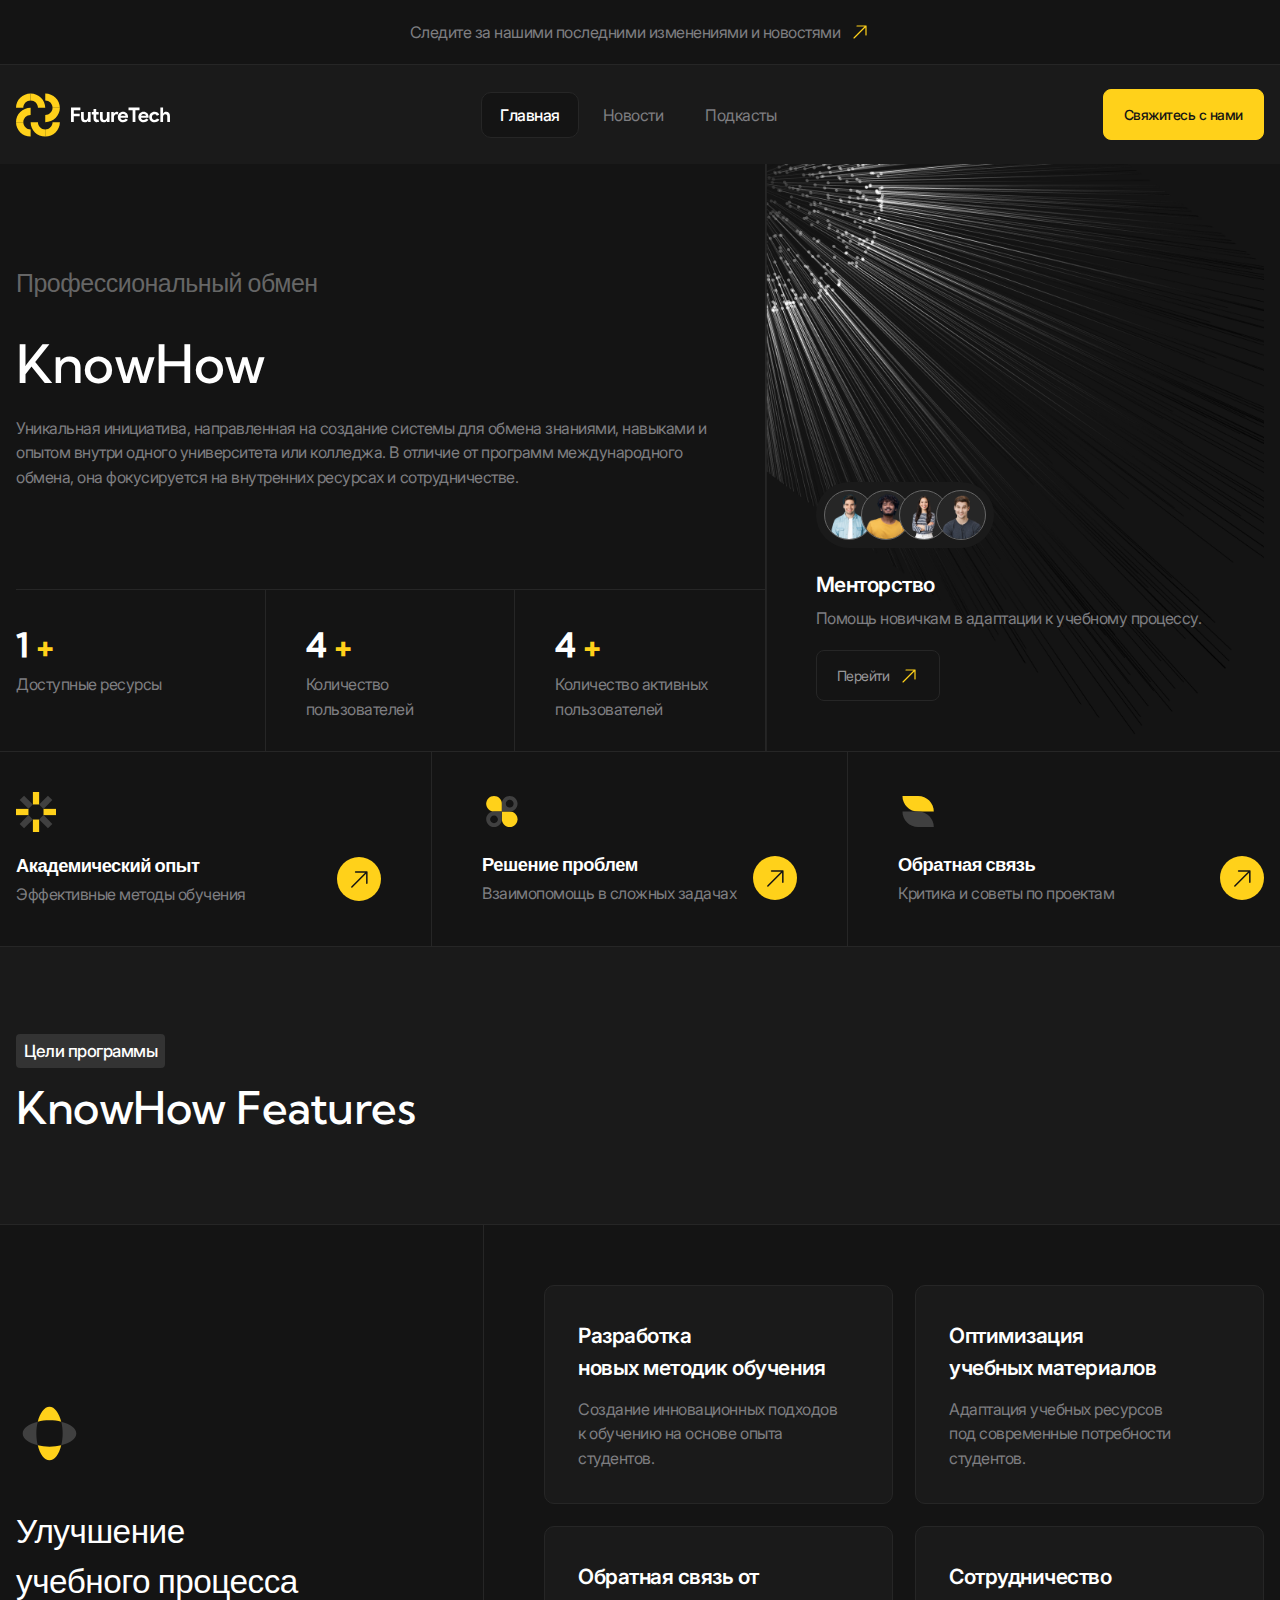
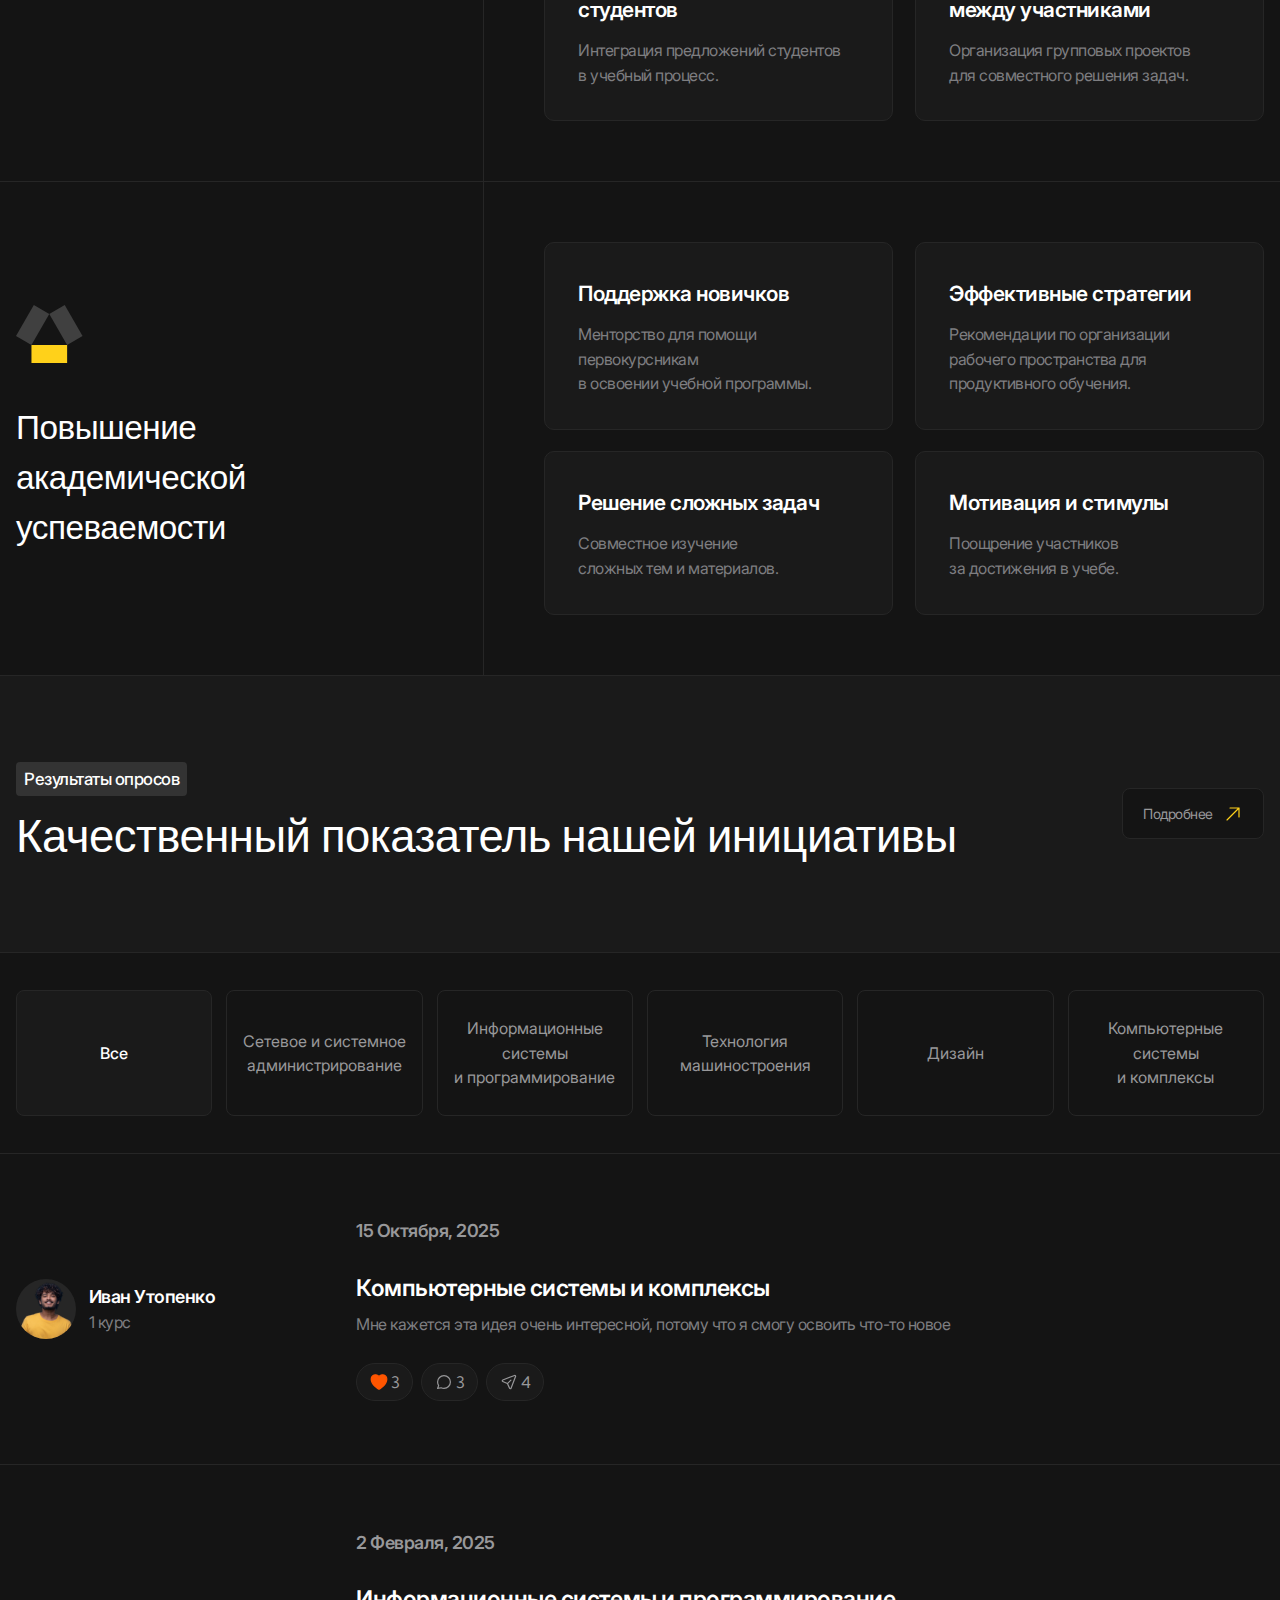
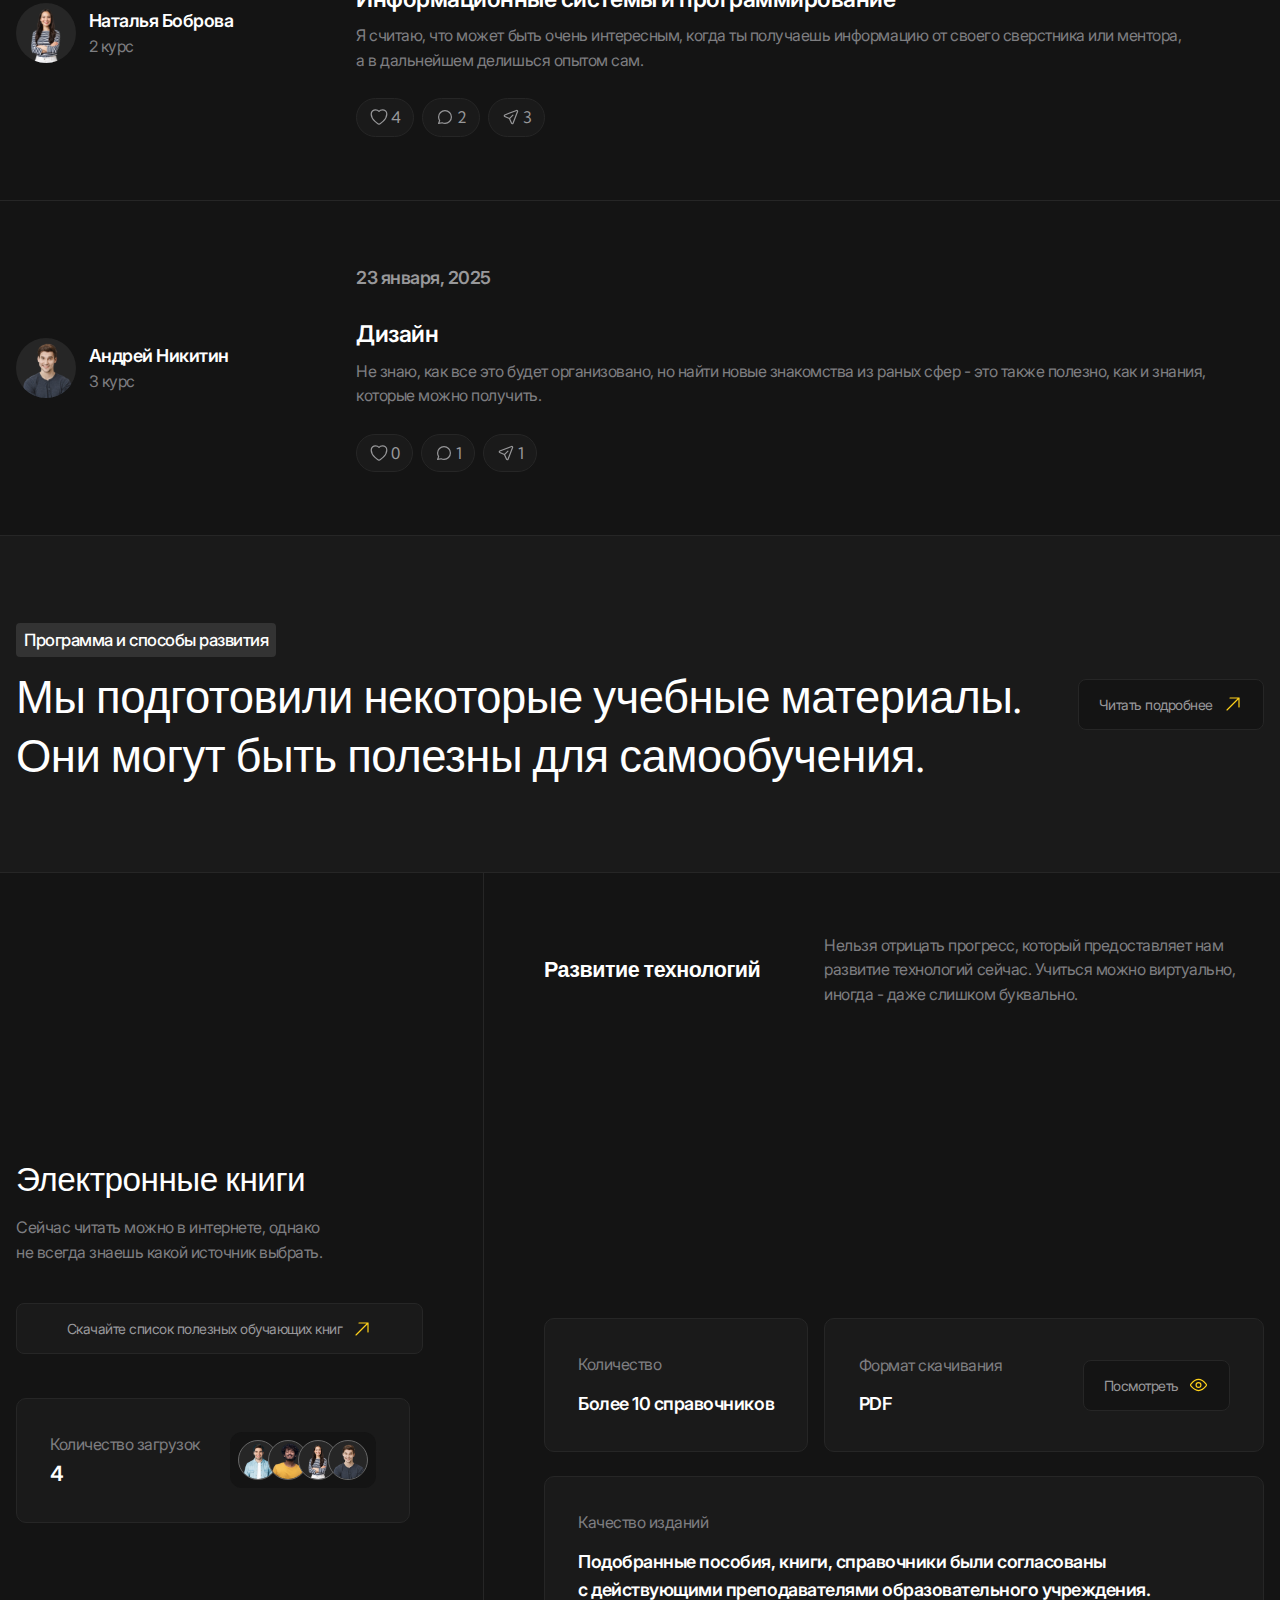
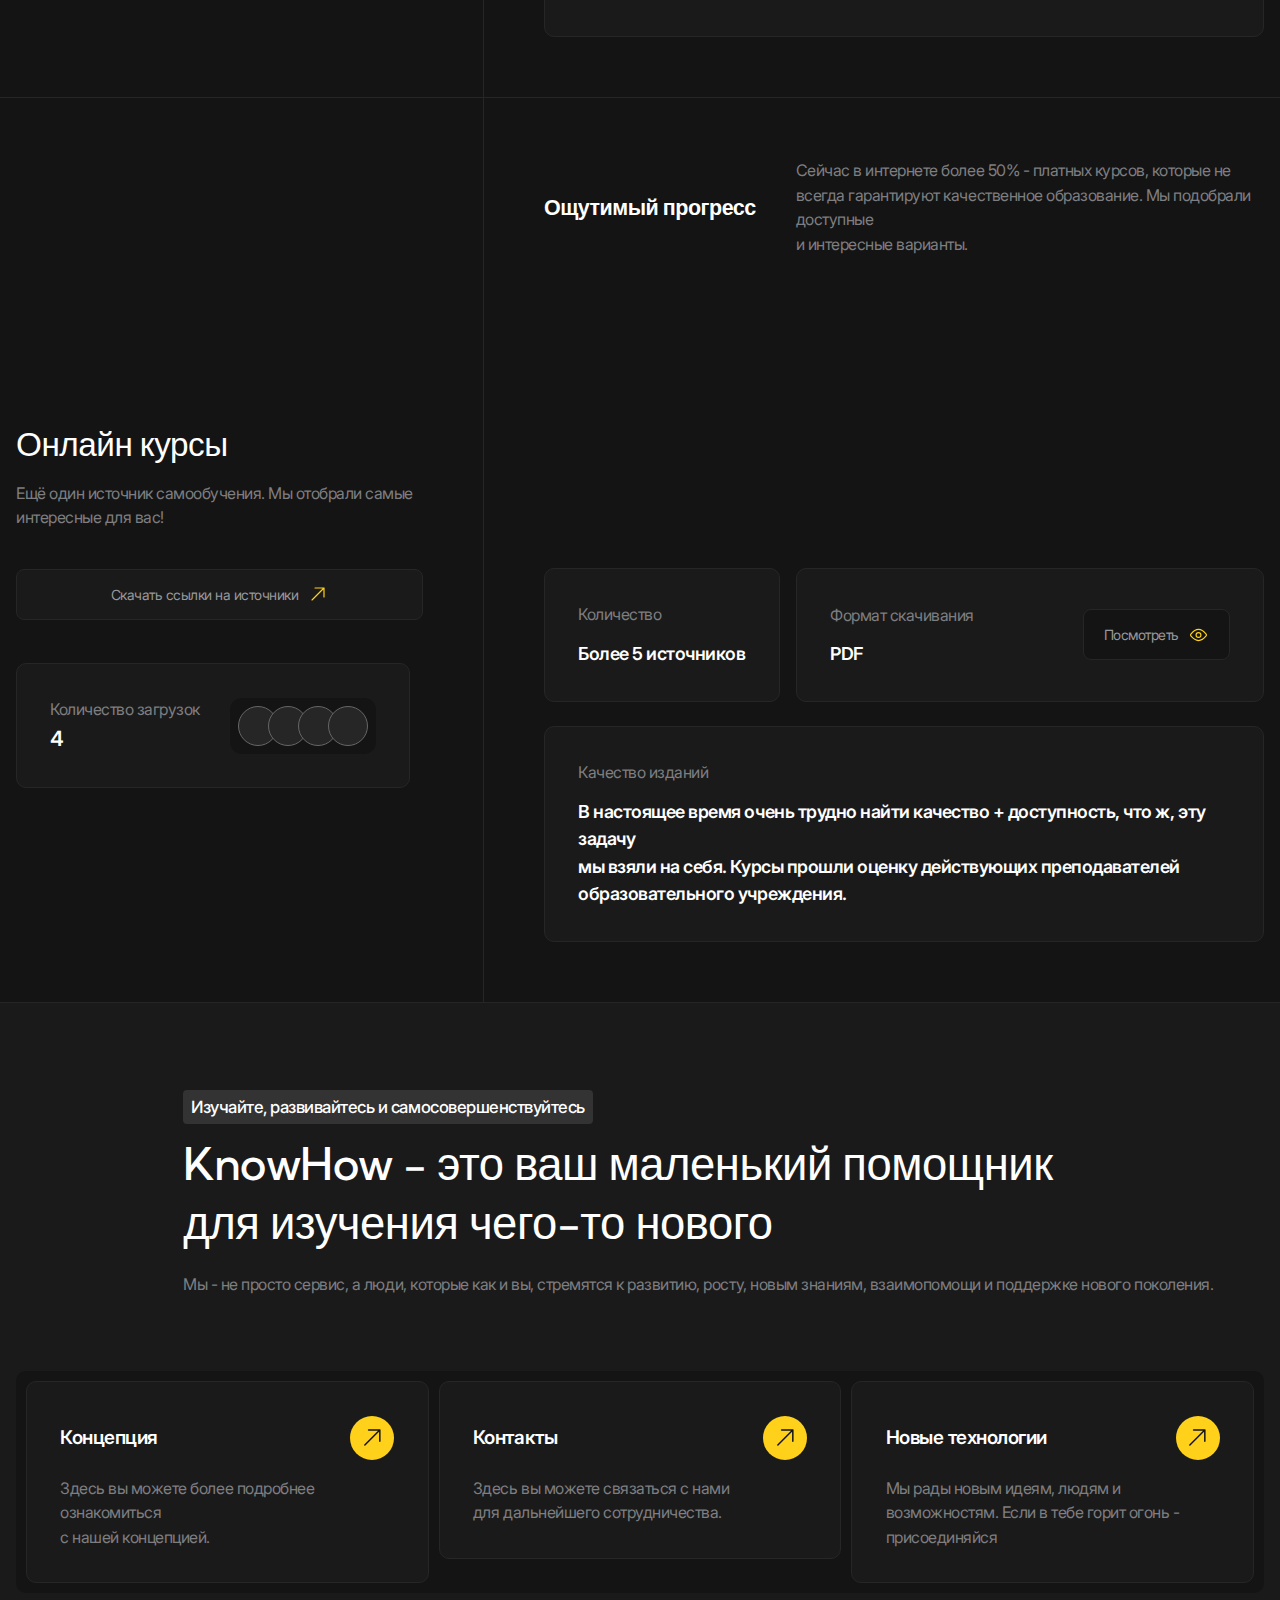
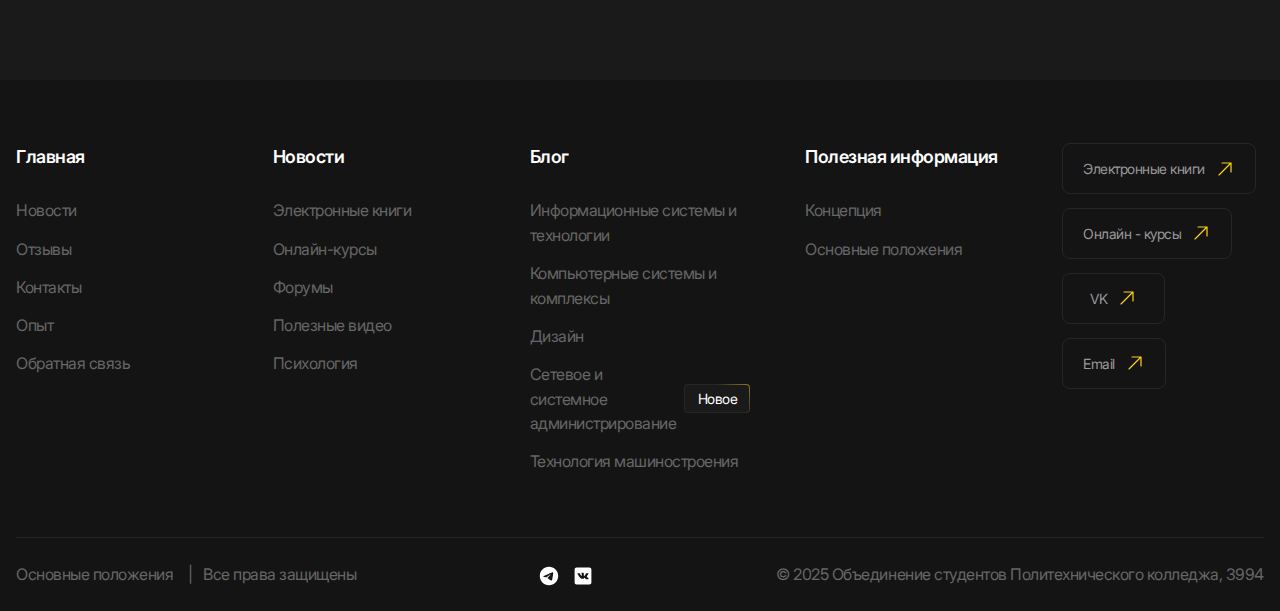
<file: index.html>
<!DOCTYPE html>
<html lang="ru">
<head>
    <meta charset="UTF-8"/>
    <meta
            name="viewport"
            content="width=device-width, user-scalable=no, initial-scale=1.0, maximum-scale=1.0, minimum-scale=1.0"
    />
    <meta http-equiv="X-UA-Compatible" content="ie=edge"/>
    <title>KnowHow | Главная</title>
    <link rel="stylesheet" href="./styles/main.css"/>
    <script src="./scripts/main.js" type="module" defer></script>
</head>
<body>
<header class="header" data-js-header>
    <div class="header__promo">
        <div class="header__promo-inner container">
            <a href="#!" class="header__promo-link"
            ><span class="icon icon__yellow-arrow"
            >Следите за нашими последними изменениями и новостями</span
            ></a
            >
        </div>
    </div>
    <div class="header__body">
        <div class="header__body-inner container">
            <a
                    href="./index.html"
                    class="header__logo logo"
                    aria-label="Home"
                    title="Home"
            >
                <img
                        src="./images/logo.svg"
                        alt=""
                        class="logo__image"
                        width="179"
                        height="50"
                />
            </a>
            <div class="header__overlay" data-js-header-overlay>
                <nav class="header__menu">
                    <ul class="header__menu-list">
                        <li class="header__menu-item">
                            <a href="./index.html" class="header__menu-link is-active"
                            >Главная</a
                            >
                        </li>
                        <li class="header__menu-item">
                            <a href="./news.html" class="header__menu-link">Новости</a>
                        </li>
                        <li class="header__menu-item">
                            <a href="./podcasts.html" class="header__menu-link"
                            >Подкасты</a
                            >
                        </li>
                    </ul>
                </nav>
                <a
                        href="./contacts.html"
                        class="header__contact-us-link button button--accent"
                >Свяжитесь с нами</a
                >
            </div>

            <button
                    class="header__burger-button burger-button visible-mobile"
                    type="button"
                    aria-label="Open Menu"
                    title="Open Menu"
                    data-js-header-burger-button
            >
                <span class="burger-button__line"></span>
                <span class="burger-button__line"></span>
                <span class="burger-button__line"></span>
            </button>
        </div>
    </div>
</header>

<main>
    <section class="hero" aria-labelledby="hero-title">
        <div class="hero__main container">
            <div class="hero__body">
                <p class="hero__subtitle">Профессиональный обмен</p>
                <h1 class="hero__title" id="hero-title">KnowHow</h1>
                <div class="hero__description">
                    <p>
                        Уникальная инициатива, направленная на создание системы для
                        обмена знаниями, навыками и опытом внутри одного университета
                        или колледжа. В отличие от программ международного обмена, она
                        фокусируется на внутренних ресурсах и сотрудничестве.
                    </p>
                </div>
            </div>
            <div
                    class="hero__metrics metrics full-vw-line full-vw-line--top full-vw-line--left"
            >
                <dl class="metrics__list">
                    <div class="metrics__item">
                        <dt class="metrics__key">Доступные ресурсы</dt>
                        <dd class="metrics__value h3">
                            1 <span class="metrics__sign">+</span>
                        </dd>
                    </div>
                    <div class="metrics__item">
                        <dt class="metrics__key">Количество пользователей</dt>
                        <dd class="metrics__value h3">
                            4 <span class="metrics__sign">+</span>
                        </dd>
                    </div>
                    <div class="metrics__item">
                        <dt class="metrics__key">Количество активных пользователей</dt>
                        <dd class="metrics__value h3">
                            4 <span class="metrics__sign">+</span>
                        </dd>
                    </div>
                </dl>
            </div>
            <div class="hero__resources-preview resources-preview">
                <div class="hero__resources-preview__team team">
                    <img
                            src="./images/team/1.png"
                            alt=""
                            width="60"
                            height="60"
                            class="team__person"
                            loading="lazy"
                    />
                    <img
                            src="./images/team/2.png"
                            alt=""
                            width="60"
                            height="60"
                            class="team__person"
                            loading="lazy"
                    />
                    <img
                            src="./images/team/3.png"
                            alt=""
                            width="60"
                            height="60"
                            class="team__person"
                            loading="lazy"
                    />
                    <img
                            src="./images/team/4.png"
                            alt=""
                            width="60"
                            height="60"
                            class="team__person"
                            loading="lazy"
                    />
                </div>
                <div class="resources-preview__body">
                    <p class="resources-preview__title h5">Менторство</p>
                    <p class="resources-preview__subtitle">
                        Помощь новичкам в адаптации к учебному процессу.
                    </p>
                </div>
                <a href="./news.html" class="resources-preview__button button">
                    <span class="icon icon__yellow-arrow">Перейти</span>
                </a>
            </div>
        </div>
        <div class="hero__advantages">
            <h2 class="visually-hidden">Our advantages</h2>
            <ul class="hero__advantages-list container">
                <li class="hero__advantages-item">
                    <div class="advantage-card">
                        <img
                                src="./images/advantages/icon-1.svg"
                                alt=""
                                width="50"
                                height="50"
                                class="advantage-card__image"
                                loading="lazy"
                        />
                        <a href="#!" class="advantage-card__link circle-icon">
                            <h3 class="advantage-card__title h6">Академический опыт</h3>
                            <p class="advantage-card__subtitle">
                                Эффективные методы обучения
                            </p>
                        </a>
                    </div>
                </li>
                <li class="hero__advantages-item">
                    <div class="advantage-card">
                        <img
                                src="./images/advantages/icon-2.svg"
                                alt=""
                                width="50"
                                height="50"
                                class="advantage-card__image"
                                loading="lazy"
                        />
                        <a href="#!" class="advantage-card__link circle-icon">
                            <h3 class="advantage-card__title h6">Решение проблем</h3>
                            <p class="advantage-card__subtitle">
                                Взаимопомощь в сложных задачах
                            </p>
                        </a>
                    </div>
                </li>
                <li class="hero__advantages-item">
                    <div class="advantage-card">
                        <img
                                src="./images/advantages/icon-3.svg"
                                alt=""
                                width="50"
                                height="50"
                                class="advantage-card__image"
                                loading="lazy"
                        />
                        <a href="#!" class="advantage-card__link circle-icon">
                            <h3 class="advantage-card__title h6">Обратная связь</h3>
                            <p class="advantage-card__subtitle">
                                Критика и советы по проектам
                            </p>
                        </a>
                    </div>
                </li>
            </ul>
        </div>
    </section>

    <section class="section" aria-labelledby="features-title">
        <header class="section__header">
            <div class="section__header-inner container">
                <div class="section__header-info">
                    <p class="section__subtitle tag">Цели программы</p>
                    <h2 class="section__title" id="features-title">
                        KnowHow Features
                    </h2>
                </div>
            </div>
        </header>
        <div class="section__body">
            <ul class="list">
                <li class="list__item">
                    <div class="card container">
                        <div class="card__preview">
                            <div class="card__preview-main">
                                <img
                                        class="card__preview-icon"
                                        src="./images/features/1.svg"
                                        alt=""
                                        width="80"
                                        height="80"
                                        loading="lazy"
                                />
                                <div class="card__preview-info">
                                    <h3 class="card__preview-title">
                                        Улучшение<br/>учебного процесса
                                    </h3>
                                </div>
                            </div>
                        </div>
                        <div class="card__body">
                            <div class="card__grid card__grid--2-cols">
                                <div class="card__cell tile">
                                    <h4 class="card__cell-title h5">
                                        Разработка <br/>
                                        новых методик обучения
                                    </h4>
                                    <p class="card__cell-description">
                                        Создание инновационных подходов <br/>
                                        к обучению на основе опыта студентов.
                                    </p>
                                </div>
                                <div class="card__cell tile">
                                    <h4 class="card__cell-title h5">
                                        Оптимизация <br/>
                                        учебных материалов
                                    </h4>
                                    <p class="card__cell-description">
                                        Адаптация учебных ресурсов <br/>
                                        под современные потребности студентов.
                                    </p>
                                </div>
                                <div class="card__cell tile">
                                    <h4 class="card__cell-title h5">
                                        Обратная связь от студентов
                                    </h4>
                                    <p class="card__cell-description">
                                        Интеграция предложений студентов <br/>
                                        в учебный процесс.
                                    </p>
                                </div>
                                <div class="card__cell tile">
                                    <h4 class="card__cell-title h5">
                                        Сотрудничество <br/>
                                        между участниками
                                    </h4>
                                    <p class="card__cell-description">
                                        Организация групповых проектов <br/>
                                        для совместного решения задач.
                                    </p>
                                </div>
                            </div>
                        </div>
                    </div>
                </li>
                <li class="list__item">
                    <div class="card container">
                        <div class="card__preview">
                            <div class="card__preview-main">
                                <img
                                        class="card__preview-icon"
                                        src="./images/features/2.svg"
                                        alt=""
                                        width="80"
                                        height="80"
                                        loading="lazy"
                                />
                                <div class="card__preview-info">
                                    <h3 class="card__preview-title">
                                        Повышение академической успеваемости
                                    </h3>
                                </div>
                            </div>
                        </div>
                        <div class="card__body">
                            <div class="card__grid card__grid--2-cols">
                                <div class="card__cell tile">
                                    <h4 class="card__cell-title h5">Поддержка новичков</h4>
                                    <p class="card__cell-description">
                                        Менторство для помощи первокурсникам <br/>
                                        в освоении учебной программы.
                                    </p>
                                </div>
                                <div class="card__cell tile">
                                    <h4 class="card__cell-title h5">Эффективные стратегии</h4>
                                    <p class="card__cell-description">
                                        Рекомендации по организации рабочего пространства для
                                        продуктивного обучения.
                                    </p>
                                </div>
                                <div class="card__cell tile">
                                    <h4 class="card__cell-title h5">Решение сложных задач</h4>
                                    <p class="card__cell-description">
                                        Совместное изучение <br/>
                                        сложных тем и материалов.
                                    </p>
                                </div>
                                <div class="card__cell tile">
                                    <h4 class="card__cell-title h5">Мотивация и стимулы</h4>
                                    <p class="card__cell-description">
                                        Поощрение участников <br/>
                                        за достижения в учебе.
                                    </p>
                                </div>
                            </div>
                        </div>
                    </div>
                </li>
            </ul>
        </div>
    </section>

    <section class="section" aria-labelledby="blog-title">
        <header class="section__header">
            <div class="section__header-inner container">
                <div class="section__header-info">
                    <p class="section__subtitle tag">Результаты опросов</p>
                    <h2 class="section__title" id="blog-title">
                        Качественный показатель нашей инициативы
                    </h2>
                </div>
                <div class="section__actions">
                    <a href="./blog.html" class="section__link button">
                        <span class="icon icon__yellow-arrow">Подробнее</span>
                    </a>
                </div>
            </div>
        </header>
        <div class="section__body tabs" data-js-tabs>
            <h3 class="visually-hidden" id="category-title">Blog Category</h3>
            <header class="tabs__header">
                <div
                        class="tabs__buttons container"
                        role="tablist"
                        aria-labelledby="blog-category-title"
                >
                    <button
                            class="tabs__button is-active"
                            id="tab-1"
                            type="button"
                            role="tab"
                            aria-controls="tabpanel-1"
                            data-js-tabs-button
                            aria-selected="false"
                    >
                        Все
                    </button>
                    <button
                            class="tabs__button"
                            id="tab-2"
                            type="button"
                            role="tab"
                            aria-controls="tabpanel-2"
                            data-js-tabs-button
                            aria-selected="false"
                            tabindex="-1"
                    >
                        Сетевое и системное администрирование
                    </button>
                    <button
                            class="tabs__button"
                            id="tab-3"
                            type="button"
                            role="tab"
                            aria-controls="tabpanel-3"
                            data-js-tabs-button
                            aria-selected="false"
                            tabindex="-1"
                    >
                        Информационные системы <br/>
                        и программирование
                    </button>
                    <button
                            class="tabs__button"
                            id="tab-4"
                            type="button"
                            role="tab"
                            aria-controls="tabpanel-4"
                            data-js-tabs-button
                            aria-selected="false"
                            tabindex="-1"
                    >
                        Технология машиностроения
                    </button>
                    <button
                            class="tabs__button"
                            id="tab-5"
                            type="button"
                            role="tab"
                            aria-controls="tabpanel-5"
                            data-js-tabs-button
                            aria-selected="false"
                            tabindex="-1"
                    >
                        Дизайн
                    </button>
                    <button
                            class="tabs__button"
                            id="tab-6"
                            type="button"
                            role="tab"
                            aria-controls="tabpanel-6"
                            data-js-tabs-button
                            aria-selected="false"
                            tabindex="-1"
                    >
                        Компьютерные системы <br/>
                        и комплексы
                    </button>
                </div>
            </header>
            <div class="tabs__body">
                <div
                        class="tabs__content is-active"
                        id="tabpanel-1"
                        aria-labelledby="tab-1"
                        tabindex="0"
                        data-js-tabs-content
                >
                    <ul class="list">
                        <li class="list__item">
                            <article class="blog-card container">
                                <div class="blog-card__author person-card">
                                    <img
                                            class="person-card__image"
                                            src="./images/blog/1.png"
                                            alt=""
                                            width="80"
                                            height="80"
                                            loading="lazy"
                                    />
                                    <div class="person-card__body">
                                        <p class="person-card__name">Иван Утопенко</p>
                                        <p class="person-card__department">1 курс</p>
                                    </div>
                                </div>
                                <div class="blog-card__body">
                                    <time class="blog-card__date h6" datetime="2025-10-15"
                                    >15 Октября, 2025
                                    </time
                                    >
                                    <div class="blog-card__info">
                                        <h4 class="blog-card__title">
                                            Компьютерные системы и комплексы
                                        </h4>
                                        <div class="blog-card__description">
                                            Мне кажется эта идея очень интересной, потому что я
                                            смогу освоить что-то новое
                                        </div>
                                    </div>
                                    <div class="blog-card__actions blog-actions">
                                        <ul class="blog-actions__list">
                                            <li class="blog-actions__item">
                                                <button
                                                        class="blog-actions__button is-active"
                                                        type="button"
                                                        aria-label="Dislike"
                                                        title="Dislike"
                                                >
                              <span class="blog-actions__icon-wrapper">
                                <svg
                                        width="24"
                                        height="25"
                                        viewBox="0 0 24 25"
                                        fill="none"
                                        xmlns="http://www.w3.org/2000/svg"
                                >
                                  <path
                                          d="M11.645 21.4107L11.6384 21.4071L11.6158 21.3949C11.5965 21.3844 11.5689 21.3693 11.5336 21.3496C11.4629 21.3101 11.3612 21.2524 11.233 21.1769C10.9765 21.0261 10.6132 20.8039 10.1785 20.515C9.31074 19.9381 8.15122 19.0901 6.9886 18.0063C4.68781 15.8615 2.25 12.6751 2.25 8.75C2.25 5.82194 4.7136 3.5 7.6875 3.5C9.43638 3.5 11.0023 4.29909 12 5.5516C12.9977 4.29909 14.5636 3.5 16.3125 3.5C19.2864 3.5 21.75 5.82194 21.75 8.75C21.75 12.6751 19.3122 15.8615 17.0114 18.0063C15.8488 19.0901 14.6893 19.9381 13.8215 20.515C13.3868 20.8039 13.0235 21.0261 12.767 21.1769C12.6388 21.2524 12.5371 21.3101 12.4664 21.3496C12.4311 21.3693 12.4035 21.3844 12.3842 21.3949L12.3616 21.4071L12.355 21.4107L12.3523 21.4121C12.1323 21.5289 11.8677 21.5289 11.6477 21.4121L11.645 21.4107Z"
                                          stroke="#666666"
                                          stroke-width="1.5"
                                          stroke-linejoin="round"
                                  />
                                </svg>
                              </span>
                                                    <span>3</span>
                                                </button>
                                            </li>
                                            <li class="blog-actions__item">
                                                <button
                                                        class="blog-actions__button"
                                                        type="button"
                                                        aria-label="Discuss"
                                                        title="Discuss"
                                                >
                              <span class="blog-actions__icon-wrapper">
                                <svg
                                        width="24"
                                        height="25"
                                        viewBox="0 0 24 25"
                                        fill="none"
                                        xmlns="http://www.w3.org/2000/svg"
                                >
                                  <path
                                          d="M8.48581 19.6888C9.54657 20.2083 10.7392 20.5 12 20.5C16.4183 20.5 20 16.9183 20 12.5C20 8.08172 16.4183 4.5 12 4.5C7.58172 4.5 4 8.08172 4 12.5C4 14.1401 4.49356 15.665 5.34026 16.9341M8.48581 19.6888L4 20.5L5.34026 16.9341M8.48581 19.6888L8.49231 19.6877M5.34026 16.9341L5.34154 16.9308"
                                          stroke="#666666"
                                          stroke-width="1.5"
                                          stroke-linecap="round"
                                          stroke-linejoin="round"
                                  />
                                </svg>
                              </span>
                                                    <span>3</span>
                                                </button>
                                            </li>
                                            <li class="blog-actions__item">
                                                <button
                                                        class="blog-actions__button"
                                                        type="button"
                                                        aria-label="Share"
                                                        title="Share"
                                                >
                              <span class="blog-actions__icon-wrapper">
                                <svg
                                        width="24"
                                        height="25"
                                        viewBox="0 0 24 25"
                                        fill="none"
                                        xmlns="http://www.w3.org/2000/svg"
                                >
                                  <path
                                          d="M10.0384 14.4616L4.1719 11.7951C3.36454 11.4281 3.39898 10.2697 4.22673 9.95134L18.8999 4.30781C19.7087 3.99675 20.5033 4.79139 20.1922 5.60013L14.5487 20.2733C14.2303 21.1011 13.072 21.1355 12.705 20.3281L10.0384 14.4616ZM10.0384 14.4616L14.4231 10.077"
                                          stroke="#666666"
                                          stroke-width="1.5"
                                          stroke-linecap="round"
                                          stroke-linejoin="round"
                                  />
                                </svg>
                              </span>
                                                    <span>4</span>
                                                </button>
                                            </li>
                                        </ul>
                                    </div>
                                </div>
                            </article>
                        </li>
                        <li class="list__item">
                            <article class="blog-card container">
                                <div class="blog-card__author person-card">
                                    <img
                                            class="person-card__image"
                                            src="./images/blog/2.png"
                                            alt=""
                                            width="80"
                                            height="80"
                                            loading="lazy"
                                    />
                                    <div class="person-card__body">
                                        <p class="person-card__name">Наталья Боброва</p>
                                        <p class="person-card__department">2 курс</p>
                                    </div>
                                </div>
                                <div class="blog-card__body">
                                    <time class="blog-card__date h6" datetime="2023-9-5"
                                    >2 Февраля, 2025
                                    </time
                                    >
                                    <div class="blog-card__info">
                                        <h4 class="blog-card__title">
                                            Информационные системы и программирование
                                        </h4>
                                        <div class="blog-card__description">
                                            Я считаю, что может быть очень интересным, когда ты
                                            получаешь информацию от своего сверстника или ментора,
                                            <br/>
                                            а в дальнейшем делишься опытом сам.
                                        </div>
                                    </div>
                                    <div class="blog-card__actions blog-actions">
                                        <ul class="blog-actions__list">
                                            <li class="blog-actions__item">
                                                <button
                                                        class="blog-actions__button"
                                                        type="button"
                                                        aria-label="Like"
                                                        title="Like"
                                                >
                              <span class="blog-actions__icon-wrapper">
                                <svg
                                        width="24"
                                        height="25"
                                        viewBox="0 0 24 25"
                                        fill="none"
                                        xmlns="http://www.w3.org/2000/svg"
                                >
                                  <path
                                          d="M11.645 21.4107L11.6384 21.4071L11.6158 21.3949C11.5965 21.3844 11.5689 21.3693 11.5336 21.3496C11.4629 21.3101 11.3612 21.2524 11.233 21.1769C10.9765 21.0261 10.6132 20.8039 10.1785 20.515C9.31074 19.9381 8.15122 19.0901 6.9886 18.0063C4.68781 15.8615 2.25 12.6751 2.25 8.75C2.25 5.82194 4.7136 3.5 7.6875 3.5C9.43638 3.5 11.0023 4.29909 12 5.5516C12.9977 4.29909 14.5636 3.5 16.3125 3.5C19.2864 3.5 21.75 5.82194 21.75 8.75C21.75 12.6751 19.3122 15.8615 17.0114 18.0063C15.8488 19.0901 14.6893 19.9381 13.8215 20.515C13.3868 20.8039 13.0235 21.0261 12.767 21.1769C12.6388 21.2524 12.5371 21.3101 12.4664 21.3496C12.4311 21.3693 12.4035 21.3844 12.3842 21.3949L12.3616 21.4071L12.355 21.4107L12.3523 21.4121C12.1323 21.5289 11.8677 21.5289 11.6477 21.4121L11.645 21.4107Z"
                                          stroke="#666666"
                                          stroke-width="1.5"
                                          stroke-linejoin="round"
                                  />
                                </svg>
                              </span>
                                                    <span>4</span>
                                                </button>
                                            </li>
                                            <li class="blog-actions__item">
                                                <button
                                                        class="blog-actions__button"
                                                        type="button"
                                                        aria-label="Discuss"
                                                        title="Discuss"
                                                >
                              <span class="blog-actions__icon-wrapper">
                                <svg
                                        width="24"
                                        height="25"
                                        viewBox="0 0 24 25"
                                        fill="none"
                                        xmlns="http://www.w3.org/2000/svg"
                                >
                                  <path
                                          d="M8.48581 19.6888C9.54657 20.2083 10.7392 20.5 12 20.5C16.4183 20.5 20 16.9183 20 12.5C20 8.08172 16.4183 4.5 12 4.5C7.58172 4.5 4 8.08172 4 12.5C4 14.1401 4.49356 15.665 5.34026 16.9341M8.48581 19.6888L4 20.5L5.34026 16.9341M8.48581 19.6888L8.49231 19.6877M5.34026 16.9341L5.34154 16.9308"
                                          stroke="#666666"
                                          stroke-width="1.5"
                                          stroke-linecap="round"
                                          stroke-linejoin="round"
                                  />
                                </svg>
                              </span>
                                                    <span>2</span>
                                                </button>
                                            </li>
                                            <li class="blog-actions__item">
                                                <button
                                                        class="blog-actions__button"
                                                        type="button"
                                                        aria-label="Share"
                                                        title="Share"
                                                >
                              <span class="blog-actions__icon-wrapper">
                                <svg
                                        width="24"
                                        height="25"
                                        viewBox="0 0 24 25"
                                        fill="none"
                                        xmlns="http://www.w3.org/2000/svg"
                                >
                                  <path
                                          d="M10.0384 14.4616L4.1719 11.7951C3.36454 11.4281 3.39898 10.2697 4.22673 9.95134L18.8999 4.30781C19.7087 3.99675 20.5033 4.79139 20.1922 5.60013L14.5487 20.2733C14.2303 21.1011 13.072 21.1355 12.705 20.3281L10.0384 14.4616ZM10.0384 14.4616L14.4231 10.077"
                                          stroke="#666666"
                                          stroke-width="1.5"
                                          stroke-linecap="round"
                                          stroke-linejoin="round"
                                  />
                                </svg>
                              </span>
                                                    <span>3</span>
                                                </button>
                                            </li>
                                        </ul>
                                    </div>
                                </div>
                            </article>
                        </li>
                        <li class="list__item">
                            <article class="blog-card container">
                                <div class="blog-card__author person-card">
                                    <img
                                            class="person-card__image"
                                            src="./images/blog/3.png"
                                            alt=""
                                            width="80"
                                            height="80"
                                            loading="lazy"
                                    />
                                    <div class="person-card__body">
                                        <p class="person-card__name">Андрей Никитин</p>
                                        <p class="person-card__department">3 курс</p>
                                    </div>
                                </div>
                                <div class="blog-card__body">
                                    <time class="blog-card__date h6" datetime="2023-10-11"
                                    >23 января, 2025
                                    </time
                                    >
                                    <div class="blog-card__info">
                                        <h4 class="blog-card__title">Дизайн</h4>
                                        <div class="blog-card__description">
                                            Не знаю, как все это будет организовано, но найти
                                            новые знакомства из раных сфер - это также полезно,
                                            как и знания, которые можно получить.
                                        </div>
                                    </div>
                                    <div class="blog-card__actions blog-actions">
                                        <ul class="blog-actions__list">
                                            <li class="blog-actions__item">
                                                <button
                                                        class="blog-actions__button"
                                                        type="button"
                                                        aria-label="Like"
                                                        title="Like"
                                                >
                              <span class="blog-actions__icon-wrapper">
                                <svg
                                        width="24"
                                        height="25"
                                        viewBox="0 0 24 25"
                                        fill="none"
                                        xmlns="http://www.w3.org/2000/svg"
                                >
                                  <path
                                          d="M11.645 21.4107L11.6384 21.4071L11.6158 21.3949C11.5965 21.3844 11.5689 21.3693 11.5336 21.3496C11.4629 21.3101 11.3612 21.2524 11.233 21.1769C10.9765 21.0261 10.6132 20.8039 10.1785 20.515C9.31074 19.9381 8.15122 19.0901 6.9886 18.0063C4.68781 15.8615 2.25 12.6751 2.25 8.75C2.25 5.82194 4.7136 3.5 7.6875 3.5C9.43638 3.5 11.0023 4.29909 12 5.5516C12.9977 4.29909 14.5636 3.5 16.3125 3.5C19.2864 3.5 21.75 5.82194 21.75 8.75C21.75 12.6751 19.3122 15.8615 17.0114 18.0063C15.8488 19.0901 14.6893 19.9381 13.8215 20.515C13.3868 20.8039 13.0235 21.0261 12.767 21.1769C12.6388 21.2524 12.5371 21.3101 12.4664 21.3496C12.4311 21.3693 12.4035 21.3844 12.3842 21.3949L12.3616 21.4071L12.355 21.4107L12.3523 21.4121C12.1323 21.5289 11.8677 21.5289 11.6477 21.4121L11.645 21.4107Z"
                                          stroke="#666666"
                                          stroke-width="1.5"
                                          stroke-linejoin="round"
                                  />
                                </svg>
                              </span>
                                                    <span>0</span>
                                                </button>
                                            </li>
                                            <li class="blog-actions__item">
                                                <button
                                                        class="blog-actions__button"
                                                        type="button"
                                                        aria-label="Discuss"
                                                        title="Discuss"
                                                >
                              <span class="blog-actions__icon-wrapper">
                                <svg
                                        width="24"
                                        height="25"
                                        viewBox="0 0 24 25"
                                        fill="none"
                                        xmlns="http://www.w3.org/2000/svg"
                                >
                                  <path
                                          d="M8.48581 19.6888C9.54657 20.2083 10.7392 20.5 12 20.5C16.4183 20.5 20 16.9183 20 12.5C20 8.08172 16.4183 4.5 12 4.5C7.58172 4.5 4 8.08172 4 12.5C4 14.1401 4.49356 15.665 5.34026 16.9341M8.48581 19.6888L4 20.5L5.34026 16.9341M8.48581 19.6888L8.49231 19.6877M5.34026 16.9341L5.34154 16.9308"
                                          stroke="#666666"
                                          stroke-width="1.5"
                                          stroke-linecap="round"
                                          stroke-linejoin="round"
                                  />
                                </svg>
                              </span>
                                                    <span>1</span>
                                                </button>
                                            </li>
                                            <li class="blog-actions__item">
                                                <button
                                                        class="blog-actions__button"
                                                        type="button"
                                                        aria-label="Share"
                                                        title="Share"
                                                >
                              <span class="blog-actions__icon-wrapper">
                                <svg
                                        width="24"
                                        height="25"
                                        viewBox="0 0 24 25"
                                        fill="none"
                                        xmlns="http://www.w3.org/2000/svg"
                                >
                                  <path
                                          d="M10.0384 14.4616L4.1719 11.7951C3.36454 11.4281 3.39898 10.2697 4.22673 9.95134L18.8999 4.30781C19.7087 3.99675 20.5033 4.79139 20.1922 5.60013L14.5487 20.2733C14.2303 21.1011 13.072 21.1355 12.705 20.3281L10.0384 14.4616ZM10.0384 14.4616L14.4231 10.077"
                                          stroke="#666666"
                                          stroke-width="1.5"
                                          stroke-linecap="round"
                                          stroke-linejoin="round"
                                  />
                                </svg>
                              </span>
                                                    <span>1</span>
                                                </button>
                                            </li>
                                        </ul>
                                    </div>
                                </div>
                            </article>
                        </li>
                    </ul>
                </div>
                <div
                        class="tabs__content"
                        id="tabpanel-2"
                        aria-labelledby="tab-2"
                        tabindex="0"
                        data-js-tabs-content
                >
                    <ul class="list">
                        <li class="list__item">
                            <article class="blog-card container">
                                <div class="blog-card__author person-card">
                                    <img
                                            class="person-card__image"
                                            src="./images/blog/1.png"
                                            alt=""
                                            width="80"
                                            height="80"
                                            loading="lazy"
                                    />
                                    <div class="person-card__body">
                                        <p class="person-card__name">Иван Утопенко</p>
                                        <p class="person-card__department">1 курс</p>
                                    </div>
                                </div>
                                <div class="blog-card__body">
                                    <time class="blog-card__date h6" datetime="2025-10-15"
                                    >15 Октября, 2025
                                    </time
                                    >
                                    <div class="blog-card__info">
                                        <h4 class="blog-card__title">
                                            Компьютерные системы и комплексы
                                        </h4>
                                        <div class="blog-card__description">
                                            Мне кажется эта идея очень интересной, потому что я
                                            смогу освоить что-то новое
                                        </div>
                                    </div>
                                    <div class="blog-card__actions blog-actions">
                                        <ul class="blog-actions__list">
                                            <li class="blog-actions__item">
                                                <button
                                                        class="blog-actions__button is-active"
                                                        type="button"
                                                        aria-label="Dislike"
                                                        title="Dislike"
                                                >
                              <span class="blog-actions__icon-wrapper">
                                <svg
                                        width="24"
                                        height="25"
                                        viewBox="0 0 24 25"
                                        fill="none"
                                        xmlns="http://www.w3.org/2000/svg"
                                >
                                  <path
                                          d="M11.645 21.4107L11.6384 21.4071L11.6158 21.3949C11.5965 21.3844 11.5689 21.3693 11.5336 21.3496C11.4629 21.3101 11.3612 21.2524 11.233 21.1769C10.9765 21.0261 10.6132 20.8039 10.1785 20.515C9.31074 19.9381 8.15122 19.0901 6.9886 18.0063C4.68781 15.8615 2.25 12.6751 2.25 8.75C2.25 5.82194 4.7136 3.5 7.6875 3.5C9.43638 3.5 11.0023 4.29909 12 5.5516C12.9977 4.29909 14.5636 3.5 16.3125 3.5C19.2864 3.5 21.75 5.82194 21.75 8.75C21.75 12.6751 19.3122 15.8615 17.0114 18.0063C15.8488 19.0901 14.6893 19.9381 13.8215 20.515C13.3868 20.8039 13.0235 21.0261 12.767 21.1769C12.6388 21.2524 12.5371 21.3101 12.4664 21.3496C12.4311 21.3693 12.4035 21.3844 12.3842 21.3949L12.3616 21.4071L12.355 21.4107L12.3523 21.4121C12.1323 21.5289 11.8677 21.5289 11.6477 21.4121L11.645 21.4107Z"
                                          stroke="#666666"
                                          stroke-width="1.5"
                                          stroke-linejoin="round"
                                  />
                                </svg>
                              </span>
                                                    <span>3</span>
                                                </button>
                                            </li>
                                            <li class="blog-actions__item">
                                                <button
                                                        class="blog-actions__button"
                                                        type="button"
                                                        aria-label="Discuss"
                                                        title="Discuss"
                                                >
                              <span class="blog-actions__icon-wrapper">
                                <svg
                                        width="24"
                                        height="25"
                                        viewBox="0 0 24 25"
                                        fill="none"
                                        xmlns="http://www.w3.org/2000/svg"
                                >
                                  <path
                                          d="M8.48581 19.6888C9.54657 20.2083 10.7392 20.5 12 20.5C16.4183 20.5 20 16.9183 20 12.5C20 8.08172 16.4183 4.5 12 4.5C7.58172 4.5 4 8.08172 4 12.5C4 14.1401 4.49356 15.665 5.34026 16.9341M8.48581 19.6888L4 20.5L5.34026 16.9341M8.48581 19.6888L8.49231 19.6877M5.34026 16.9341L5.34154 16.9308"
                                          stroke="#666666"
                                          stroke-width="1.5"
                                          stroke-linecap="round"
                                          stroke-linejoin="round"
                                  />
                                </svg>
                              </span>
                                                    <span>3</span>
                                                </button>
                                            </li>
                                            <li class="blog-actions__item">
                                                <button
                                                        class="blog-actions__button"
                                                        type="button"
                                                        aria-label="Share"
                                                        title="Share"
                                                >
                              <span class="blog-actions__icon-wrapper">
                                <svg
                                        width="24"
                                        height="25"
                                        viewBox="0 0 24 25"
                                        fill="none"
                                        xmlns="http://www.w3.org/2000/svg"
                                >
                                  <path
                                          d="M10.0384 14.4616L4.1719 11.7951C3.36454 11.4281 3.39898 10.2697 4.22673 9.95134L18.8999 4.30781C19.7087 3.99675 20.5033 4.79139 20.1922 5.60013L14.5487 20.2733C14.2303 21.1011 13.072 21.1355 12.705 20.3281L10.0384 14.4616ZM10.0384 14.4616L14.4231 10.077"
                                          stroke="#666666"
                                          stroke-width="1.5"
                                          stroke-linecap="round"
                                          stroke-linejoin="round"
                                  />
                                </svg>
                              </span>
                                                    <span>4</span>
                                                </button>
                                            </li>
                                        </ul>
                                    </div>
                                </div>
                            </article>
                        </li>
                        <li class="list__item">
                            <article class="blog-card container">
                                <div class="blog-card__author person-card">
                                    <img
                                            class="person-card__image"
                                            src="./images/blog/2.png"
                                            alt=""
                                            width="80"
                                            height="80"
                                            loading="lazy"
                                    />
                                    <div class="person-card__body">
                                        <p class="person-card__name">Наталья Боброва</p>
                                        <p class="person-card__department">2 курс</p>
                                    </div>
                                </div>
                                <div class="blog-card__body">
                                    <time class="blog-card__date h6" datetime="2023-9-5"
                                    >2 Февраля, 2025
                                    </time
                                    >
                                    <div class="blog-card__info">
                                        <h4 class="blog-card__title">
                                            Информационные системы и программирование
                                        </h4>
                                        <div class="blog-card__description">
                                            Я считаю, что может быть очень интересным, когда ты
                                            получаешь информацию от своего сверстника или ментора,
                                            <br/>
                                            а в дальнейшем делишься опытом сам.
                                        </div>
                                    </div>
                                    <div class="blog-card__actions blog-actions">
                                        <ul class="blog-actions__list">
                                            <li class="blog-actions__item">
                                                <button
                                                        class="blog-actions__button"
                                                        type="button"
                                                        aria-label="Like"
                                                        title="Like"
                                                >
                              <span class="blog-actions__icon-wrapper">
                                <svg
                                        width="24"
                                        height="25"
                                        viewBox="0 0 24 25"
                                        fill="none"
                                        xmlns="http://www.w3.org/2000/svg"
                                >
                                  <path
                                          d="M11.645 21.4107L11.6384 21.4071L11.6158 21.3949C11.5965 21.3844 11.5689 21.3693 11.5336 21.3496C11.4629 21.3101 11.3612 21.2524 11.233 21.1769C10.9765 21.0261 10.6132 20.8039 10.1785 20.515C9.31074 19.9381 8.15122 19.0901 6.9886 18.0063C4.68781 15.8615 2.25 12.6751 2.25 8.75C2.25 5.82194 4.7136 3.5 7.6875 3.5C9.43638 3.5 11.0023 4.29909 12 5.5516C12.9977 4.29909 14.5636 3.5 16.3125 3.5C19.2864 3.5 21.75 5.82194 21.75 8.75C21.75 12.6751 19.3122 15.8615 17.0114 18.0063C15.8488 19.0901 14.6893 19.9381 13.8215 20.515C13.3868 20.8039 13.0235 21.0261 12.767 21.1769C12.6388 21.2524 12.5371 21.3101 12.4664 21.3496C12.4311 21.3693 12.4035 21.3844 12.3842 21.3949L12.3616 21.4071L12.355 21.4107L12.3523 21.4121C12.1323 21.5289 11.8677 21.5289 11.6477 21.4121L11.645 21.4107Z"
                                          stroke="#666666"
                                          stroke-width="1.5"
                                          stroke-linejoin="round"
                                  />
                                </svg>
                              </span>
                                                    <span>4</span>
                                                </button>
                                            </li>
                                            <li class="blog-actions__item">
                                                <button
                                                        class="blog-actions__button"
                                                        type="button"
                                                        aria-label="Discuss"
                                                        title="Discuss"
                                                >
                              <span class="blog-actions__icon-wrapper">
                                <svg
                                        width="24"
                                        height="25"
                                        viewBox="0 0 24 25"
                                        fill="none"
                                        xmlns="http://www.w3.org/2000/svg"
                                >
                                  <path
                                          d="M8.48581 19.6888C9.54657 20.2083 10.7392 20.5 12 20.5C16.4183 20.5 20 16.9183 20 12.5C20 8.08172 16.4183 4.5 12 4.5C7.58172 4.5 4 8.08172 4 12.5C4 14.1401 4.49356 15.665 5.34026 16.9341M8.48581 19.6888L4 20.5L5.34026 16.9341M8.48581 19.6888L8.49231 19.6877M5.34026 16.9341L5.34154 16.9308"
                                          stroke="#666666"
                                          stroke-width="1.5"
                                          stroke-linecap="round"
                                          stroke-linejoin="round"
                                  />
                                </svg>
                              </span>
                                                    <span>2</span>
                                                </button>
                                            </li>
                                            <li class="blog-actions__item">
                                                <button
                                                        class="blog-actions__button"
                                                        type="button"
                                                        aria-label="Share"
                                                        title="Share"
                                                >
                              <span class="blog-actions__icon-wrapper">
                                <svg
                                        width="24"
                                        height="25"
                                        viewBox="0 0 24 25"
                                        fill="none"
                                        xmlns="http://www.w3.org/2000/svg"
                                >
                                  <path
                                          d="M10.0384 14.4616L4.1719 11.7951C3.36454 11.4281 3.39898 10.2697 4.22673 9.95134L18.8999 4.30781C19.7087 3.99675 20.5033 4.79139 20.1922 5.60013L14.5487 20.2733C14.2303 21.1011 13.072 21.1355 12.705 20.3281L10.0384 14.4616ZM10.0384 14.4616L14.4231 10.077"
                                          stroke="#666666"
                                          stroke-width="1.5"
                                          stroke-linecap="round"
                                          stroke-linejoin="round"
                                  />
                                </svg>
                              </span>
                                                    <span>3</span>
                                                </button>
                                            </li>
                                        </ul>
                                    </div>
                                </div>
                            </article>
                        </li>
                        <li class="list__item">
                            <article class="blog-card container">
                                <div class="blog-card__author person-card">
                                    <img
                                            class="person-card__image"
                                            src="./images/blog/3.png"
                                            alt=""
                                            width="80"
                                            height="80"
                                            loading="lazy"
                                    />
                                    <div class="person-card__body">
                                        <p class="person-card__name">Андрей Никитин</p>
                                        <p class="person-card__department">3 курс</p>
                                    </div>
                                </div>
                                <div class="blog-card__body">
                                    <time class="blog-card__date h6" datetime="2023-10-11"
                                    >23 января, 2025
                                    </time
                                    >
                                    <div class="blog-card__info">
                                        <h4 class="blog-card__title">Дизайн</h4>
                                        <div class="blog-card__description">
                                            Не знаю, как все это будет организовано, но найти
                                            новые знакомства из раных сфер - это также полезно,
                                            как и знания, которые можно получить.
                                        </div>
                                    </div>
                                    <div class="blog-card__actions blog-actions">
                                        <ul class="blog-actions__list">
                                            <li class="blog-actions__item">
                                                <button
                                                        class="blog-actions__button"
                                                        type="button"
                                                        aria-label="Like"
                                                        title="Like"
                                                >
                              <span class="blog-actions__icon-wrapper">
                                <svg
                                        width="24"
                                        height="25"
                                        viewBox="0 0 24 25"
                                        fill="none"
                                        xmlns="http://www.w3.org/2000/svg"
                                >
                                  <path
                                          d="M11.645 21.4107L11.6384 21.4071L11.6158 21.3949C11.5965 21.3844 11.5689 21.3693 11.5336 21.3496C11.4629 21.3101 11.3612 21.2524 11.233 21.1769C10.9765 21.0261 10.6132 20.8039 10.1785 20.515C9.31074 19.9381 8.15122 19.0901 6.9886 18.0063C4.68781 15.8615 2.25 12.6751 2.25 8.75C2.25 5.82194 4.7136 3.5 7.6875 3.5C9.43638 3.5 11.0023 4.29909 12 5.5516C12.9977 4.29909 14.5636 3.5 16.3125 3.5C19.2864 3.5 21.75 5.82194 21.75 8.75C21.75 12.6751 19.3122 15.8615 17.0114 18.0063C15.8488 19.0901 14.6893 19.9381 13.8215 20.515C13.3868 20.8039 13.0235 21.0261 12.767 21.1769C12.6388 21.2524 12.5371 21.3101 12.4664 21.3496C12.4311 21.3693 12.4035 21.3844 12.3842 21.3949L12.3616 21.4071L12.355 21.4107L12.3523 21.4121C12.1323 21.5289 11.8677 21.5289 11.6477 21.4121L11.645 21.4107Z"
                                          stroke="#666666"
                                          stroke-width="1.5"
                                          stroke-linejoin="round"
                                  />
                                </svg>
                              </span>
                                                    <span>0</span>
                                                </button>
                                            </li>
                                            <li class="blog-actions__item">
                                                <button
                                                        class="blog-actions__button"
                                                        type="button"
                                                        aria-label="Discuss"
                                                        title="Discuss"
                                                >
                              <span class="blog-actions__icon-wrapper">
                                <svg
                                        width="24"
                                        height="25"
                                        viewBox="0 0 24 25"
                                        fill="none"
                                        xmlns="http://www.w3.org/2000/svg"
                                >
                                  <path
                                          d="M8.48581 19.6888C9.54657 20.2083 10.7392 20.5 12 20.5C16.4183 20.5 20 16.9183 20 12.5C20 8.08172 16.4183 4.5 12 4.5C7.58172 4.5 4 8.08172 4 12.5C4 14.1401 4.49356 15.665 5.34026 16.9341M8.48581 19.6888L4 20.5L5.34026 16.9341M8.48581 19.6888L8.49231 19.6877M5.34026 16.9341L5.34154 16.9308"
                                          stroke="#666666"
                                          stroke-width="1.5"
                                          stroke-linecap="round"
                                          stroke-linejoin="round"
                                  />
                                </svg>
                              </span>
                                                    <span>1</span>
                                                </button>
                                            </li>
                                            <li class="blog-actions__item">
                                                <button
                                                        class="blog-actions__button"
                                                        type="button"
                                                        aria-label="Share"
                                                        title="Share"
                                                >
                              <span class="blog-actions__icon-wrapper">
                                <svg
                                        width="24"
                                        height="25"
                                        viewBox="0 0 24 25"
                                        fill="none"
                                        xmlns="http://www.w3.org/2000/svg"
                                >
                                  <path
                                          d="M10.0384 14.4616L4.1719 11.7951C3.36454 11.4281 3.39898 10.2697 4.22673 9.95134L18.8999 4.30781C19.7087 3.99675 20.5033 4.79139 20.1922 5.60013L14.5487 20.2733C14.2303 21.1011 13.072 21.1355 12.705 20.3281L10.0384 14.4616ZM10.0384 14.4616L14.4231 10.077"
                                          stroke="#666666"
                                          stroke-width="1.5"
                                          stroke-linecap="round"
                                          stroke-linejoin="round"
                                  />
                                </svg>
                              </span>
                                                    <span>1</span>
                                                </button>
                                            </li>
                                        </ul>
                                    </div>
                                </div>
                            </article>
                        </li>
                    </ul>
                </div>
                <div
                        class="tabs__content"
                        id="tabpanel-3"
                        aria-labelledby="tab-3"
                        tabindex="0"
                        data-js-tabs-content
                >
                    <ul class="list">
                        <li class="list__item">
                            <article class="blog-card container">
                                <div class="blog-card__author person-card">
                                    <img
                                            class="person-card__image"
                                            src="./images/blog/1.png"
                                            alt=""
                                            width="80"
                                            height="80"
                                            loading="lazy"
                                    />
                                    <div class="person-card__body">
                                        <p class="person-card__name">Иван Утопенко</p>
                                        <p class="person-card__department">1 курс</p>
                                    </div>
                                </div>
                                <div class="blog-card__body">
                                    <time class="blog-card__date h6" datetime="2025-10-15"
                                    >15 Октября, 2025
                                    </time
                                    >
                                    <div class="blog-card__info">
                                        <h4 class="blog-card__title">
                                            Компьютерные системы и комплексы
                                        </h4>
                                        <div class="blog-card__description">
                                            Мне кажется эта идея очень интересной, потому что я
                                            смогу освоить что-то новое
                                        </div>
                                    </div>
                                    <div class="blog-card__actions blog-actions">
                                        <ul class="blog-actions__list">
                                            <li class="blog-actions__item">
                                                <button
                                                        class="blog-actions__button is-active"
                                                        type="button"
                                                        aria-label="Dislike"
                                                        title="Dislike"
                                                >
                              <span class="blog-actions__icon-wrapper">
                                <svg
                                        width="24"
                                        height="25"
                                        viewBox="0 0 24 25"
                                        fill="none"
                                        xmlns="http://www.w3.org/2000/svg"
                                >
                                  <path
                                          d="M11.645 21.4107L11.6384 21.4071L11.6158 21.3949C11.5965 21.3844 11.5689 21.3693 11.5336 21.3496C11.4629 21.3101 11.3612 21.2524 11.233 21.1769C10.9765 21.0261 10.6132 20.8039 10.1785 20.515C9.31074 19.9381 8.15122 19.0901 6.9886 18.0063C4.68781 15.8615 2.25 12.6751 2.25 8.75C2.25 5.82194 4.7136 3.5 7.6875 3.5C9.43638 3.5 11.0023 4.29909 12 5.5516C12.9977 4.29909 14.5636 3.5 16.3125 3.5C19.2864 3.5 21.75 5.82194 21.75 8.75C21.75 12.6751 19.3122 15.8615 17.0114 18.0063C15.8488 19.0901 14.6893 19.9381 13.8215 20.515C13.3868 20.8039 13.0235 21.0261 12.767 21.1769C12.6388 21.2524 12.5371 21.3101 12.4664 21.3496C12.4311 21.3693 12.4035 21.3844 12.3842 21.3949L12.3616 21.4071L12.355 21.4107L12.3523 21.4121C12.1323 21.5289 11.8677 21.5289 11.6477 21.4121L11.645 21.4107Z"
                                          stroke="#666666"
                                          stroke-width="1.5"
                                          stroke-linejoin="round"
                                  />
                                </svg>
                              </span>
                                                    <span>3</span>
                                                </button>
                                            </li>
                                            <li class="blog-actions__item">
                                                <button
                                                        class="blog-actions__button"
                                                        type="button"
                                                        aria-label="Discuss"
                                                        title="Discuss"
                                                >
                              <span class="blog-actions__icon-wrapper">
                                <svg
                                        width="24"
                                        height="25"
                                        viewBox="0 0 24 25"
                                        fill="none"
                                        xmlns="http://www.w3.org/2000/svg"
                                >
                                  <path
                                          d="M8.48581 19.6888C9.54657 20.2083 10.7392 20.5 12 20.5C16.4183 20.5 20 16.9183 20 12.5C20 8.08172 16.4183 4.5 12 4.5C7.58172 4.5 4 8.08172 4 12.5C4 14.1401 4.49356 15.665 5.34026 16.9341M8.48581 19.6888L4 20.5L5.34026 16.9341M8.48581 19.6888L8.49231 19.6877M5.34026 16.9341L5.34154 16.9308"
                                          stroke="#666666"
                                          stroke-width="1.5"
                                          stroke-linecap="round"
                                          stroke-linejoin="round"
                                  />
                                </svg>
                              </span>
                                                    <span>3</span>
                                                </button>
                                            </li>
                                            <li class="blog-actions__item">
                                                <button
                                                        class="blog-actions__button"
                                                        type="button"
                                                        aria-label="Share"
                                                        title="Share"
                                                >
                              <span class="blog-actions__icon-wrapper">
                                <svg
                                        width="24"
                                        height="25"
                                        viewBox="0 0 24 25"
                                        fill="none"
                                        xmlns="http://www.w3.org/2000/svg"
                                >
                                  <path
                                          d="M10.0384 14.4616L4.1719 11.7951C3.36454 11.4281 3.39898 10.2697 4.22673 9.95134L18.8999 4.30781C19.7087 3.99675 20.5033 4.79139 20.1922 5.60013L14.5487 20.2733C14.2303 21.1011 13.072 21.1355 12.705 20.3281L10.0384 14.4616ZM10.0384 14.4616L14.4231 10.077"
                                          stroke="#666666"
                                          stroke-width="1.5"
                                          stroke-linecap="round"
                                          stroke-linejoin="round"
                                  />
                                </svg>
                              </span>
                                                    <span>4</span>
                                                </button>
                                            </li>
                                        </ul>
                                    </div>
                                </div>
                            </article>
                        </li>
                        <li class="list__item">
                            <article class="blog-card container">
                                <div class="blog-card__author person-card">
                                    <img
                                            class="person-card__image"
                                            src="./images/blog/2.png"
                                            alt=""
                                            width="80"
                                            height="80"
                                            loading="lazy"
                                    />
                                    <div class="person-card__body">
                                        <p class="person-card__name">Наталья Боброва</p>
                                        <p class="person-card__department">2 курс</p>
                                    </div>
                                </div>
                                <div class="blog-card__body">
                                    <time class="blog-card__date h6" datetime="2023-9-5"
                                    >2 Февраля, 2025
                                    </time
                                    >
                                    <div class="blog-card__info">
                                        <h4 class="blog-card__title">
                                            Информационные системы и программирование
                                        </h4>
                                        <div class="blog-card__description">
                                            Я считаю, что может быть очень интересным, когда ты
                                            получаешь информацию от своего сверстника или ментора,
                                            <br/>
                                            а в дальнейшем делишься опытом сам.
                                        </div>
                                    </div>
                                    <div class="blog-card__actions blog-actions">
                                        <ul class="blog-actions__list">
                                            <li class="blog-actions__item">
                                                <button
                                                        class="blog-actions__button"
                                                        type="button"
                                                        aria-label="Like"
                                                        title="Like"
                                                >
                              <span class="blog-actions__icon-wrapper">
                                <svg
                                        width="24"
                                        height="25"
                                        viewBox="0 0 24 25"
                                        fill="none"
                                        xmlns="http://www.w3.org/2000/svg"
                                >
                                  <path
                                          d="M11.645 21.4107L11.6384 21.4071L11.6158 21.3949C11.5965 21.3844 11.5689 21.3693 11.5336 21.3496C11.4629 21.3101 11.3612 21.2524 11.233 21.1769C10.9765 21.0261 10.6132 20.8039 10.1785 20.515C9.31074 19.9381 8.15122 19.0901 6.9886 18.0063C4.68781 15.8615 2.25 12.6751 2.25 8.75C2.25 5.82194 4.7136 3.5 7.6875 3.5C9.43638 3.5 11.0023 4.29909 12 5.5516C12.9977 4.29909 14.5636 3.5 16.3125 3.5C19.2864 3.5 21.75 5.82194 21.75 8.75C21.75 12.6751 19.3122 15.8615 17.0114 18.0063C15.8488 19.0901 14.6893 19.9381 13.8215 20.515C13.3868 20.8039 13.0235 21.0261 12.767 21.1769C12.6388 21.2524 12.5371 21.3101 12.4664 21.3496C12.4311 21.3693 12.4035 21.3844 12.3842 21.3949L12.3616 21.4071L12.355 21.4107L12.3523 21.4121C12.1323 21.5289 11.8677 21.5289 11.6477 21.4121L11.645 21.4107Z"
                                          stroke="#666666"
                                          stroke-width="1.5"
                                          stroke-linejoin="round"
                                  />
                                </svg>
                              </span>
                                                    <span>4</span>
                                                </button>
                                            </li>
                                            <li class="blog-actions__item">
                                                <button
                                                        class="blog-actions__button"
                                                        type="button"
                                                        aria-label="Discuss"
                                                        title="Discuss"
                                                >
                              <span class="blog-actions__icon-wrapper">
                                <svg
                                        width="24"
                                        height="25"
                                        viewBox="0 0 24 25"
                                        fill="none"
                                        xmlns="http://www.w3.org/2000/svg"
                                >
                                  <path
                                          d="M8.48581 19.6888C9.54657 20.2083 10.7392 20.5 12 20.5C16.4183 20.5 20 16.9183 20 12.5C20 8.08172 16.4183 4.5 12 4.5C7.58172 4.5 4 8.08172 4 12.5C4 14.1401 4.49356 15.665 5.34026 16.9341M8.48581 19.6888L4 20.5L5.34026 16.9341M8.48581 19.6888L8.49231 19.6877M5.34026 16.9341L5.34154 16.9308"
                                          stroke="#666666"
                                          stroke-width="1.5"
                                          stroke-linecap="round"
                                          stroke-linejoin="round"
                                  />
                                </svg>
                              </span>
                                                    <span>2</span>
                                                </button>
                                            </li>
                                            <li class="blog-actions__item">
                                                <button
                                                        class="blog-actions__button"
                                                        type="button"
                                                        aria-label="Share"
                                                        title="Share"
                                                >
                              <span class="blog-actions__icon-wrapper">
                                <svg
                                        width="24"
                                        height="25"
                                        viewBox="0 0 24 25"
                                        fill="none"
                                        xmlns="http://www.w3.org/2000/svg"
                                >
                                  <path
                                          d="M10.0384 14.4616L4.1719 11.7951C3.36454 11.4281 3.39898 10.2697 4.22673 9.95134L18.8999 4.30781C19.7087 3.99675 20.5033 4.79139 20.1922 5.60013L14.5487 20.2733C14.2303 21.1011 13.072 21.1355 12.705 20.3281L10.0384 14.4616ZM10.0384 14.4616L14.4231 10.077"
                                          stroke="#666666"
                                          stroke-width="1.5"
                                          stroke-linecap="round"
                                          stroke-linejoin="round"
                                  />
                                </svg>
                              </span>
                                                    <span>3</span>
                                                </button>
                                            </li>
                                        </ul>
                                    </div>
                                </div>
                            </article>
                        </li>
                        <li class="list__item">
                            <article class="blog-card container">
                                <div class="blog-card__author person-card">
                                    <img
                                            class="person-card__image"
                                            src="./images/blog/3.png"
                                            alt=""
                                            width="80"
                                            height="80"
                                            loading="lazy"
                                    />
                                    <div class="person-card__body">
                                        <p class="person-card__name">Андрей Никитин</p>
                                        <p class="person-card__department">3 курс</p>
                                    </div>
                                </div>
                                <div class="blog-card__body">
                                    <time class="blog-card__date h6" datetime="2023-10-11"
                                    >23 января, 2025
                                    </time
                                    >
                                    <div class="blog-card__info">
                                        <h4 class="blog-card__title">Дизайн</h4>
                                        <div class="blog-card__description">
                                            Не знаю, как все это будет организовано, но найти
                                            новые знакомства из раных сфер - это также полезно,
                                            как и знания, которые можно получить.
                                        </div>
                                    </div>
                                    <div class="blog-card__actions blog-actions">
                                        <ul class="blog-actions__list">
                                            <li class="blog-actions__item">
                                                <button
                                                        class="blog-actions__button"
                                                        type="button"
                                                        aria-label="Like"
                                                        title="Like"
                                                >
                              <span class="blog-actions__icon-wrapper">
                                <svg
                                        width="24"
                                        height="25"
                                        viewBox="0 0 24 25"
                                        fill="none"
                                        xmlns="http://www.w3.org/2000/svg"
                                >
                                  <path
                                          d="M11.645 21.4107L11.6384 21.4071L11.6158 21.3949C11.5965 21.3844 11.5689 21.3693 11.5336 21.3496C11.4629 21.3101 11.3612 21.2524 11.233 21.1769C10.9765 21.0261 10.6132 20.8039 10.1785 20.515C9.31074 19.9381 8.15122 19.0901 6.9886 18.0063C4.68781 15.8615 2.25 12.6751 2.25 8.75C2.25 5.82194 4.7136 3.5 7.6875 3.5C9.43638 3.5 11.0023 4.29909 12 5.5516C12.9977 4.29909 14.5636 3.5 16.3125 3.5C19.2864 3.5 21.75 5.82194 21.75 8.75C21.75 12.6751 19.3122 15.8615 17.0114 18.0063C15.8488 19.0901 14.6893 19.9381 13.8215 20.515C13.3868 20.8039 13.0235 21.0261 12.767 21.1769C12.6388 21.2524 12.5371 21.3101 12.4664 21.3496C12.4311 21.3693 12.4035 21.3844 12.3842 21.3949L12.3616 21.4071L12.355 21.4107L12.3523 21.4121C12.1323 21.5289 11.8677 21.5289 11.6477 21.4121L11.645 21.4107Z"
                                          stroke="#666666"
                                          stroke-width="1.5"
                                          stroke-linejoin="round"
                                  />
                                </svg>
                              </span>
                                                    <span>0</span>
                                                </button>
                                            </li>
                                            <li class="blog-actions__item">
                                                <button
                                                        class="blog-actions__button"
                                                        type="button"
                                                        aria-label="Discuss"
                                                        title="Discuss"
                                                >
                              <span class="blog-actions__icon-wrapper">
                                <svg
                                        width="24"
                                        height="25"
                                        viewBox="0 0 24 25"
                                        fill="none"
                                        xmlns="http://www.w3.org/2000/svg"
                                >
                                  <path
                                          d="M8.48581 19.6888C9.54657 20.2083 10.7392 20.5 12 20.5C16.4183 20.5 20 16.9183 20 12.5C20 8.08172 16.4183 4.5 12 4.5C7.58172 4.5 4 8.08172 4 12.5C4 14.1401 4.49356 15.665 5.34026 16.9341M8.48581 19.6888L4 20.5L5.34026 16.9341M8.48581 19.6888L8.49231 19.6877M5.34026 16.9341L5.34154 16.9308"
                                          stroke="#666666"
                                          stroke-width="1.5"
                                          stroke-linecap="round"
                                          stroke-linejoin="round"
                                  />
                                </svg>
                              </span>
                                                    <span>1</span>
                                                </button>
                                            </li>
                                            <li class="blog-actions__item">
                                                <button
                                                        class="blog-actions__button"
                                                        type="button"
                                                        aria-label="Share"
                                                        title="Share"
                                                >
                              <span class="blog-actions__icon-wrapper">
                                <svg
                                        width="24"
                                        height="25"
                                        viewBox="0 0 24 25"
                                        fill="none"
                                        xmlns="http://www.w3.org/2000/svg"
                                >
                                  <path
                                          d="M10.0384 14.4616L4.1719 11.7951C3.36454 11.4281 3.39898 10.2697 4.22673 9.95134L18.8999 4.30781C19.7087 3.99675 20.5033 4.79139 20.1922 5.60013L14.5487 20.2733C14.2303 21.1011 13.072 21.1355 12.705 20.3281L10.0384 14.4616ZM10.0384 14.4616L14.4231 10.077"
                                          stroke="#666666"
                                          stroke-width="1.5"
                                          stroke-linecap="round"
                                          stroke-linejoin="round"
                                  />
                                </svg>
                              </span>
                                                    <span>1</span>
                                                </button>
                                            </li>
                                        </ul>
                                    </div>
                                </div>
                            </article>
                        </li>
                    </ul>
                </div>
                <div
                        class="tabs__content"
                        id="tabpanel-4"
                        aria-labelledby="tab-4"
                        tabindex="0"
                        data-js-tabs-content
                >
                    <ul class="list">
                        <li class="list__item">
                            <article class="blog-card container">
                                <div class="blog-card__author person-card">
                                    <img
                                            class="person-card__image"
                                            src="./images/blog/1.png"
                                            alt=""
                                            width="80"
                                            height="80"
                                            loading="lazy"
                                    />
                                    <div class="person-card__body">
                                        <p class="person-card__name">Иван Утопенко</p>
                                        <p class="person-card__department">1 курс</p>
                                    </div>
                                </div>
                                <div class="blog-card__body">
                                    <time class="blog-card__date h6" datetime="2025-10-15"
                                    >15 Октября, 2025
                                    </time
                                    >
                                    <div class="blog-card__info">
                                        <h4 class="blog-card__title">
                                            Компьютерные системы и комплексы
                                        </h4>
                                        <div class="blog-card__description">
                                            Мне кажется эта идея очень интересной, потому что я
                                            смогу освоить что-то новое
                                        </div>
                                    </div>
                                    <div class="blog-card__actions blog-actions">
                                        <ul class="blog-actions__list">
                                            <li class="blog-actions__item">
                                                <button
                                                        class="blog-actions__button is-active"
                                                        type="button"
                                                        aria-label="Dislike"
                                                        title="Dislike"
                                                >
                              <span class="blog-actions__icon-wrapper">
                                <svg
                                        width="24"
                                        height="25"
                                        viewBox="0 0 24 25"
                                        fill="none"
                                        xmlns="http://www.w3.org/2000/svg"
                                >
                                  <path
                                          d="M11.645 21.4107L11.6384 21.4071L11.6158 21.3949C11.5965 21.3844 11.5689 21.3693 11.5336 21.3496C11.4629 21.3101 11.3612 21.2524 11.233 21.1769C10.9765 21.0261 10.6132 20.8039 10.1785 20.515C9.31074 19.9381 8.15122 19.0901 6.9886 18.0063C4.68781 15.8615 2.25 12.6751 2.25 8.75C2.25 5.82194 4.7136 3.5 7.6875 3.5C9.43638 3.5 11.0023 4.29909 12 5.5516C12.9977 4.29909 14.5636 3.5 16.3125 3.5C19.2864 3.5 21.75 5.82194 21.75 8.75C21.75 12.6751 19.3122 15.8615 17.0114 18.0063C15.8488 19.0901 14.6893 19.9381 13.8215 20.515C13.3868 20.8039 13.0235 21.0261 12.767 21.1769C12.6388 21.2524 12.5371 21.3101 12.4664 21.3496C12.4311 21.3693 12.4035 21.3844 12.3842 21.3949L12.3616 21.4071L12.355 21.4107L12.3523 21.4121C12.1323 21.5289 11.8677 21.5289 11.6477 21.4121L11.645 21.4107Z"
                                          stroke="#666666"
                                          stroke-width="1.5"
                                          stroke-linejoin="round"
                                  />
                                </svg>
                              </span>
                                                    <span>3</span>
                                                </button>
                                            </li>
                                            <li class="blog-actions__item">
                                                <button
                                                        class="blog-actions__button"
                                                        type="button"
                                                        aria-label="Discuss"
                                                        title="Discuss"
                                                >
                              <span class="blog-actions__icon-wrapper">
                                <svg
                                        width="24"
                                        height="25"
                                        viewBox="0 0 24 25"
                                        fill="none"
                                        xmlns="http://www.w3.org/2000/svg"
                                >
                                  <path
                                          d="M8.48581 19.6888C9.54657 20.2083 10.7392 20.5 12 20.5C16.4183 20.5 20 16.9183 20 12.5C20 8.08172 16.4183 4.5 12 4.5C7.58172 4.5 4 8.08172 4 12.5C4 14.1401 4.49356 15.665 5.34026 16.9341M8.48581 19.6888L4 20.5L5.34026 16.9341M8.48581 19.6888L8.49231 19.6877M5.34026 16.9341L5.34154 16.9308"
                                          stroke="#666666"
                                          stroke-width="1.5"
                                          stroke-linecap="round"
                                          stroke-linejoin="round"
                                  />
                                </svg>
                              </span>
                                                    <span>3</span>
                                                </button>
                                            </li>
                                            <li class="blog-actions__item">
                                                <button
                                                        class="blog-actions__button"
                                                        type="button"
                                                        aria-label="Share"
                                                        title="Share"
                                                >
                              <span class="blog-actions__icon-wrapper">
                                <svg
                                        width="24"
                                        height="25"
                                        viewBox="0 0 24 25"
                                        fill="none"
                                        xmlns="http://www.w3.org/2000/svg"
                                >
                                  <path
                                          d="M10.0384 14.4616L4.1719 11.7951C3.36454 11.4281 3.39898 10.2697 4.22673 9.95134L18.8999 4.30781C19.7087 3.99675 20.5033 4.79139 20.1922 5.60013L14.5487 20.2733C14.2303 21.1011 13.072 21.1355 12.705 20.3281L10.0384 14.4616ZM10.0384 14.4616L14.4231 10.077"
                                          stroke="#666666"
                                          stroke-width="1.5"
                                          stroke-linecap="round"
                                          stroke-linejoin="round"
                                  />
                                </svg>
                              </span>
                                                    <span>4</span>
                                                </button>
                                            </li>
                                        </ul>
                                    </div>
                                </div>
                            </article>
                        </li>
                        <li class="list__item">
                            <article class="blog-card container">
                                <div class="blog-card__author person-card">
                                    <img
                                            class="person-card__image"
                                            src="./images/blog/2.png"
                                            alt=""
                                            width="80"
                                            height="80"
                                            loading="lazy"
                                    />
                                    <div class="person-card__body">
                                        <p class="person-card__name">Наталья Боброва</p>
                                        <p class="person-card__department">2 курс</p>
                                    </div>
                                </div>
                                <div class="blog-card__body">
                                    <time class="blog-card__date h6" datetime="2023-9-5"
                                    >2 Февраля, 2025
                                    </time
                                    >
                                    <div class="blog-card__info">
                                        <h4 class="blog-card__title">
                                            Информационные системы и программирование
                                        </h4>
                                        <div class="blog-card__description">
                                            Я считаю, что может быть очень интересным, когда ты
                                            получаешь информацию от своего сверстника или ментора,
                                            <br/>
                                            а в дальнейшем делишься опытом сам.
                                        </div>
                                    </div>
                                    <div class="blog-card__actions blog-actions">
                                        <ul class="blog-actions__list">
                                            <li class="blog-actions__item">
                                                <button
                                                        class="blog-actions__button"
                                                        type="button"
                                                        aria-label="Like"
                                                        title="Like"
                                                >
                              <span class="blog-actions__icon-wrapper">
                                <svg
                                        width="24"
                                        height="25"
                                        viewBox="0 0 24 25"
                                        fill="none"
                                        xmlns="http://www.w3.org/2000/svg"
                                >
                                  <path
                                          d="M11.645 21.4107L11.6384 21.4071L11.6158 21.3949C11.5965 21.3844 11.5689 21.3693 11.5336 21.3496C11.4629 21.3101 11.3612 21.2524 11.233 21.1769C10.9765 21.0261 10.6132 20.8039 10.1785 20.515C9.31074 19.9381 8.15122 19.0901 6.9886 18.0063C4.68781 15.8615 2.25 12.6751 2.25 8.75C2.25 5.82194 4.7136 3.5 7.6875 3.5C9.43638 3.5 11.0023 4.29909 12 5.5516C12.9977 4.29909 14.5636 3.5 16.3125 3.5C19.2864 3.5 21.75 5.82194 21.75 8.75C21.75 12.6751 19.3122 15.8615 17.0114 18.0063C15.8488 19.0901 14.6893 19.9381 13.8215 20.515C13.3868 20.8039 13.0235 21.0261 12.767 21.1769C12.6388 21.2524 12.5371 21.3101 12.4664 21.3496C12.4311 21.3693 12.4035 21.3844 12.3842 21.3949L12.3616 21.4071L12.355 21.4107L12.3523 21.4121C12.1323 21.5289 11.8677 21.5289 11.6477 21.4121L11.645 21.4107Z"
                                          stroke="#666666"
                                          stroke-width="1.5"
                                          stroke-linejoin="round"
                                  />
                                </svg>
                              </span>
                                                    <span>4</span>
                                                </button>
                                            </li>
                                            <li class="blog-actions__item">
                                                <button
                                                        class="blog-actions__button"
                                                        type="button"
                                                        aria-label="Discuss"
                                                        title="Discuss"
                                                >
                              <span class="blog-actions__icon-wrapper">
                                <svg
                                        width="24"
                                        height="25"
                                        viewBox="0 0 24 25"
                                        fill="none"
                                        xmlns="http://www.w3.org/2000/svg"
                                >
                                  <path
                                          d="M8.48581 19.6888C9.54657 20.2083 10.7392 20.5 12 20.5C16.4183 20.5 20 16.9183 20 12.5C20 8.08172 16.4183 4.5 12 4.5C7.58172 4.5 4 8.08172 4 12.5C4 14.1401 4.49356 15.665 5.34026 16.9341M8.48581 19.6888L4 20.5L5.34026 16.9341M8.48581 19.6888L8.49231 19.6877M5.34026 16.9341L5.34154 16.9308"
                                          stroke="#666666"
                                          stroke-width="1.5"
                                          stroke-linecap="round"
                                          stroke-linejoin="round"
                                  />
                                </svg>
                              </span>
                                                    <span>2</span>
                                                </button>
                                            </li>
                                            <li class="blog-actions__item">
                                                <button
                                                        class="blog-actions__button"
                                                        type="button"
                                                        aria-label="Share"
                                                        title="Share"
                                                >
                              <span class="blog-actions__icon-wrapper">
                                <svg
                                        width="24"
                                        height="25"
                                        viewBox="0 0 24 25"
                                        fill="none"
                                        xmlns="http://www.w3.org/2000/svg"
                                >
                                  <path
                                          d="M10.0384 14.4616L4.1719 11.7951C3.36454 11.4281 3.39898 10.2697 4.22673 9.95134L18.8999 4.30781C19.7087 3.99675 20.5033 4.79139 20.1922 5.60013L14.5487 20.2733C14.2303 21.1011 13.072 21.1355 12.705 20.3281L10.0384 14.4616ZM10.0384 14.4616L14.4231 10.077"
                                          stroke="#666666"
                                          stroke-width="1.5"
                                          stroke-linecap="round"
                                          stroke-linejoin="round"
                                  />
                                </svg>
                              </span>
                                                    <span>3</span>
                                                </button>
                                            </li>
                                        </ul>
                                    </div>
                                </div>
                            </article>
                        </li>
                        <li class="list__item">
                            <article class="blog-card container">
                                <div class="blog-card__author person-card">
                                    <img
                                            class="person-card__image"
                                            src="./images/blog/3.png"
                                            alt=""
                                            width="80"
                                            height="80"
                                            loading="lazy"
                                    />
                                    <div class="person-card__body">
                                        <p class="person-card__name">Андрей Никитин</p>
                                        <p class="person-card__department">3 курс</p>
                                    </div>
                                </div>
                                <div class="blog-card__body">
                                    <time class="blog-card__date h6" datetime="2023-10-11"
                                    >23 января, 2025
                                    </time
                                    >
                                    <div class="blog-card__info">
                                        <h4 class="blog-card__title">Дизайн</h4>
                                        <div class="blog-card__description">
                                            Не знаю, как все это будет организовано, но найти
                                            новые знакомства из раных сфер - это также полезно,
                                            как и знания, которые можно получить.
                                        </div>
                                    </div>
                                    <div class="blog-card__actions blog-actions">
                                        <ul class="blog-actions__list">
                                            <li class="blog-actions__item">
                                                <button
                                                        class="blog-actions__button"
                                                        type="button"
                                                        aria-label="Like"
                                                        title="Like"
                                                >
                              <span class="blog-actions__icon-wrapper">
                                <svg
                                        width="24"
                                        height="25"
                                        viewBox="0 0 24 25"
                                        fill="none"
                                        xmlns="http://www.w3.org/2000/svg"
                                >
                                  <path
                                          d="M11.645 21.4107L11.6384 21.4071L11.6158 21.3949C11.5965 21.3844 11.5689 21.3693 11.5336 21.3496C11.4629 21.3101 11.3612 21.2524 11.233 21.1769C10.9765 21.0261 10.6132 20.8039 10.1785 20.515C9.31074 19.9381 8.15122 19.0901 6.9886 18.0063C4.68781 15.8615 2.25 12.6751 2.25 8.75C2.25 5.82194 4.7136 3.5 7.6875 3.5C9.43638 3.5 11.0023 4.29909 12 5.5516C12.9977 4.29909 14.5636 3.5 16.3125 3.5C19.2864 3.5 21.75 5.82194 21.75 8.75C21.75 12.6751 19.3122 15.8615 17.0114 18.0063C15.8488 19.0901 14.6893 19.9381 13.8215 20.515C13.3868 20.8039 13.0235 21.0261 12.767 21.1769C12.6388 21.2524 12.5371 21.3101 12.4664 21.3496C12.4311 21.3693 12.4035 21.3844 12.3842 21.3949L12.3616 21.4071L12.355 21.4107L12.3523 21.4121C12.1323 21.5289 11.8677 21.5289 11.6477 21.4121L11.645 21.4107Z"
                                          stroke="#666666"
                                          stroke-width="1.5"
                                          stroke-linejoin="round"
                                  />
                                </svg>
                              </span>
                                                    <span>0</span>
                                                </button>
                                            </li>
                                            <li class="blog-actions__item">
                                                <button
                                                        class="blog-actions__button"
                                                        type="button"
                                                        aria-label="Discuss"
                                                        title="Discuss"
                                                >
                              <span class="blog-actions__icon-wrapper">
                                <svg
                                        width="24"
                                        height="25"
                                        viewBox="0 0 24 25"
                                        fill="none"
                                        xmlns="http://www.w3.org/2000/svg"
                                >
                                  <path
                                          d="M8.48581 19.6888C9.54657 20.2083 10.7392 20.5 12 20.5C16.4183 20.5 20 16.9183 20 12.5C20 8.08172 16.4183 4.5 12 4.5C7.58172 4.5 4 8.08172 4 12.5C4 14.1401 4.49356 15.665 5.34026 16.9341M8.48581 19.6888L4 20.5L5.34026 16.9341M8.48581 19.6888L8.49231 19.6877M5.34026 16.9341L5.34154 16.9308"
                                          stroke="#666666"
                                          stroke-width="1.5"
                                          stroke-linecap="round"
                                          stroke-linejoin="round"
                                  />
                                </svg>
                              </span>
                                                    <span>1</span>
                                                </button>
                                            </li>
                                            <li class="blog-actions__item">
                                                <button
                                                        class="blog-actions__button"
                                                        type="button"
                                                        aria-label="Share"
                                                        title="Share"
                                                >
                              <span class="blog-actions__icon-wrapper">
                                <svg
                                        width="24"
                                        height="25"
                                        viewBox="0 0 24 25"
                                        fill="none"
                                        xmlns="http://www.w3.org/2000/svg"
                                >
                                  <path
                                          d="M10.0384 14.4616L4.1719 11.7951C3.36454 11.4281 3.39898 10.2697 4.22673 9.95134L18.8999 4.30781C19.7087 3.99675 20.5033 4.79139 20.1922 5.60013L14.5487 20.2733C14.2303 21.1011 13.072 21.1355 12.705 20.3281L10.0384 14.4616ZM10.0384 14.4616L14.4231 10.077"
                                          stroke="#666666"
                                          stroke-width="1.5"
                                          stroke-linecap="round"
                                          stroke-linejoin="round"
                                  />
                                </svg>
                              </span>
                                                    <span>1</span>
                                                </button>
                                            </li>
                                        </ul>
                                    </div>
                                </div>
                            </article>
                        </li>
                    </ul>
                </div>
                <div
                        class="tabs__content"
                        id="tabpanel-5"
                        aria-labelledby="tab-5"
                        tabindex="0"
                        data-js-tabs-content
                >
                    <ul class="list">
                        <li class="list__item">
                            <article class="blog-card container">
                                <div class="blog-card__author person-card">
                                    <img
                                            class="person-card__image"
                                            src="./images/blog/1.png"
                                            alt=""
                                            width="80"
                                            height="80"
                                            loading="lazy"
                                    />
                                    <div class="person-card__body">
                                        <p class="person-card__name">Иван Утопенко</p>
                                        <p class="person-card__department">1 курс</p>
                                    </div>
                                </div>
                                <div class="blog-card__body">
                                    <time class="blog-card__date h6" datetime="2025-10-15"
                                    >15 Октября, 2025
                                    </time
                                    >
                                    <div class="blog-card__info">
                                        <h4 class="blog-card__title">
                                            Компьютерные системы и комплексы
                                        </h4>
                                        <div class="blog-card__description">
                                            Мне кажется эта идея очень интересной, потому что я
                                            смогу освоить что-то новое
                                        </div>
                                    </div>
                                    <div class="blog-card__actions blog-actions">
                                        <ul class="blog-actions__list">
                                            <li class="blog-actions__item">
                                                <button
                                                        class="blog-actions__button is-active"
                                                        type="button"
                                                        aria-label="Dislike"
                                                        title="Dislike"
                                                >
                              <span class="blog-actions__icon-wrapper">
                                <svg
                                        width="24"
                                        height="25"
                                        viewBox="0 0 24 25"
                                        fill="none"
                                        xmlns="http://www.w3.org/2000/svg"
                                >
                                  <path
                                          d="M11.645 21.4107L11.6384 21.4071L11.6158 21.3949C11.5965 21.3844 11.5689 21.3693 11.5336 21.3496C11.4629 21.3101 11.3612 21.2524 11.233 21.1769C10.9765 21.0261 10.6132 20.8039 10.1785 20.515C9.31074 19.9381 8.15122 19.0901 6.9886 18.0063C4.68781 15.8615 2.25 12.6751 2.25 8.75C2.25 5.82194 4.7136 3.5 7.6875 3.5C9.43638 3.5 11.0023 4.29909 12 5.5516C12.9977 4.29909 14.5636 3.5 16.3125 3.5C19.2864 3.5 21.75 5.82194 21.75 8.75C21.75 12.6751 19.3122 15.8615 17.0114 18.0063C15.8488 19.0901 14.6893 19.9381 13.8215 20.515C13.3868 20.8039 13.0235 21.0261 12.767 21.1769C12.6388 21.2524 12.5371 21.3101 12.4664 21.3496C12.4311 21.3693 12.4035 21.3844 12.3842 21.3949L12.3616 21.4071L12.355 21.4107L12.3523 21.4121C12.1323 21.5289 11.8677 21.5289 11.6477 21.4121L11.645 21.4107Z"
                                          stroke="#666666"
                                          stroke-width="1.5"
                                          stroke-linejoin="round"
                                  />
                                </svg>
                              </span>
                                                    <span>3</span>
                                                </button>
                                            </li>
                                            <li class="blog-actions__item">
                                                <button
                                                        class="blog-actions__button"
                                                        type="button"
                                                        aria-label="Discuss"
                                                        title="Discuss"
                                                >
                              <span class="blog-actions__icon-wrapper">
                                <svg
                                        width="24"
                                        height="25"
                                        viewBox="0 0 24 25"
                                        fill="none"
                                        xmlns="http://www.w3.org/2000/svg"
                                >
                                  <path
                                          d="M8.48581 19.6888C9.54657 20.2083 10.7392 20.5 12 20.5C16.4183 20.5 20 16.9183 20 12.5C20 8.08172 16.4183 4.5 12 4.5C7.58172 4.5 4 8.08172 4 12.5C4 14.1401 4.49356 15.665 5.34026 16.9341M8.48581 19.6888L4 20.5L5.34026 16.9341M8.48581 19.6888L8.49231 19.6877M5.34026 16.9341L5.34154 16.9308"
                                          stroke="#666666"
                                          stroke-width="1.5"
                                          stroke-linecap="round"
                                          stroke-linejoin="round"
                                  />
                                </svg>
                              </span>
                                                    <span>3</span>
                                                </button>
                                            </li>
                                            <li class="blog-actions__item">
                                                <button
                                                        class="blog-actions__button"
                                                        type="button"
                                                        aria-label="Share"
                                                        title="Share"
                                                >
                              <span class="blog-actions__icon-wrapper">
                                <svg
                                        width="24"
                                        height="25"
                                        viewBox="0 0 24 25"
                                        fill="none"
                                        xmlns="http://www.w3.org/2000/svg"
                                >
                                  <path
                                          d="M10.0384 14.4616L4.1719 11.7951C3.36454 11.4281 3.39898 10.2697 4.22673 9.95134L18.8999 4.30781C19.7087 3.99675 20.5033 4.79139 20.1922 5.60013L14.5487 20.2733C14.2303 21.1011 13.072 21.1355 12.705 20.3281L10.0384 14.4616ZM10.0384 14.4616L14.4231 10.077"
                                          stroke="#666666"
                                          stroke-width="1.5"
                                          stroke-linecap="round"
                                          stroke-linejoin="round"
                                  />
                                </svg>
                              </span>
                                                    <span>4</span>
                                                </button>
                                            </li>
                                        </ul>
                                    </div>
                                </div>
                            </article>
                        </li>
                        <li class="list__item">
                            <article class="blog-card container">
                                <div class="blog-card__author person-card">
                                    <img
                                            class="person-card__image"
                                            src="./images/blog/2.png"
                                            alt=""
                                            width="80"
                                            height="80"
                                            loading="lazy"
                                    />
                                    <div class="person-card__body">
                                        <p class="person-card__name">Наталья Боброва</p>
                                        <p class="person-card__department">2 курс</p>
                                    </div>
                                </div>
                                <div class="blog-card__body">
                                    <time class="blog-card__date h6" datetime="2023-9-5"
                                    >2 Февраля, 2025
                                    </time
                                    >
                                    <div class="blog-card__info">
                                        <h4 class="blog-card__title">
                                            Информационные системы и программирование
                                        </h4>
                                        <div class="blog-card__description">
                                            Я считаю, что может быть очень интересным, когда ты
                                            получаешь информацию от своего сверстника или ментора,
                                            <br/>
                                            а в дальнейшем делишься опытом сам.
                                        </div>
                                    </div>
                                    <div class="blog-card__actions blog-actions">
                                        <ul class="blog-actions__list">
                                            <li class="blog-actions__item">
                                                <button
                                                        class="blog-actions__button"
                                                        type="button"
                                                        aria-label="Like"
                                                        title="Like"
                                                >
                              <span class="blog-actions__icon-wrapper">
                                <svg
                                        width="24"
                                        height="25"
                                        viewBox="0 0 24 25"
                                        fill="none"
                                        xmlns="http://www.w3.org/2000/svg"
                                >
                                  <path
                                          d="M11.645 21.4107L11.6384 21.4071L11.6158 21.3949C11.5965 21.3844 11.5689 21.3693 11.5336 21.3496C11.4629 21.3101 11.3612 21.2524 11.233 21.1769C10.9765 21.0261 10.6132 20.8039 10.1785 20.515C9.31074 19.9381 8.15122 19.0901 6.9886 18.0063C4.68781 15.8615 2.25 12.6751 2.25 8.75C2.25 5.82194 4.7136 3.5 7.6875 3.5C9.43638 3.5 11.0023 4.29909 12 5.5516C12.9977 4.29909 14.5636 3.5 16.3125 3.5C19.2864 3.5 21.75 5.82194 21.75 8.75C21.75 12.6751 19.3122 15.8615 17.0114 18.0063C15.8488 19.0901 14.6893 19.9381 13.8215 20.515C13.3868 20.8039 13.0235 21.0261 12.767 21.1769C12.6388 21.2524 12.5371 21.3101 12.4664 21.3496C12.4311 21.3693 12.4035 21.3844 12.3842 21.3949L12.3616 21.4071L12.355 21.4107L12.3523 21.4121C12.1323 21.5289 11.8677 21.5289 11.6477 21.4121L11.645 21.4107Z"
                                          stroke="#666666"
                                          stroke-width="1.5"
                                          stroke-linejoin="round"
                                  />
                                </svg>
                              </span>
                                                    <span>4</span>
                                                </button>
                                            </li>
                                            <li class="blog-actions__item">
                                                <button
                                                        class="blog-actions__button"
                                                        type="button"
                                                        aria-label="Discuss"
                                                        title="Discuss"
                                                >
                              <span class="blog-actions__icon-wrapper">
                                <svg
                                        width="24"
                                        height="25"
                                        viewBox="0 0 24 25"
                                        fill="none"
                                        xmlns="http://www.w3.org/2000/svg"
                                >
                                  <path
                                          d="M8.48581 19.6888C9.54657 20.2083 10.7392 20.5 12 20.5C16.4183 20.5 20 16.9183 20 12.5C20 8.08172 16.4183 4.5 12 4.5C7.58172 4.5 4 8.08172 4 12.5C4 14.1401 4.49356 15.665 5.34026 16.9341M8.48581 19.6888L4 20.5L5.34026 16.9341M8.48581 19.6888L8.49231 19.6877M5.34026 16.9341L5.34154 16.9308"
                                          stroke="#666666"
                                          stroke-width="1.5"
                                          stroke-linecap="round"
                                          stroke-linejoin="round"
                                  />
                                </svg>
                              </span>
                                                    <span>2</span>
                                                </button>
                                            </li>
                                            <li class="blog-actions__item">
                                                <button
                                                        class="blog-actions__button"
                                                        type="button"
                                                        aria-label="Share"
                                                        title="Share"
                                                >
                              <span class="blog-actions__icon-wrapper">
                                <svg
                                        width="24"
                                        height="25"
                                        viewBox="0 0 24 25"
                                        fill="none"
                                        xmlns="http://www.w3.org/2000/svg"
                                >
                                  <path
                                          d="M10.0384 14.4616L4.1719 11.7951C3.36454 11.4281 3.39898 10.2697 4.22673 9.95134L18.8999 4.30781C19.7087 3.99675 20.5033 4.79139 20.1922 5.60013L14.5487 20.2733C14.2303 21.1011 13.072 21.1355 12.705 20.3281L10.0384 14.4616ZM10.0384 14.4616L14.4231 10.077"
                                          stroke="#666666"
                                          stroke-width="1.5"
                                          stroke-linecap="round"
                                          stroke-linejoin="round"
                                  />
                                </svg>
                              </span>
                                                    <span>3</span>
                                                </button>
                                            </li>
                                        </ul>
                                    </div>
                                </div>
                            </article>
                        </li>
                        <li class="list__item">
                            <article class="blog-card container">
                                <div class="blog-card__author person-card">
                                    <img
                                            class="person-card__image"
                                            src="./images/blog/3.png"
                                            alt=""
                                            width="80"
                                            height="80"
                                            loading="lazy"
                                    />
                                    <div class="person-card__body">
                                        <p class="person-card__name">Андрей Никитин</p>
                                        <p class="person-card__department">3 курс</p>
                                    </div>
                                </div>
                                <div class="blog-card__body">
                                    <time class="blog-card__date h6" datetime="2023-10-11"
                                    >23 января, 2025
                                    </time
                                    >
                                    <div class="blog-card__info">
                                        <h4 class="blog-card__title">Дизайн</h4>
                                        <div class="blog-card__description">
                                            Не знаю, как все это будет организовано, но найти
                                            новые знакомства из раных сфер - это также полезно,
                                            как и знания, которые можно получить.
                                        </div>
                                    </div>
                                    <div class="blog-card__actions blog-actions">
                                        <ul class="blog-actions__list">
                                            <li class="blog-actions__item">
                                                <button
                                                        class="blog-actions__button"
                                                        type="button"
                                                        aria-label="Like"
                                                        title="Like"
                                                >
                              <span class="blog-actions__icon-wrapper">
                                <svg
                                        width="24"
                                        height="25"
                                        viewBox="0 0 24 25"
                                        fill="none"
                                        xmlns="http://www.w3.org/2000/svg"
                                >
                                  <path
                                          d="M11.645 21.4107L11.6384 21.4071L11.6158 21.3949C11.5965 21.3844 11.5689 21.3693 11.5336 21.3496C11.4629 21.3101 11.3612 21.2524 11.233 21.1769C10.9765 21.0261 10.6132 20.8039 10.1785 20.515C9.31074 19.9381 8.15122 19.0901 6.9886 18.0063C4.68781 15.8615 2.25 12.6751 2.25 8.75C2.25 5.82194 4.7136 3.5 7.6875 3.5C9.43638 3.5 11.0023 4.29909 12 5.5516C12.9977 4.29909 14.5636 3.5 16.3125 3.5C19.2864 3.5 21.75 5.82194 21.75 8.75C21.75 12.6751 19.3122 15.8615 17.0114 18.0063C15.8488 19.0901 14.6893 19.9381 13.8215 20.515C13.3868 20.8039 13.0235 21.0261 12.767 21.1769C12.6388 21.2524 12.5371 21.3101 12.4664 21.3496C12.4311 21.3693 12.4035 21.3844 12.3842 21.3949L12.3616 21.4071L12.355 21.4107L12.3523 21.4121C12.1323 21.5289 11.8677 21.5289 11.6477 21.4121L11.645 21.4107Z"
                                          stroke="#666666"
                                          stroke-width="1.5"
                                          stroke-linejoin="round"
                                  />
                                </svg>
                              </span>
                                                    <span>0</span>
                                                </button>
                                            </li>
                                            <li class="blog-actions__item">
                                                <button
                                                        class="blog-actions__button"
                                                        type="button"
                                                        aria-label="Discuss"
                                                        title="Discuss"
                                                >
                              <span class="blog-actions__icon-wrapper">
                                <svg
                                        width="24"
                                        height="25"
                                        viewBox="0 0 24 25"
                                        fill="none"
                                        xmlns="http://www.w3.org/2000/svg"
                                >
                                  <path
                                          d="M8.48581 19.6888C9.54657 20.2083 10.7392 20.5 12 20.5C16.4183 20.5 20 16.9183 20 12.5C20 8.08172 16.4183 4.5 12 4.5C7.58172 4.5 4 8.08172 4 12.5C4 14.1401 4.49356 15.665 5.34026 16.9341M8.48581 19.6888L4 20.5L5.34026 16.9341M8.48581 19.6888L8.49231 19.6877M5.34026 16.9341L5.34154 16.9308"
                                          stroke="#666666"
                                          stroke-width="1.5"
                                          stroke-linecap="round"
                                          stroke-linejoin="round"
                                  />
                                </svg>
                              </span>
                                                    <span>1</span>
                                                </button>
                                            </li>
                                            <li class="blog-actions__item">
                                                <button
                                                        class="blog-actions__button"
                                                        type="button"
                                                        aria-label="Share"
                                                        title="Share"
                                                >
                              <span class="blog-actions__icon-wrapper">
                                <svg
                                        width="24"
                                        height="25"
                                        viewBox="0 0 24 25"
                                        fill="none"
                                        xmlns="http://www.w3.org/2000/svg"
                                >
                                  <path
                                          d="M10.0384 14.4616L4.1719 11.7951C3.36454 11.4281 3.39898 10.2697 4.22673 9.95134L18.8999 4.30781C19.7087 3.99675 20.5033 4.79139 20.1922 5.60013L14.5487 20.2733C14.2303 21.1011 13.072 21.1355 12.705 20.3281L10.0384 14.4616ZM10.0384 14.4616L14.4231 10.077"
                                          stroke="#666666"
                                          stroke-width="1.5"
                                          stroke-linecap="round"
                                          stroke-linejoin="round"
                                  />
                                </svg>
                              </span>
                                                    <span>1</span>
                                                </button>
                                            </li>
                                        </ul>
                                    </div>
                                </div>
                            </article>
                        </li>
                    </ul>
                </div>
                <div
                        class="tabs__content"
                        id="tabpanel-6"
                        aria-labelledby="tab-6"
                        tabindex="0"
                        data-js-tabs-content
                >
                    <ul class="list">
                        <li class="list__item">
                            <article class="blog-card container">
                                <div class="blog-card__author person-card">
                                    <img
                                            class="person-card__image"
                                            src="./images/blog/1.png"
                                            alt=""
                                            width="80"
                                            height="80"
                                            loading="lazy"
                                    />
                                    <div class="person-card__body">
                                        <p class="person-card__name">Иван Утопенко</p>
                                        <p class="person-card__department">1 курс</p>
                                    </div>
                                </div>
                                <div class="blog-card__body">
                                    <time class="blog-card__date h6" datetime="2025-10-15"
                                    >15 Октября, 2025
                                    </time
                                    >
                                    <div class="blog-card__info">
                                        <h4 class="blog-card__title">
                                            Компьютерные системы и комплексы
                                        </h4>
                                        <div class="blog-card__description">
                                            Мне кажется эта идея очень интересной, потому что я
                                            смогу освоить что-то новое
                                        </div>
                                    </div>
                                    <div class="blog-card__actions blog-actions">
                                        <ul class="blog-actions__list">
                                            <li class="blog-actions__item">
                                                <button
                                                        class="blog-actions__button is-active"
                                                        type="button"
                                                        aria-label="Dislike"
                                                        title="Dislike"
                                                >
                              <span class="blog-actions__icon-wrapper">
                                <svg
                                        width="24"
                                        height="25"
                                        viewBox="0 0 24 25"
                                        fill="none"
                                        xmlns="http://www.w3.org/2000/svg"
                                >
                                  <path
                                          d="M11.645 21.4107L11.6384 21.4071L11.6158 21.3949C11.5965 21.3844 11.5689 21.3693 11.5336 21.3496C11.4629 21.3101 11.3612 21.2524 11.233 21.1769C10.9765 21.0261 10.6132 20.8039 10.1785 20.515C9.31074 19.9381 8.15122 19.0901 6.9886 18.0063C4.68781 15.8615 2.25 12.6751 2.25 8.75C2.25 5.82194 4.7136 3.5 7.6875 3.5C9.43638 3.5 11.0023 4.29909 12 5.5516C12.9977 4.29909 14.5636 3.5 16.3125 3.5C19.2864 3.5 21.75 5.82194 21.75 8.75C21.75 12.6751 19.3122 15.8615 17.0114 18.0063C15.8488 19.0901 14.6893 19.9381 13.8215 20.515C13.3868 20.8039 13.0235 21.0261 12.767 21.1769C12.6388 21.2524 12.5371 21.3101 12.4664 21.3496C12.4311 21.3693 12.4035 21.3844 12.3842 21.3949L12.3616 21.4071L12.355 21.4107L12.3523 21.4121C12.1323 21.5289 11.8677 21.5289 11.6477 21.4121L11.645 21.4107Z"
                                          stroke="#666666"
                                          stroke-width="1.5"
                                          stroke-linejoin="round"
                                  />
                                </svg>
                              </span>
                                                    <span>3</span>
                                                </button>
                                            </li>
                                            <li class="blog-actions__item">
                                                <button
                                                        class="blog-actions__button"
                                                        type="button"
                                                        aria-label="Discuss"
                                                        title="Discuss"
                                                >
                              <span class="blog-actions__icon-wrapper">
                                <svg
                                        width="24"
                                        height="25"
                                        viewBox="0 0 24 25"
                                        fill="none"
                                        xmlns="http://www.w3.org/2000/svg"
                                >
                                  <path
                                          d="M8.48581 19.6888C9.54657 20.2083 10.7392 20.5 12 20.5C16.4183 20.5 20 16.9183 20 12.5C20 8.08172 16.4183 4.5 12 4.5C7.58172 4.5 4 8.08172 4 12.5C4 14.1401 4.49356 15.665 5.34026 16.9341M8.48581 19.6888L4 20.5L5.34026 16.9341M8.48581 19.6888L8.49231 19.6877M5.34026 16.9341L5.34154 16.9308"
                                          stroke="#666666"
                                          stroke-width="1.5"
                                          stroke-linecap="round"
                                          stroke-linejoin="round"
                                  />
                                </svg>
                              </span>
                                                    <span>3</span>
                                                </button>
                                            </li>
                                            <li class="blog-actions__item">
                                                <button
                                                        class="blog-actions__button"
                                                        type="button"
                                                        aria-label="Share"
                                                        title="Share"
                                                >
                              <span class="blog-actions__icon-wrapper">
                                <svg
                                        width="24"
                                        height="25"
                                        viewBox="0 0 24 25"
                                        fill="none"
                                        xmlns="http://www.w3.org/2000/svg"
                                >
                                  <path
                                          d="M10.0384 14.4616L4.1719 11.7951C3.36454 11.4281 3.39898 10.2697 4.22673 9.95134L18.8999 4.30781C19.7087 3.99675 20.5033 4.79139 20.1922 5.60013L14.5487 20.2733C14.2303 21.1011 13.072 21.1355 12.705 20.3281L10.0384 14.4616ZM10.0384 14.4616L14.4231 10.077"
                                          stroke="#666666"
                                          stroke-width="1.5"
                                          stroke-linecap="round"
                                          stroke-linejoin="round"
                                  />
                                </svg>
                              </span>
                                                    <span>4</span>
                                                </button>
                                            </li>
                                        </ul>
                                    </div>
                                </div>
                            </article>
                        </li>
                        <li class="list__item">
                            <article class="blog-card container">
                                <div class="blog-card__author person-card">
                                    <img
                                            class="person-card__image"
                                            src="./images/blog/2.png"
                                            alt=""
                                            width="80"
                                            height="80"
                                            loading="lazy"
                                    />
                                    <div class="person-card__body">
                                        <p class="person-card__name">Наталья Боброва</p>
                                        <p class="person-card__department">2 курс</p>
                                    </div>
                                </div>
                                <div class="blog-card__body">
                                    <time class="blog-card__date h6" datetime="2023-9-5"
                                    >2 Февраля, 2025
                                    </time
                                    >
                                    <div class="blog-card__info">
                                        <h4 class="blog-card__title">
                                            Информационные системы и программирование
                                        </h4>
                                        <div class="blog-card__description">
                                            Я считаю, что может быть очень интересным, когда ты
                                            получаешь информацию от своего сверстника или ментора,
                                            <br/>
                                            а в дальнейшем делишься опытом сам.
                                        </div>
                                    </div>
                                    <div class="blog-card__actions blog-actions">
                                        <ul class="blog-actions__list">
                                            <li class="blog-actions__item">
                                                <button
                                                        class="blog-actions__button"
                                                        type="button"
                                                        aria-label="Like"
                                                        title="Like"
                                                >
                              <span class="blog-actions__icon-wrapper">
                                <svg
                                        width="24"
                                        height="25"
                                        viewBox="0 0 24 25"
                                        fill="none"
                                        xmlns="http://www.w3.org/2000/svg"
                                >
                                  <path
                                          d="M11.645 21.4107L11.6384 21.4071L11.6158 21.3949C11.5965 21.3844 11.5689 21.3693 11.5336 21.3496C11.4629 21.3101 11.3612 21.2524 11.233 21.1769C10.9765 21.0261 10.6132 20.8039 10.1785 20.515C9.31074 19.9381 8.15122 19.0901 6.9886 18.0063C4.68781 15.8615 2.25 12.6751 2.25 8.75C2.25 5.82194 4.7136 3.5 7.6875 3.5C9.43638 3.5 11.0023 4.29909 12 5.5516C12.9977 4.29909 14.5636 3.5 16.3125 3.5C19.2864 3.5 21.75 5.82194 21.75 8.75C21.75 12.6751 19.3122 15.8615 17.0114 18.0063C15.8488 19.0901 14.6893 19.9381 13.8215 20.515C13.3868 20.8039 13.0235 21.0261 12.767 21.1769C12.6388 21.2524 12.5371 21.3101 12.4664 21.3496C12.4311 21.3693 12.4035 21.3844 12.3842 21.3949L12.3616 21.4071L12.355 21.4107L12.3523 21.4121C12.1323 21.5289 11.8677 21.5289 11.6477 21.4121L11.645 21.4107Z"
                                          stroke="#666666"
                                          stroke-width="1.5"
                                          stroke-linejoin="round"
                                  />
                                </svg>
                              </span>
                                                    <span>4</span>
                                                </button>
                                            </li>
                                            <li class="blog-actions__item">
                                                <button
                                                        class="blog-actions__button"
                                                        type="button"
                                                        aria-label="Discuss"
                                                        title="Discuss"
                                                >
                              <span class="blog-actions__icon-wrapper">
                                <svg
                                        width="24"
                                        height="25"
                                        viewBox="0 0 24 25"
                                        fill="none"
                                        xmlns="http://www.w3.org/2000/svg"
                                >
                                  <path
                                          d="M8.48581 19.6888C9.54657 20.2083 10.7392 20.5 12 20.5C16.4183 20.5 20 16.9183 20 12.5C20 8.08172 16.4183 4.5 12 4.5C7.58172 4.5 4 8.08172 4 12.5C4 14.1401 4.49356 15.665 5.34026 16.9341M8.48581 19.6888L4 20.5L5.34026 16.9341M8.48581 19.6888L8.49231 19.6877M5.34026 16.9341L5.34154 16.9308"
                                          stroke="#666666"
                                          stroke-width="1.5"
                                          stroke-linecap="round"
                                          stroke-linejoin="round"
                                  />
                                </svg>
                              </span>
                                                    <span>2</span>
                                                </button>
                                            </li>
                                            <li class="blog-actions__item">
                                                <button
                                                        class="blog-actions__button"
                                                        type="button"
                                                        aria-label="Share"
                                                        title="Share"
                                                >
                              <span class="blog-actions__icon-wrapper">
                                <svg
                                        width="24"
                                        height="25"
                                        viewBox="0 0 24 25"
                                        fill="none"
                                        xmlns="http://www.w3.org/2000/svg"
                                >
                                  <path
                                          d="M10.0384 14.4616L4.1719 11.7951C3.36454 11.4281 3.39898 10.2697 4.22673 9.95134L18.8999 4.30781C19.7087 3.99675 20.5033 4.79139 20.1922 5.60013L14.5487 20.2733C14.2303 21.1011 13.072 21.1355 12.705 20.3281L10.0384 14.4616ZM10.0384 14.4616L14.4231 10.077"
                                          stroke="#666666"
                                          stroke-width="1.5"
                                          stroke-linecap="round"
                                          stroke-linejoin="round"
                                  />
                                </svg>
                              </span>
                                                    <span>3</span>
                                                </button>
                                            </li>
                                        </ul>
                                    </div>
                                </div>
                            </article>
                        </li>
                        <li class="list__item">
                            <article class="blog-card container">
                                <div class="blog-card__author person-card">
                                    <img
                                            class="person-card__image"
                                            src="./images/blog/3.png"
                                            alt=""
                                            width="80"
                                            height="80"
                                            loading="lazy"
                                    />
                                    <div class="person-card__body">
                                        <p class="person-card__name">Андрей Никитин</p>
                                        <p class="person-card__department">3 курс</p>
                                    </div>
                                </div>
                                <div class="blog-card__body">
                                    <time class="blog-card__date h6" datetime="2023-10-11"
                                    >23 января, 2025
                                    </time
                                    >
                                    <div class="blog-card__info">
                                        <h4 class="blog-card__title">Дизайн</h4>
                                        <div class="blog-card__description">
                                            Не знаю, как все это будет организовано, но найти
                                            новые знакомства из раных сфер - это также полезно,
                                            как и знания, которые можно получить.
                                        </div>
                                    </div>
                                    <div class="blog-card__actions blog-actions">
                                        <ul class="blog-actions__list">
                                            <li class="blog-actions__item">
                                                <button
                                                        class="blog-actions__button"
                                                        type="button"
                                                        aria-label="Like"
                                                        title="Like"
                                                >
                              <span class="blog-actions__icon-wrapper">
                                <svg
                                        width="24"
                                        height="25"
                                        viewBox="0 0 24 25"
                                        fill="none"
                                        xmlns="http://www.w3.org/2000/svg"
                                >
                                  <path
                                          d="M11.645 21.4107L11.6384 21.4071L11.6158 21.3949C11.5965 21.3844 11.5689 21.3693 11.5336 21.3496C11.4629 21.3101 11.3612 21.2524 11.233 21.1769C10.9765 21.0261 10.6132 20.8039 10.1785 20.515C9.31074 19.9381 8.15122 19.0901 6.9886 18.0063C4.68781 15.8615 2.25 12.6751 2.25 8.75C2.25 5.82194 4.7136 3.5 7.6875 3.5C9.43638 3.5 11.0023 4.29909 12 5.5516C12.9977 4.29909 14.5636 3.5 16.3125 3.5C19.2864 3.5 21.75 5.82194 21.75 8.75C21.75 12.6751 19.3122 15.8615 17.0114 18.0063C15.8488 19.0901 14.6893 19.9381 13.8215 20.515C13.3868 20.8039 13.0235 21.0261 12.767 21.1769C12.6388 21.2524 12.5371 21.3101 12.4664 21.3496C12.4311 21.3693 12.4035 21.3844 12.3842 21.3949L12.3616 21.4071L12.355 21.4107L12.3523 21.4121C12.1323 21.5289 11.8677 21.5289 11.6477 21.4121L11.645 21.4107Z"
                                          stroke="#666666"
                                          stroke-width="1.5"
                                          stroke-linejoin="round"
                                  />
                                </svg>
                              </span>
                                                    <span>0</span>
                                                </button>
                                            </li>
                                            <li class="blog-actions__item">
                                                <button
                                                        class="blog-actions__button"
                                                        type="button"
                                                        aria-label="Discuss"
                                                        title="Discuss"
                                                >
                              <span class="blog-actions__icon-wrapper">
                                <svg
                                        width="24"
                                        height="25"
                                        viewBox="0 0 24 25"
                                        fill="none"
                                        xmlns="http://www.w3.org/2000/svg"
                                >
                                  <path
                                          d="M8.48581 19.6888C9.54657 20.2083 10.7392 20.5 12 20.5C16.4183 20.5 20 16.9183 20 12.5C20 8.08172 16.4183 4.5 12 4.5C7.58172 4.5 4 8.08172 4 12.5C4 14.1401 4.49356 15.665 5.34026 16.9341M8.48581 19.6888L4 20.5L5.34026 16.9341M8.48581 19.6888L8.49231 19.6877M5.34026 16.9341L5.34154 16.9308"
                                          stroke="#666666"
                                          stroke-width="1.5"
                                          stroke-linecap="round"
                                          stroke-linejoin="round"
                                  />
                                </svg>
                              </span>
                                                    <span>1</span>
                                                </button>
                                            </li>
                                            <li class="blog-actions__item">
                                                <button
                                                        class="blog-actions__button"
                                                        type="button"
                                                        aria-label="Share"
                                                        title="Share"
                                                >
                              <span class="blog-actions__icon-wrapper">
                                <svg
                                        width="24"
                                        height="25"
                                        viewBox="0 0 24 25"
                                        fill="none"
                                        xmlns="http://www.w3.org/2000/svg"
                                >
                                  <path
                                          d="M10.0384 14.4616L4.1719 11.7951C3.36454 11.4281 3.39898 10.2697 4.22673 9.95134L18.8999 4.30781C19.7087 3.99675 20.5033 4.79139 20.1922 5.60013L14.5487 20.2733C14.2303 21.1011 13.072 21.1355 12.705 20.3281L10.0384 14.4616ZM10.0384 14.4616L14.4231 10.077"
                                          stroke="#666666"
                                          stroke-width="1.5"
                                          stroke-linecap="round"
                                          stroke-linejoin="round"
                                  />
                                </svg>
                              </span>
                                                    <span>1</span>
                                                </button>
                                            </li>
                                        </ul>
                                    </div>
                                </div>
                            </article>
                        </li>
                    </ul>
                </div>
            </div>
        </div>
    </section>

    <section class="section" aria-labelledby="resources-title">
        <header class="section__header">
            <div class="section__header-inner container">
                <div class="section__header-info">
                    <p class="section__subtitle tag">Программа и способы развития</p>
                    <h2 class="section__title" id="resources-title">
                        Мы подготовили некоторые учебные материалы. <br/>
                        Они могут быть полезны для самообучения.
                    </h2>
                </div>
                <div class="section__actions">
                    <a href="./news.html" class="section__link button">
                        <span class="icon icon__yellow-arrow">Читать подробнее</span>
                    </a>
                </div>
            </div>
        </header>
        <div class="section__body">
            <ul class="list">
                <li class="list__item">
                    <div class="card container">
                        <div class="card__preview">
                            <div class="card__preview-main">
                                <img
                                        class="card__preview-icon"
                                        src="./images/resources/icon-1.svg"
                                        alt=""
                                        width="80"
                                        height="80"
                                        loading="lazy"
                                />
                                <div class="card__preview-info">
                                    <h3 class="card__preview-title">Электронные книги</h3>
                                    <div class="card__preview-description">
                                        <p>
                                            Сейчас читать можно в интернете, однако <br/>
                                            не всегда знаешь какой источник выбрать.
                                        </p>
                                    </div>
                                </div>
                                <a
                                        href="#!"
                                        class="card__preview-link button button--dark-gray"
                                >
                      <span class="icon icon__yellow-arrow"
                      >Скачайте список полезных обучающих книг</span
                      >
                                </a>
                            </div>
                            <div class="card__preview-extra">
                                <div class="download-info tile">
                                    <div class="download-info__body">
                                        <p class="download-info__title">Количество загрузок</p>
                                        <p class="download-info__subtitle h5">4</p>
                                    </div>
                                    <div class="download-info__team team">
                                        <img
                                                class="team__person"
                                                src="./images/team/1.png"
                                                alt=""
                                                width="50"
                                                height="50"
                                                loading="lazy"
                                        />
                                        <img
                                                class="team__person"
                                                src="./images/team/2.png"
                                                alt=""
                                                width="50"
                                                height="50"
                                                loading="lazy"
                                        />
                                        <img
                                                class="team__person"
                                                src="./images/team/3.png"
                                                alt=""
                                                width="50"
                                                height="50"
                                                loading="lazy"
                                        />
                                        <img
                                                class="team__person"
                                                src="./images/team/4.png"
                                                alt=""
                                                width="50"
                                                height="50"
                                                loading="lazy"
                                        />
                                    </div>
                                </div>
                            </div>
                        </div>
                        <div class="card__body">
                            <div class="card__grid card__grid--2-cols-alt">
                                <div class="card__cell">
                                    <h3 class="card__cell-title h5">Развитие технологий</h3>
                                </div>
                                <div class="card__cell">
                                    <p class="card__cell-description">
                                        Нельзя отрицать прогресс, который предоставляет нам
                                        развитие технологий сейчас. Учиться можно виртуально,
                                        иногда - даже слишком буквально.
                                    </p>
                                </div>
                                <div class="card__cell card__cell--wide">
                                    <img
                                            class="card__cell-image"
                                            src="./images/resources/details-1.jpg"
                                            alt=""
                                            width="917"
                                            height="332"
                                            loading="lazy"
                                    />
                                </div>
                                <div class="card__cell tile">
                                    <h4 class="card__cell-subtitle">Количество</h4>
                                    <p class="card__cell-description h6">
                                        Более 10 справочников
                                    </p>
                                </div>
                                <div class="card__cell tile">
                                    <h4 class="card__cell-subtitle">Формат скачивания</h4>
                                    <p class="card__cell-description h6">PDF</p>
                                    <a href="#!" class="card__cell-link button">
                                        <span class="icon icon__yellow-eye">Посмотреть</span>
                                    </a>
                                </div>
                                <div class="card__cell card__cell--wide tile">
                                    <h4 class="card__cell-subtitle">Качество изданий</h4>
                                    <p class="card__cell-description h6">
                                        Подобранные пособия, книги, справочники были согласованы
                                        <br/>
                                        с действующими преподавателями образовательного
                                        учреждения.
                                    </p>
                                </div>
                            </div>
                        </div>
                    </div>
                </li>
                <li class="list__item">
                    <div class="card container">
                        <div class="card__preview">
                            <div class="card__preview-main">
                                <img
                                        class="card__preview-icon"
                                        src="./images/resources/icon-2.svg"
                                        alt=""
                                        width="80"
                                        height="80"
                                        loading="lazy"
                                />
                                <div class="card__preview-info">
                                    <h3 class="card__preview-title">Онлайн курсы</h3>
                                    <div class="card__preview-description">
                                        <p>
                                            Ещё один источник самообучения. Мы отобрали самые
                                            интересные для вас!
                                        </p>
                                    </div>
                                </div>
                                <a
                                        href="#!"
                                        class="card__preview-link button button--dark-gray"
                                >
                      <span class="icon icon__yellow-arrow">
                        Скачать ссылки на источники
                      </span>
                                </a>
                            </div>
                            <div class="card__preview-extra">
                                <div class="download-info tile">
                                    <div class="download-info__body">
                                        <p class="download-info__title">Количество загрузок</p>
                                        <p class="download-info__subtitle h5">4</p>
                                    </div>
                                    <div class="download-info__team team">
                                        <img
                                                class="team__person"
                                                src="./images/team/5.png"
                                                alt=""
                                                width="50"
                                                height="50"
                                                loading="lazy"
                                        />
                                        <img
                                                class="team__person"
                                                src="./images/team/6.png"
                                                alt=""
                                                width="50"
                                                height="50"
                                                loading="lazy"
                                        />
                                        <img
                                                class="team__person"
                                                src="./images/team/7.png"
                                                alt=""
                                                width="50"
                                                height="50"
                                                loading="lazy"
                                        />
                                        <img
                                                class="team__person"
                                                src="./images/team/8.png"
                                                alt=""
                                                width="50"
                                                height="50"
                                                loading="lazy"
                                        />
                                    </div>
                                </div>
                            </div>
                        </div>
                        <div class="card__body">
                            <div class="card__grid card__grid--2-cols-alt">
                                <div class="card__cell">
                                    <h3 class="card__cell-title h5">Ощутимый прогресс</h3>
                                </div>
                                <div class="card__cell">
                                    <p class="card__cell-description">
                                        Сейчас в интернете более 50% - платных курсов, которые
                                        не всегда гарантируют качественное образование. Мы
                                        подобрали доступные <br/>
                                        и интересные варианты.
                                    </p>
                                </div>
                                <div class="card__cell card__cell--wide">
                                    <img
                                            class="card__cell-image"
                                            src="./images/resources/details-2.jpg"
                                            alt=""
                                            width="917"
                                            height="332"
                                            loading="lazy"
                                    />
                                </div>
                                <div class="card__cell tile">
                                    <h4 class="card__cell-subtitle">Количество</h4>
                                    <p class="card__cell-description h6">
                                        Более 5 источников
                                    </p>
                                </div>
                                <div class="card__cell tile">
                                    <h4 class="card__cell-subtitle">Формат скачивания</h4>
                                    <p class="card__cell-description h6">PDF</p>
                                    <a href="#!" class="card__cell-link button">
                                        <span class="icon icon__yellow-eye">Посмотреть</span>
                                    </a>
                                </div>
                                <div class="card__cell card__cell--wide tile">
                                    <h4 class="card__cell-subtitle">Качество изданий</h4>
                                    <p class="card__cell-description h6">
                                        В настоящее время очень трудно найти качество +
                                        доступность, что ж, эту задачу <br/>
                                        мы взяли на себя. Курсы прошли оценку действующих
                                        преподавателей образовательного учреждения.
                                    </p>
                                </div>
                            </div>
                        </div>
                    </div>
                </li>
            </ul>
        </div>
    </section>
    <section class="about" aria-labelledby="about-title">
        <div class="about__inner container">
            <header class="about__header">
                <img
                        class="about__icon"
                        src="./images/about/icon.svg"
                        alt=""
                        width="150"
                        height="150"
                        loading="lazy"
                />
                <div class="about__info">
                    <p class="about__subtitle tag">
                        Изучайте, развивайтесь и самосовершенствуйтесь
                    </p>
                    <h2 class="about__title" id="about-title">
                        KnowHow - это ваш маленький помощник <br/>
                        для изучения чего-то нового
                    </h2>
                </div>
                <div class="about__description">
                    <p>
                        Мы - не просто сервис, а люди, которые как и вы, стремятся к
                        развитию, росту, новым знаниям, взаимопомощи и поддержке нового
                        поколения.
                    </p>
                </div>
            </header>
            <ul class="about__list">
                <li class="about__item">
                    <a href="./resources.html" class="about-card tile">
                        <h3 class="about-card__title circle-icon">Концепция</h3>
                        <div class="about-card__description">
                            <p>
                                Здесь вы можете более подробнее ознакомиться <br/>
                                с нашей концепцией.
                            </p>
                        </div>
                    </a>
                </li>
                <li class="about__item">
                    <a href="./contacts.html" class="about-card tile">
                        <h3 class="about-card__title circle-icon">Контакты</h3>
                        <div class="about-card__description">
                            <p>
                                Здесь вы можете связаться с нами <br/>
                                для дальнейшего сотрудничества.
                            </p>
                        </div>
                    </a>
                </li>
                <li class="about__item">
                    <a href="#!" class="about-card tile">
                        <h3 class="about-card__title circle-icon">Новые технологии</h3>
                        <div class="about-card__description">
                            <p>
                                Мы рады новым идеям, людям и возможностям. Если в тебе горит
                                огонь - присоединяйся
                            </p>
                        </div>
                    </a>
                </li>
            </ul>
        </div>
    </section>
</main>
<footer class="footer">
    <div class="footer__inner container">
        <div class="footer__body">
            <nav class="footer__menu">
                <div class="footer__menu-column">
                    <a href="/" class="footer__menu-main-link h6">Главная</a>
                    <ul class="footer__menu-list">
                        <li class="footer__menu-item">
                            <a href="./news.html" class="footer__menu-link">Новости</a>
                        </li>
                        <li class="footer__menu-item">
                            <a href="#!" class="footer__menu-link">Отзывы</a>
                        </li>

                        <li class="footer__menu-item">
                            <a href="./contacts.html" class="footer__menu-link"
                            >Контакты</a
                            >
                        </li>
                        <li class="footer__menu-item">
                            <a href="#!" class="footer__menu-link">Опыт</a>
                        </li>
                        <li class="footer__menu-item">
                            <a href="#!" class="footer__menu-link">Обратная связь</a>
                        </li>
                    </ul>
                </div>
                <div class="footer__menu-column">
                    <a href="#!" class="footer__menu-main-link h6">Новости</a>
                    <ul class="footer__menu-list">
                        <li class="footer__menu-item">
                            <a href="./news.html" class="footer__menu-link"
                            >Электронные книги</a
                            >
                        </li>
                        <li class="footer__menu-item">
                            <a href="#!" class="footer__menu-link">Онлайн-курсы</a>
                        </li>
                        <li class="footer__menu-item">
                            <a href="#!" class="footer__menu-link">Форумы</a>
                        </li>
                        <li class="footer__menu-item">
                            <a href="#!" class="footer__menu-link">Полезные видео</a>
                        </li>
                        <li class="footer__menu-item">
                            <a href="#!" class="footer__menu-link">Психология</a>
                        </li>
                    </ul>
                </div>
                <div class="footer__menu-column">
                    <a href="./blog.html" class="footer__menu-main-link h6">Блог</a>
                    <ul class="footer__menu-list">
                        <li class="footer__menu-item">
                            <a href="#!" class="footer__menu-link"
                            >Информационные системы и технологии</a
                            >
                        </li>
                        <li class="footer__menu-item">
                            <a href="#!" class="footer__menu-link"
                            >Компьютерные системы и комплексы</a
                            >
                        </li>
                        <li class="footer__menu-item">
                            <a href="#!" class="footer__menu-link">Дизайн</a>
                        </li>
                        <li class="footer__menu-item">
                            <a href="#!" class="footer__menu-link"
                            >Сетевое и системное администрирование</a
                            >
                            <span class="badge">Новое</span>
                        </li>
                        <li class="footer__menu-item">
                            <a href="#!" class="footer__menu-link"
                            >Технология машиностроения</a
                            >
                        </li>
                    </ul>
                </div>
                <div class="footer__menu-column">
                    <a href="#!" class="footer__menu-main-link h6"
                    >Полезная информация</a
                    >
                    <ul class="footer__menu-list">
                        <li class="footer__menu-item">
                            <a href="#!" class="footer__menu-link">Концепция</a>
                        </li>
                        <li class="footer__menu-item">
                            <a href="#!" class="footer__menu-link">Основные положения</a>
                        </li>
                    </ul>
                </div>
                <div class="footer__menu-column">
                    <ul class="footer__menu-list">
                        <li class="footer__menu-item">
                            <a href="#!" class="footer__menu-link button">
                    <span class="icon icon__yellow-arrow"
                    >Электронные книги</span
                    >
                            </a>
                        </li>
                        <li class="footer__menu-item">
                            <a href="#!" class="footer__menu-link button">
                                <span class="icon icon__yellow-arrow">Онлайн - курсы</span>
                            </a>
                        </li>
                        <li class="footer__menu-item">
                            <a href="#!" class="footer__menu-link button">
                                <span class="icon icon__yellow-arrow">VK</span>
                            </a>
                        </li>
                        <li class="footer__menu-item">
                            <a href="#!" class="footer__menu-link button">
                                <span class="icon icon__yellow-arrow">Email</span>
                            </a>
                        </li>
                    </ul>
                </div>
            </nav>
        </div>
        <div class="footer__extra">
            <div class="footer__extra-menu">
                <ul class="footer__extra-menu-list">
                    <li class="footer__extra-menu-item">
                        <a href="#!" class="footer__extra-menu-link"
                        >Основные положения</a
                        >
                    </li>
                    <li class="footer__extra-menu-item">
                        <a href="#!" class="footer__extra-menu-link"
                        >Все права защищены</a
                        >
                    </li>
                </ul>
            </div>
            <div class="footer__soc1als soc1als">
                <ul class="soc1als__list">
                    <li class="soc1als__item">
                        <a
                                href="#!"
                                class="soc1als__link"
                                target="_blank"
                                aria-label="Medium"
                                title="Medium"
                        >
                            <svg xmlns="http://www.w3.org/2000/svg" width="24" height="24" viewBox="0,0,256,256"
                                 style="fill:#FFFFFF;">
                                <g fill="#ffffff" fill-rule="nonzero" stroke="none" stroke-width="1"
                                   stroke-linecap="butt" stroke-linejoin="miter" stroke-miterlimit="10"
                                   stroke-dasharray="" stroke-dashoffset="0" font-family="none" font-weight="none"
                                   font-size="none" text-anchor="none" style="mix-blend-mode: normal">
                                    <g transform="scale(5.12,5.12)">
                                        <path d="M25,2c12.703,0 23,10.297 23,23c0,12.703 -10.297,23 -23,23c-12.703,0 -23,-10.297 -23,-23c0,-12.703 10.297,-23 23,-23zM32.934,34.375c0.423,-1.298 2.405,-14.234 2.65,-16.783c0.074,-0.772 -0.17,-1.285 -0.648,-1.514c-0.578,-0.278 -1.434,-0.139 -2.427,0.219c-1.362,0.491 -18.774,7.884 -19.78,8.312c-0.954,0.405 -1.856,0.847 -1.856,1.487c0,0.45 0.267,0.703 1.003,0.966c0.766,0.273 2.695,0.858 3.834,1.172c1.097,0.303 2.346,0.04 3.046,-0.395c0.742,-0.461 9.305,-6.191 9.92,-6.693c0.614,-0.502 1.104,0.141 0.602,0.644c-0.502,0.502 -6.38,6.207 -7.155,6.997c-0.941,0.959 -0.273,1.953 0.358,2.351c0.721,0.454 5.906,3.932 6.687,4.49c0.781,0.558 1.573,0.811 2.298,0.811c0.725,0 1.107,-0.955 1.468,-2.064z"></path>
                                    </g>
                                </g>
                            </svg>
                        </a>
                    </li>
                    <li class="soc1als__item">
                        <a
                                href="#!"
                                class="soc1als__link"
                                target="_blank"
                                aria-label="LinkedIn"
                                title="LinkedIn "
                        >
                            <svg xmlns="http://www.w3.org/2000/svg" width="24" height="24" viewBox="0,0,256,256"
                                 style="fill:#FFFFFF;">
                                <g fill="#ffffff" fill-rule="nonzero" stroke="none" stroke-width="1"
                                   stroke-linecap="butt" stroke-linejoin="miter" stroke-miterlimit="10"
                                   stroke-dasharray="" stroke-dashoffset="0" font-family="none" font-weight="none"
                                   font-size="none" text-anchor="none" style="mix-blend-mode: normal">
                                    <g transform="scale(5.12,5.12)">
                                        <path d="M41,4h-32c-2.76,0 -5,2.24 -5,5v32c0,2.76 2.24,5 5,5h32c2.76,0 5,-2.24 5,-5v-32c0,-2.76 -2.24,-5 -5,-5zM37.72,33l-3.73,-0.01c0,0 -0.08,0.01 -0.21,0.01c-0.3,0 -0.92,-0.08 -1.65,-0.58c-1.31,-0.91 -2.56,-3.17 -3.55,-3.17c-0.07,0 -0.13,0.01 -0.19,0.03c-0.86,0.27 -1.12,1.13 -1.12,2.18c0,0.37 -0.26,0.54 -0.96,0.54h-1.93c-2.16,0 -4.25,-0.05 -6.6,-2.62c-3.46,-3.79 -6.7,-10.53 -6.7,-10.53c0,0 -0.18,-0.39 0.01,-0.62c0.18,-0.21 0.6,-0.23 0.76,-0.23c0.04,0 0.06,0 0.06,0h4c0,0 0.37,0.07 0.64,0.27c0.23,0.17 0.35,0.48 0.35,0.48c0,0 0.68,1.32 1.53,2.81c1.43,2.46 2.2,3.28 2.75,3.28c0.09,0 0.18,-0.02 0.27,-0.07c0.82,-0.45 0.58,-4.09 0.58,-4.09c0,0 0.01,-1.32 -0.42,-1.9c-0.33,-0.46 -0.96,-0.59 -1.24,-0.63c-0.22,-0.03 0.14,-0.55 0.62,-0.79c0.62,-0.3 1.65,-0.36 2.89,-0.36h0.6c1.17,0.02 1.2,0.14 1.66,0.25c1.38,0.33 0.91,1.62 0.91,4.71c0,0.99 -0.18,2.38 0.53,2.85c0.05,0.03 0.12,0.05 0.21,0.05c0.46,0 1.45,-0.59 3.03,-3.26c0.88,-1.52 1.56,-3.03 1.56,-3.03c0,0 0.15,-0.27 0.38,-0.41c0.22,-0.13 0.22,-0.13 0.51,-0.13h0.03c0.32,0 3.5,-0.03 4.2,-0.03h0.08c0.67,0 1.28,0.01 1.39,0.42c0.16,0.62 -0.49,1.73 -2.2,4.03c-2.82,3.77 -3.14,3.49 -0.8,5.67c2.24,2.08 2.7,3.09 2.78,3.22c0.93,1.54 -1.03,1.66 -1.03,1.66z"></path>
                                    </g>
                                </g>
                            </svg>
                        </a>
                    </li>
                </ul>
            </div>
            <p class="footer__copyright">
                ©
                <time datetime="2024">2025</time>
                Объединение студентов Политехнического колледжа, 3994
            </p>
        </div>
    </div>
</footer>
</body>
</html>
</file>
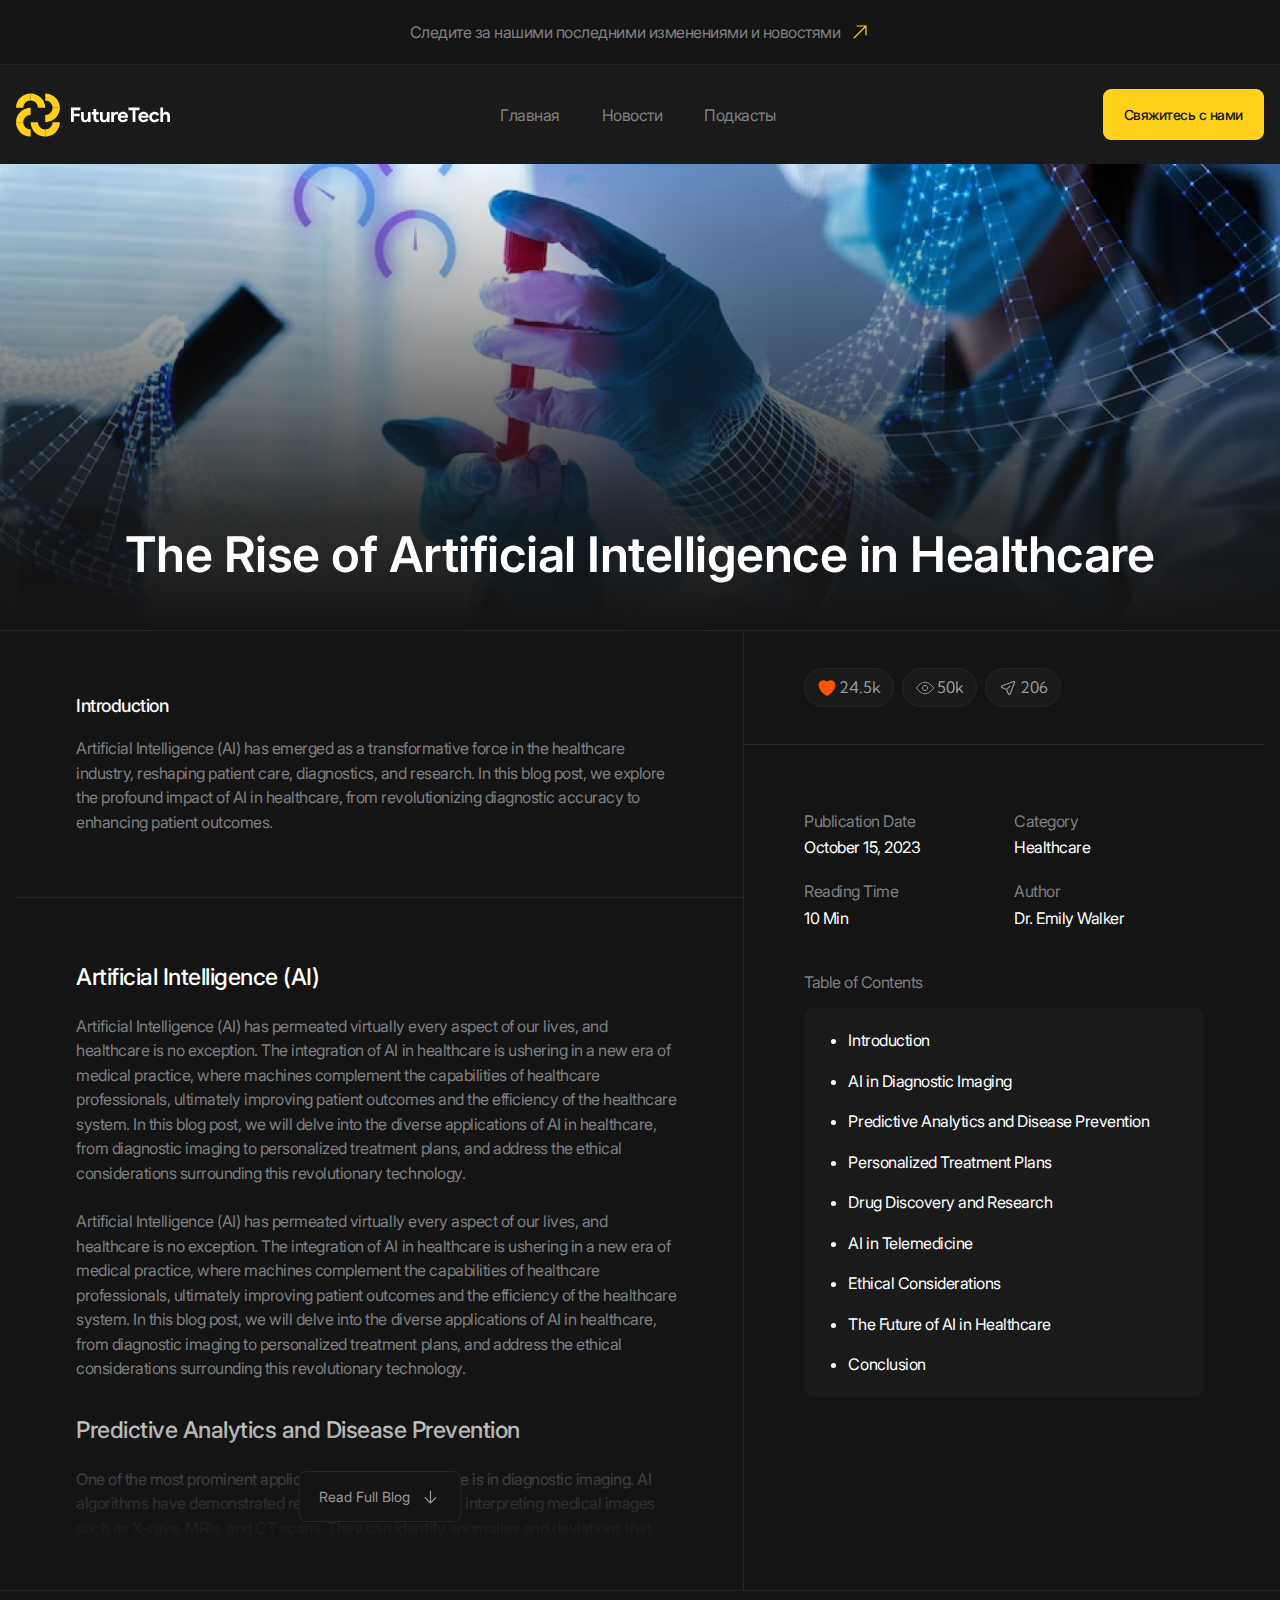
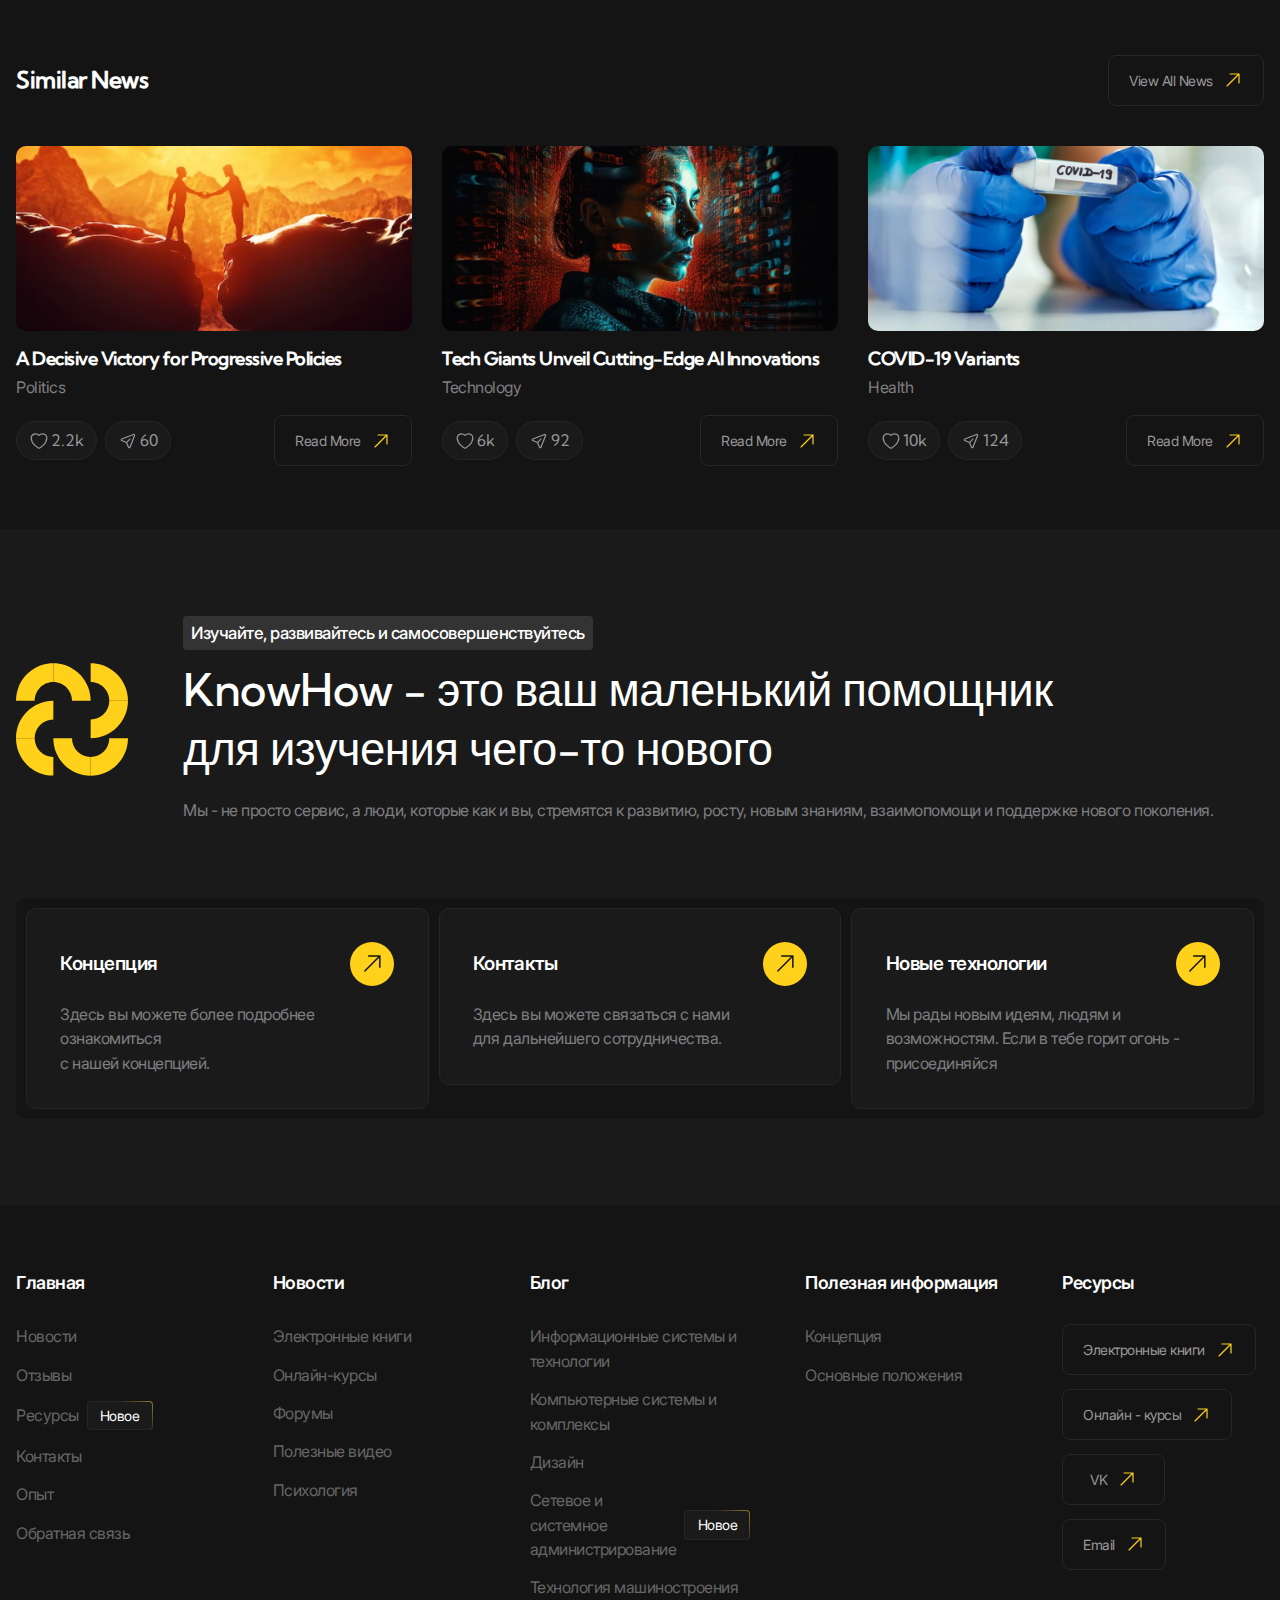
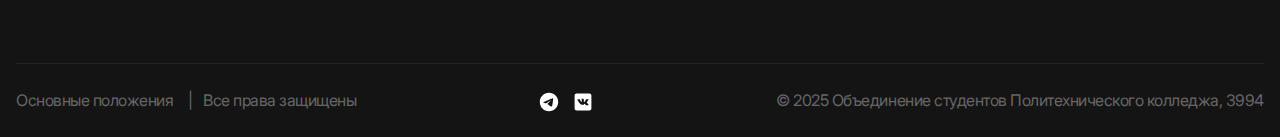
<file: blog.html>
<!doctype html>
<html lang="en">
<head>
    <meta charset="UTF-8">
    <meta name="viewport"
          content="width=device-width, user-scalable=no, initial-scale=1.0, maximum-scale=1.0, minimum-scale=1.0">
    <meta http-equiv="X-UA-Compatible" content="ie=edge">
    <title>KnowHow | Блог</title>
    <link rel="stylesheet" href="./styles/main.css">
    <script src="./scripts/main.js" type="module" defer></script>
</head>
<body>
    <header class="header" data-js-header>
        <div class="header__promo">
          <div class="header__promo-inner container">
            <a href="#!" class="header__promo-link"
              ><span class="icon icon__yellow-arrow"
                >Следите за нашими последними изменениями и новостями</span
              ></a
            >
          </div>
        </div>
        <div class="header__body">
          <div class="header__body-inner container">
            <a
              href="./index.html"
              class="header__logo logo"
              aria-label="Home"
              title="Home"
            >
              <img
                src="./images/logo.svg"
                alt=""
                class="logo__image"
                width="179"
                height="50"
              />
            </a>
            <div class="header__overlay" data-js-header-overlay>
              <nav class="header__menu">
                <ul class="header__menu-list">
                  <li class="header__menu-item">
                    <a href="./index.html" class="header__menu-link"
                      >Главная</a
                    >
                  </li>
                  <li class="header__menu-item">
                    <a href="./news.html" class="header__menu-link">Новости</a>
                  </li>
                  <li class="header__menu-item">
                    <a href="./podcasts.html" class="header__menu-link"
                      >Подкасты</a
                    >
                  </li>

                </ul>
              </nav>
              <a
                href="./contacts.html"
                class="header__contact-us-link button button--accent"
                >Свяжитесь с нами</a
              >
            </div>
  
            <button
              class="header__burger-button burger-button visible-mobile"
              type="button"
              aria-label="Open Menu"
              title="Open Menu"
              data-js-header-burger-button
            >
              <span class="burger-button__line"></span>
              <span class="burger-button__line"></span>
              <span class="burger-button__line"></span>
            </button>
          </div>
        </div>
      </header>

<main>
    <section class="blog-details" aria-labelledby="blog-details-title">
        <header class="blog-details__banner"
                style="--bgImg: url('../../images/blog-details/banner.jpg');"
        >
            <div class="blog-details__banner-inner container">
                <h1 class="blog-details__title" id="blog-details-title">
                    The Rise of Artificial Intelligence in Healthcare
                </h1>
            </div>
        </header>
        <div class="blog-details__body">
            <div class="blog-details__body-inner container">
                <div class="blog-details__content">
                    <div class="blog-details__intro full-vw-line full-vw-line--bottom full-vw-line--left">
                        <h2 class="h6">Introduction</h2>
                        <p>
                            Artificial Intelligence (AI) has emerged as a transformative force in the healthcare
                            industry, reshaping patient care, diagnostics, and research. In this blog post, we explore
                            the profound impact of AI in healthcare, from revolutionizing diagnostic accuracy to
                            enhancing patient outcomes.
                        </p>
                    </div>
                    <div class="blog-details__main expandable-content" data-js-expandable-content>
                        <h2 class="h4">Artificial Intelligence (AI)</h2>
                        <p>
                            Artificial Intelligence (AI) has permeated virtually every aspect of our lives, and
                            healthcare is no exception. The integration of AI in healthcare is ushering in a new era of
                            medical practice, where machines complement the capabilities of healthcare professionals,
                            ultimately improving patient outcomes and the efficiency of the healthcare system. In this
                            blog post, we will delve into the diverse applications of AI in healthcare, from diagnostic
                            imaging to personalized treatment plans, and address the ethical considerations surrounding
                            this revolutionary technology.
                        </p>
                        <p>
                            Artificial Intelligence (AI) has permeated virtually every aspect of our lives, and
                            healthcare is no exception. The integration of AI in healthcare is ushering in a new era of
                            medical practice, where machines complement the capabilities of healthcare professionals,
                            ultimately improving patient outcomes and the efficiency of the healthcare system. In this
                            blog post, we will delve into the diverse applications of AI in healthcare, from diagnostic
                            imaging to personalized treatment plans, and address the ethical considerations surrounding
                            this revolutionary technology.
                        </p>
                        <h2 class="h4">Predictive Analytics and Disease Prevention</h2>
                        <p>
                            One of the most prominent applications of AI in healthcare is in diagnostic imaging. AI
                            algorithms have demonstrated remarkable proficiency in interpreting medical images such as
                            X-rays, MRIs, and CT scans. They can identify anomalies and deviations that might be
                            overlooked by the human eye. This is particularly valuable in early disease detection. For
                            instance, AI can aid radiologists in detecting minute irregularities in mammograms or
                            identifying critical findings in chest X-rays, potentially indicative of life-threatening
                            conditions.
                        </p>
                        <p>
                            One of the most prominent applications of AI in healthcare is in diagnostic imaging. AI
                            algorithms have demonstrated remarkable proficiency in interpreting medical images such as
                            X-rays, MRIs, and CT scans. They can identify anomalies and deviations that might be
                            overlooked by the human eye. This is particularly valuable in early disease detection. For
                            instance, AI can aid radiologists in detecting minute irregularities in mammograms or
                            identifying critical findings in chest X-rays, potentially indicative of life-threatening
                            conditions.
                        </p>
                        <p>
                            One of the most prominent applications of AI in healthcare is in diagnostic imaging. AI
                            algorithms have demonstrated remarkable proficiency in interpreting medical images such as
                            X-rays, MRIs, and CT scans. They can identify anomalies and deviations that might be
                            overlooked by the human eye. This is particularly valuable in early disease detection. For
                            instance, AI can aid radiologists in detecting minute irregularities in mammograms or
                            identifying critical findings in chest X-rays, potentially indicative of life-threatening
                            conditions.
                        </p>
                        <p>
                            One of the most prominent applications of AI in healthcare is in diagnostic imaging. AI
                            algorithms have demonstrated remarkable proficiency in interpreting medical images such as
                            X-rays, MRIs, and CT scans. They can identify anomalies and deviations that might be
                            overlooked by the human eye. This is particularly valuable in early disease detection. For
                            instance, AI can aid radiologists in detecting minute irregularities in mammograms or
                            identifying critical findings in chest X-rays, potentially indicative of life-threatening
                            conditions.
                        </p>
                        <button
                          class="blog-details__read-full-button button expandable-content__button"
                          data-js-expandable-content-button
                        >
                            <span class="icon icon__gray-arrow-down">Read Full Blog</span>
                        </button>
                    </div>
                </div>
                <div class="blog-details__info">
                    <div class="blog-details__actions blog-actions full-vw-line full-vw-line--bottom full-vw-line--right">
                        <ul class="blog-actions__list">
                            <li class="blog-actions__item">
                                <button
                                        class="blog-actions__button is-active"
                                        type="button"
                                        aria-label="Like"
                                        title="Like"
                                >
                                            <span class="blog-actions__icon-wrapper">
                                                        <svg width="24" height="25" viewBox="0 0 24 25" fill="none"
                                                             xmlns="http://www.w3.org/2000/svg">
                                                        <path d="M11.645 21.4107L11.6384 21.4071L11.6158 21.3949C11.5965 21.3844 11.5689 21.3693 11.5336 21.3496C11.4629 21.3101 11.3612 21.2524 11.233 21.1769C10.9765 21.0261 10.6132 20.8039 10.1785 20.515C9.31074 19.9381 8.15122 19.0901 6.9886 18.0063C4.68781 15.8615 2.25 12.6751 2.25 8.75C2.25 5.82194 4.7136 3.5 7.6875 3.5C9.43638 3.5 11.0023 4.29909 12 5.5516C12.9977 4.29909 14.5636 3.5 16.3125 3.5C19.2864 3.5 21.75 5.82194 21.75 8.75C21.75 12.6751 19.3122 15.8615 17.0114 18.0063C15.8488 19.0901 14.6893 19.9381 13.8215 20.515C13.3868 20.8039 13.0235 21.0261 12.767 21.1769C12.6388 21.2524 12.5371 21.3101 12.4664 21.3496C12.4311 21.3693 12.4035 21.3844 12.3842 21.3949L12.3616 21.4071L12.355 21.4107L12.3523 21.4121C12.1323 21.5289 11.8677 21.5289 11.6477 21.4121L11.645 21.4107Z"
                                                              stroke="#666666" stroke-width="1.5"
                                                              stroke-linejoin="round"/>
                                                        </svg>

                                                    </span>
                                    <span>24.5k</span>
                                </button>
                            </li>
                            <li class="blog-actions__item">
                                <button
                                        class="blog-actions__button"
                                        type="button"
                                        aria-label="See more"
                                        title="See more"
                                >
                                    <span class="blog-actions__icon-wrapper">
                                        <svg width="34" height="34" viewBox="0 0 34 34" fill="none"
                                             xmlns="http://www.w3.org/2000/svg">
<path d="M30.6048 15.339C30.9669 15.7945 31.1673 16.3864 31.1673 17C31.1673 17.6137 30.9669 18.2055 30.6048 18.6611C28.312 21.4625 23.093 26.9167 17.0007 26.9167C10.9083 26.9167 5.6894 21.4625 3.39658 18.6611C3.03444 18.2055 2.83398 17.6137 2.83398 17C2.83398 16.3864 3.03444 15.7945 3.39658 15.339C5.6894 12.5375 10.9083 7.08333 17.0007 7.08333C23.093 7.08333 28.312 12.5375 30.6048 15.339Z"
      stroke="#98989A" stroke-width="1.5" stroke-linecap="round" stroke-linejoin="round"/>
<path d="M17.0014 21.4072C19.4134 21.4072 21.3687 19.4339 21.3687 16.9998C21.3687 14.5657 19.4134 12.5925 17.0014 12.5925C14.5894 12.5925 12.6341 14.5657 12.6341 16.9998C12.6341 19.4339 14.5894 21.4072 17.0014 21.4072Z"
      stroke="#98989A" stroke-width="1.5" stroke-linecap="round" stroke-linejoin="round"/>
</svg>
                                    </span>
                                    <span>50k</span>
                                </button>
                            </li>
                            <li class="blog-actions__item">
                                <button
                                        class="blog-actions__button"
                                        type="button"
                                        aria-label="Share"
                                        title="Share"
                                >
                                            <span class="blog-actions__icon-wrapper">
                                                        <svg width="24" height="25" viewBox="0 0 24 25" fill="none"
                                                             xmlns="http://www.w3.org/2000/svg">
                                                        <path d="M10.0384 14.4616L4.1719 11.7951C3.36454 11.4281 3.39898 10.2697 4.22673 9.95134L18.8999 4.30781C19.7087 3.99675 20.5033 4.79139 20.1922 5.60013L14.5487 20.2733C14.2303 21.1011 13.072 21.1355 12.705 20.3281L10.0384 14.4616ZM10.0384 14.4616L14.4231 10.077"
                                                              stroke="#666666" stroke-width="1.5" stroke-linecap="round"
                                                              stroke-linejoin="round"/>
                                                        </svg>
                                                    </span>
                                    <span>206</span>
                                </button>
                            </li>
                        </ul>
                    </div>
                    <div class="blog-details__summary summary summary--2-cols">
                        <dl class="summary__list">
                            <div class="summary__item">
                                <dt class="summary__key">Publication Date</dt>
                                <dd class="summary__value">
                                    <time datetime="2023-10-15">October 15, 2023</time>
                                </dd>
                            </div>
                            <div class="summary__item">
                                <dt class="summary__key">Category</dt>
                                <dd class="summary__value">Healthcare</dd>
                            </div>
                            <div class="summary__item">
                                <dt class="summary__key">Reading Time</dt>
                                <dd class="summary__value">10 Min</dd>
                            </div>
                            <div class="summary__item">
                                <dt class="summary__key">Author</dt>
                                <dd class="summary__value">Dr. Emily Walker</dd>
                            </div>
                            <div class="summary__item summary__item--wide">
                                <dt class="summary__key">Table of Contents</dt>
                                <dd class="summary__value">
                                    <div class="table-of-contents">
                                        <ul class="table-of-contents__list">
                                            <li class="table-of-contents__item">Introduction</li>
                                            <li class="table-of-contents__item">AI in Diagnostic Imaging</li>
                                            <li class="table-of-contents__item">Predictive Analytics and Disease
                                                Prevention
                                            </li>
                                            <li class="table-of-contents__item">Personalized Treatment Plans</li>
                                            <li class="table-of-contents__item">Drug Discovery and Research</li>
                                            <li class="table-of-contents__item">AI in Telemedicine</li>
                                            <li class="table-of-contents__item">Ethical Considerations</li>
                                            <li class="table-of-contents__item">The Future of AI in Healthcare</li>
                                            <li class="table-of-contents__item">Conclusion</li>
                                        </ul>
                                    </div>
                                </dd>
                            </div>
                        </dl>
                    </div>
                </div>
            </div>
        </div>
        <div class="blog-details__news news container">
            <header class="news__header">
                <h2 class="news__title h4">Similar News</h2>
                <a href="./news.html" class="news__link button">
                    <span class="icon icon__yellow-arrow">View All News</span>
                </a>
            </header>
            <ul class="news__list">
                <li class="news__item">
                    <article class="news-card">
                        <img class="news-card__image"
                             src="./images/news/2.jpg"
                             alt=""
                             width="515" height="222" loading="lazy"
                        >
                        <div class="news-card__body">
                            <h2 class="news-card__title h6">A Decisive Victory for Progressive Policies</h2>
                            <div class="news-card__description">
                                <p>
                                    Politics
                                </p>
                            </div>
                        </div>
                        <div class="news-card__controls">
                            <div class="news-card__actions blog-actions">
                                <ul class="blog-actions__list">
                                    <li class="blog-actions__item">
                                        <button
                                                class="blog-actions__button"
                                                type="button"
                                                aria-label="Like"
                                                title="Like"
                                        >
                                            <span class="blog-actions__icon-wrapper">
                                                        <svg width="24" height="25" viewBox="0 0 24 25" fill="none"
                                                             xmlns="http://www.w3.org/2000/svg">
                                                        <path d="M11.645 21.4107L11.6384 21.4071L11.6158 21.3949C11.5965 21.3844 11.5689 21.3693 11.5336 21.3496C11.4629 21.3101 11.3612 21.2524 11.233 21.1769C10.9765 21.0261 10.6132 20.8039 10.1785 20.515C9.31074 19.9381 8.15122 19.0901 6.9886 18.0063C4.68781 15.8615 2.25 12.6751 2.25 8.75C2.25 5.82194 4.7136 3.5 7.6875 3.5C9.43638 3.5 11.0023 4.29909 12 5.5516C12.9977 4.29909 14.5636 3.5 16.3125 3.5C19.2864 3.5 21.75 5.82194 21.75 8.75C21.75 12.6751 19.3122 15.8615 17.0114 18.0063C15.8488 19.0901 14.6893 19.9381 13.8215 20.515C13.3868 20.8039 13.0235 21.0261 12.767 21.1769C12.6388 21.2524 12.5371 21.3101 12.4664 21.3496C12.4311 21.3693 12.4035 21.3844 12.3842 21.3949L12.3616 21.4071L12.355 21.4107L12.3523 21.4121C12.1323 21.5289 11.8677 21.5289 11.6477 21.4121L11.645 21.4107Z"
                                                              stroke="#666666" stroke-width="1.5"
                                                              stroke-linejoin="round"/>
                                                        </svg>

                                                    </span>
                                            <span>2.2k</span>
                                        </button>
                                    </li>
                                    <li class="blog-actions__item">
                                        <button
                                                class="blog-actions__button"
                                                type="button"
                                                aria-label="Share"
                                                title="Share"
                                        >
                                            <span class="blog-actions__icon-wrapper">
                                                        <svg width="24" height="25" viewBox="0 0 24 25" fill="none"
                                                             xmlns="http://www.w3.org/2000/svg">
                                                        <path d="M10.0384 14.4616L4.1719 11.7951C3.36454 11.4281 3.39898 10.2697 4.22673 9.95134L18.8999 4.30781C19.7087 3.99675 20.5033 4.79139 20.1922 5.60013L14.5487 20.2733C14.2303 21.1011 13.072 21.1355 12.705 20.3281L10.0384 14.4616ZM10.0384 14.4616L14.4231 10.077"
                                                              stroke="#666666" stroke-width="1.5" stroke-linecap="round"
                                                              stroke-linejoin="round"/>
                                                        </svg>
                                                    </span>
                                            <span>60</span>
                                        </button>
                                    </li>
                                </ul>
                            </div>
                            <a href="./news.html" class="news-card__link button">
                                <span class="icon icon__yellow-arrow">Read More</span>
                            </a>
                        </div>
                    </article>
                </li>
                <li class="news__item">
                    <article class="news-card">
                        <img class="news-card__image"
                             src="./images/news/3.jpg"
                             alt=""
                             width="515" height="222" loading="lazy"
                        >
                        <div class="news-card__body">
                            <h2 class="news-card__title h6">Tech Giants Unveil Cutting-Edge AI
                                Innovations</h2>
                            <div class="news-card__description">
                                <p>
                                    Technology
                                </p>
                            </div>
                        </div>
                        <div class="news-card__controls">
                            <div class="news-card__actions blog-actions">
                                <ul class="blog-actions__list">
                                    <li class="blog-actions__item">
                                        <button
                                                class="blog-actions__button"
                                                type="button"
                                                aria-label="Like"
                                                title="Like"
                                        >
                                            <span class="blog-actions__icon-wrapper">
                                                        <svg width="24" height="25" viewBox="0 0 24 25" fill="none"
                                                             xmlns="http://www.w3.org/2000/svg">
                                                        <path d="M11.645 21.4107L11.6384 21.4071L11.6158 21.3949C11.5965 21.3844 11.5689 21.3693 11.5336 21.3496C11.4629 21.3101 11.3612 21.2524 11.233 21.1769C10.9765 21.0261 10.6132 20.8039 10.1785 20.515C9.31074 19.9381 8.15122 19.0901 6.9886 18.0063C4.68781 15.8615 2.25 12.6751 2.25 8.75C2.25 5.82194 4.7136 3.5 7.6875 3.5C9.43638 3.5 11.0023 4.29909 12 5.5516C12.9977 4.29909 14.5636 3.5 16.3125 3.5C19.2864 3.5 21.75 5.82194 21.75 8.75C21.75 12.6751 19.3122 15.8615 17.0114 18.0063C15.8488 19.0901 14.6893 19.9381 13.8215 20.515C13.3868 20.8039 13.0235 21.0261 12.767 21.1769C12.6388 21.2524 12.5371 21.3101 12.4664 21.3496C12.4311 21.3693 12.4035 21.3844 12.3842 21.3949L12.3616 21.4071L12.355 21.4107L12.3523 21.4121C12.1323 21.5289 11.8677 21.5289 11.6477 21.4121L11.645 21.4107Z"
                                                              stroke="#666666" stroke-width="1.5"
                                                              stroke-linejoin="round"/>
                                                        </svg>

                                                    </span>
                                            <span>6k</span>
                                        </button>
                                    </li>
                                    <li class="blog-actions__item">
                                        <button
                                                class="blog-actions__button"
                                                type="button"
                                                aria-label="Share"
                                                title="Share"
                                        >
                                            <span class="blog-actions__icon-wrapper">
                                                        <svg width="24" height="25" viewBox="0 0 24 25" fill="none"
                                                             xmlns="http://www.w3.org/2000/svg">
                                                        <path d="M10.0384 14.4616L4.1719 11.7951C3.36454 11.4281 3.39898 10.2697 4.22673 9.95134L18.8999 4.30781C19.7087 3.99675 20.5033 4.79139 20.1922 5.60013L14.5487 20.2733C14.2303 21.1011 13.072 21.1355 12.705 20.3281L10.0384 14.4616ZM10.0384 14.4616L14.4231 10.077"
                                                              stroke="#666666" stroke-width="1.5" stroke-linecap="round"
                                                              stroke-linejoin="round"/>
                                                        </svg>
                                                    </span>
                                            <span>92</span>
                                        </button>
                                    </li>
                                </ul>
                            </div>
                            <a href="./news.html" class="news-card__link button">
                                <span class="icon icon__yellow-arrow">Read More</span>
                            </a>
                        </div>
                    </article>
                </li>
                <li class="news__item">
                    <article class="news-card">
                        <img class="news-card__image"
                             src="./images/news/4.jpg"
                             alt=""
                             width="515" height="222" loading="lazy"
                        >
                        <div class="news-card__body">
                            <h2 class="news-card__title h6">COVID-19 Variants</h2>
                            <div class="news-card__description">
                                <p>
                                    Health
                                </p>
                            </div>
                        </div>
                        <div class="news-card__controls">
                            <div class="news-card__actions blog-actions">
                                <ul class="blog-actions__list">
                                    <li class="blog-actions__item">
                                        <button
                                                class="blog-actions__button"
                                                type="button"
                                                aria-label="Like"
                                                title="Like"
                                        >
                                            <span class="blog-actions__icon-wrapper">
                                                        <svg width="24" height="25" viewBox="0 0 24 25" fill="none"
                                                             xmlns="http://www.w3.org/2000/svg">
                                                        <path d="M11.645 21.4107L11.6384 21.4071L11.6158 21.3949C11.5965 21.3844 11.5689 21.3693 11.5336 21.3496C11.4629 21.3101 11.3612 21.2524 11.233 21.1769C10.9765 21.0261 10.6132 20.8039 10.1785 20.515C9.31074 19.9381 8.15122 19.0901 6.9886 18.0063C4.68781 15.8615 2.25 12.6751 2.25 8.75C2.25 5.82194 4.7136 3.5 7.6875 3.5C9.43638 3.5 11.0023 4.29909 12 5.5516C12.9977 4.29909 14.5636 3.5 16.3125 3.5C19.2864 3.5 21.75 5.82194 21.75 8.75C21.75 12.6751 19.3122 15.8615 17.0114 18.0063C15.8488 19.0901 14.6893 19.9381 13.8215 20.515C13.3868 20.8039 13.0235 21.0261 12.767 21.1769C12.6388 21.2524 12.5371 21.3101 12.4664 21.3496C12.4311 21.3693 12.4035 21.3844 12.3842 21.3949L12.3616 21.4071L12.355 21.4107L12.3523 21.4121C12.1323 21.5289 11.8677 21.5289 11.6477 21.4121L11.645 21.4107Z"
                                                              stroke="#666666" stroke-width="1.5"
                                                              stroke-linejoin="round"/>
                                                        </svg>

                                                    </span>
                                            <span>10k</span>
                                        </button>
                                    </li>
                                    <li class="blog-actions__item">
                                        <button
                                                class="blog-actions__button"
                                                type="button"
                                                aria-label="Share"
                                                title="Share"
                                        >
                                            <span class="blog-actions__icon-wrapper">
                                                        <svg width="24" height="25" viewBox="0 0 24 25" fill="none"
                                                             xmlns="http://www.w3.org/2000/svg">
                                                        <path d="M10.0384 14.4616L4.1719 11.7951C3.36454 11.4281 3.39898 10.2697 4.22673 9.95134L18.8999 4.30781C19.7087 3.99675 20.5033 4.79139 20.1922 5.60013L14.5487 20.2733C14.2303 21.1011 13.072 21.1355 12.705 20.3281L10.0384 14.4616ZM10.0384 14.4616L14.4231 10.077"
                                                              stroke="#666666" stroke-width="1.5" stroke-linecap="round"
                                                              stroke-linejoin="round"/>
                                                        </svg>
                                                    </span>
                                            <span>124</span>
                                        </button>
                                    </li>
                                </ul>
                            </div>
                            <a href="./news.html" class="news-card__link button">
                                <span class="icon icon__yellow-arrow">Read More</span>
                            </a>
                        </div>
                    </article>
                </li>
            </ul>
        </div>
    </section>

    <section class="about" aria-labelledby="about-title">
        <div class="about__inner container">
          <header class="about__header">
            <img
              class="about__icon"
              src="./images/about/icon.svg"
              alt=""
              width="150"
              height="150"
              loading="lazy"
            />
            <div class="about__info">
              <p class="about__subtitle tag">
                Изучайте, развивайтесь и самосовершенствуйтесь
              </p>
              <h2 class="about__title" id="about-title">
                KnowHow - это ваш маленький помощник <br />
                для изучения чего-то нового
              </h2>
            </div>
            <div class="about__description">
              <p>
                Мы - не просто сервис, а люди, которые как и вы, стремятся к
                развитию, росту, новым знаниям, взаимопомощи и поддержке нового
                поколения.
              </p>
            </div>
          </header>
          <ul class="about__list">
            <li class="about__item">
              <a href="./news.html" class="about-card tile">
                <h3 class="about-card__title circle-icon">Концепция</h3>
                <div class="about-card__description">
                  <p>
                    Здесь вы можете более подробнее ознакомиться <br />
                    с нашей концепцией.
                  </p>
                </div>
              </a>
            </li>
            <li class="about__item">
              <a href="./contacts.html" class="about-card tile">
                <h3 class="about-card__title circle-icon">Контакты</h3>
                <div class="about-card__description">
                  <p>
                    Здесь вы можете связаться с нами <br />
                    для дальнейшего сотрудничества.
                  </p>
                </div>
              </a>
            </li>
            <li class="about__item">
              <a href="#!" class="about-card tile">
                <h3 class="about-card__title circle-icon">Новые технологии</h3>
                <div class="about-card__description">
                  <p>
                    Мы рады новым идеям, людям и возможностям. Если в тебе горит
                    огонь - присоединяйся
                  </p>
                </div>
              </a>
            </li>
          </ul>
        </div>
      </section>

</main>

<footer class="footer">
    <div class="footer__inner container">
      <div class="footer__body">
        <nav class="footer__menu">
          <div class="footer__menu-column">
            <a href="/" class="footer__menu-main-link h6">Главная</a>
            <ul class="footer__menu-list">
              <li class="footer__menu-item">
                <a href="./news.html" class="footer__menu-link">Новости</a>
              </li>
              <li class="footer__menu-item">
                <a href="#!" class="footer__menu-link">Отзывы</a>
              </li>
              <li class="footer__menu-item">
                <a href="./news.html" class="footer__menu-link"
                  >Ресурсы</a
                >
                <span class="badge">Новое</span>
              </li>
              <li class="footer__menu-item">
                <a href="./contacts.html" class="footer__menu-link"
                  >Контакты</a
                >
              </li>
              <li class="footer__menu-item">
                <a href="#!" class="footer__menu-link">Опыт</a>
              </li>
              <li class="footer__menu-item">
                <a href="#!" class="footer__menu-link">Обратная связь</a>
              </li>
            </ul>
          </div>
          <div class="footer__menu-column">
            <a href="#!" class="footer__menu-main-link h6">Новости</a>
            <ul class="footer__menu-list">
              <li class="footer__menu-item">
                <a href="./news.html" class="footer__menu-link"
                  >Электронные книги</a
                >
              </li>
              <li class="footer__menu-item">
                <a href="#!" class="footer__menu-link">Онлайн-курсы</a>
              </li>
              <li class="footer__menu-item">
                <a href="#!" class="footer__menu-link">Форумы</a>
              </li>
              <li class="footer__menu-item">
                <a href="#!" class="footer__menu-link">Полезные видео</a>
              </li>
              <li class="footer__menu-item">
                <a href="#!" class="footer__menu-link">Психология</a>
              </li>
            </ul>
          </div>
          <div class="footer__menu-column">
            <a href="./blog.html" class="footer__menu-main-link h6">Блог</a>
            <ul class="footer__menu-list">
              <li class="footer__menu-item">
                <a href="#!" class="footer__menu-link"
                  >Информационные системы и технологии</a
                >
              </li>
              <li class="footer__menu-item">
                <a href="#!" class="footer__menu-link"
                  >Компьютерные системы и комплексы</a
                >
              </li>
              <li class="footer__menu-item">
                <a href="#!" class="footer__menu-link">Дизайн</a>
              </li>
              <li class="footer__menu-item">
                <a href="#!" class="footer__menu-link"
                  >Сетевое и системное администрирование</a
                >
                <span class="badge">Новое</span>
              </li>
              <li class="footer__menu-item">
                <a href="#!" class="footer__menu-link"
                  >Технология машиностроения</a
                >
              </li>
            </ul>
          </div>
          <div class="footer__menu-column">
            <a href="#!" class="footer__menu-main-link h6"
              >Полезная информация</a
            >
            <ul class="footer__menu-list">
              <li class="footer__menu-item">
                <a href="#!" class="footer__menu-link">Концепция</a>
              </li>
              <li class="footer__menu-item">
                <a href="#!" class="footer__menu-link">Основные положения</a>
              </li>
            </ul>
          </div>
          <div class="footer__menu-column">
            <a href="./resources.html" class="footer__menu-main-link h6"
              >Ресурсы</a
            >
            <ul class="footer__menu-list">
              <li class="footer__menu-item">
                <a href="#!" class="footer__menu-link button">
                  <span class="icon icon__yellow-arrow"
                    >Электронные книги</span
                  >
                </a>
              </li>
              <li class="footer__menu-item">
                <a href="#!" class="footer__menu-link button">
                  <span class="icon icon__yellow-arrow">Онлайн - курсы</span>
                </a>
              </li>
              <li class="footer__menu-item">
                <a href="#!" class="footer__menu-link button">
                  <span class="icon icon__yellow-arrow">VK</span>
                </a>
              </li>
              <li class="footer__menu-item">
                <a href="#!" class="footer__menu-link button">
                  <span class="icon icon__yellow-arrow">Email</span>
                </a>
              </li>
            </ul>
          </div>
        </nav>
      </div>
      <div class="footer__extra">
        <div class="footer__extra-menu">
          <ul class="footer__extra-menu-list">
            <li class="footer__extra-menu-item">
              <a href="#!" class="footer__extra-menu-link"
                >Основные положения</a
              >
            </li>
            <li class="footer__extra-menu-item">
              <a href="#!" class="footer__extra-menu-link"
                >Все права защищены</a
              >
            </li>
          </ul>
        </div>
        <div class="footer__soc1als soc1als">
          <ul class="soc1als__list">
            <li class="soc1als__item">
              <a
                href="#!"
                class="soc1als__link"
                target="_blank"
                aria-label="Medium"
                title="Medium"
              >
              <svg xmlns="http://www.w3.org/2000/svg" width="24" height="24" viewBox="0,0,256,256"
              style="fill:#FFFFFF;">
              <g fill="#ffffff" fill-rule="nonzero" stroke="none" stroke-width="1" stroke-linecap="butt" stroke-linejoin="miter" stroke-miterlimit="10" stroke-dasharray="" stroke-dashoffset="0" font-family="none" font-weight="none" font-size="none" text-anchor="none" style="mix-blend-mode: normal"><g transform="scale(5.12,5.12)"><path d="M25,2c12.703,0 23,10.297 23,23c0,12.703 -10.297,23 -23,23c-12.703,0 -23,-10.297 -23,-23c0,-12.703 10.297,-23 23,-23zM32.934,34.375c0.423,-1.298 2.405,-14.234 2.65,-16.783c0.074,-0.772 -0.17,-1.285 -0.648,-1.514c-0.578,-0.278 -1.434,-0.139 -2.427,0.219c-1.362,0.491 -18.774,7.884 -19.78,8.312c-0.954,0.405 -1.856,0.847 -1.856,1.487c0,0.45 0.267,0.703 1.003,0.966c0.766,0.273 2.695,0.858 3.834,1.172c1.097,0.303 2.346,0.04 3.046,-0.395c0.742,-0.461 9.305,-6.191 9.92,-6.693c0.614,-0.502 1.104,0.141 0.602,0.644c-0.502,0.502 -6.38,6.207 -7.155,6.997c-0.941,0.959 -0.273,1.953 0.358,2.351c0.721,0.454 5.906,3.932 6.687,4.49c0.781,0.558 1.573,0.811 2.298,0.811c0.725,0 1.107,-0.955 1.468,-2.064z"></path></g></g>
              </svg>
              </a>
            </li>
            <li class="soc1als__item">
              <a
                href="#!"
                class="soc1als__link"
                target="_blank"
                aria-label="LinkedIn"
                title="LinkedIn"
              >
              <svg xmlns="http://www.w3.org/2000/svg" width="24" height="24" viewBox="0,0,256,256"
              style="fill:#FFFFFF;">
              <g fill="#ffffff" fill-rule="nonzero" stroke="none" stroke-width="1" stroke-linecap="butt" stroke-linejoin="miter" stroke-miterlimit="10" stroke-dasharray="" stroke-dashoffset="0" font-family="none" font-weight="none" font-size="none" text-anchor="none" style="mix-blend-mode: normal"><g transform="scale(5.12,5.12)"><path d="M41,4h-32c-2.76,0 -5,2.24 -5,5v32c0,2.76 2.24,5 5,5h32c2.76,0 5,-2.24 5,-5v-32c0,-2.76 -2.24,-5 -5,-5zM37.72,33l-3.73,-0.01c0,0 -0.08,0.01 -0.21,0.01c-0.3,0 -0.92,-0.08 -1.65,-0.58c-1.31,-0.91 -2.56,-3.17 -3.55,-3.17c-0.07,0 -0.13,0.01 -0.19,0.03c-0.86,0.27 -1.12,1.13 -1.12,2.18c0,0.37 -0.26,0.54 -0.96,0.54h-1.93c-2.16,0 -4.25,-0.05 -6.6,-2.62c-3.46,-3.79 -6.7,-10.53 -6.7,-10.53c0,0 -0.18,-0.39 0.01,-0.62c0.18,-0.21 0.6,-0.23 0.76,-0.23c0.04,0 0.06,0 0.06,0h4c0,0 0.37,0.07 0.64,0.27c0.23,0.17 0.35,0.48 0.35,0.48c0,0 0.68,1.32 1.53,2.81c1.43,2.46 2.2,3.28 2.75,3.28c0.09,0 0.18,-0.02 0.27,-0.07c0.82,-0.45 0.58,-4.09 0.58,-4.09c0,0 0.01,-1.32 -0.42,-1.9c-0.33,-0.46 -0.96,-0.59 -1.24,-0.63c-0.22,-0.03 0.14,-0.55 0.62,-0.79c0.62,-0.3 1.65,-0.36 2.89,-0.36h0.6c1.17,0.02 1.2,0.14 1.66,0.25c1.38,0.33 0.91,1.62 0.91,4.71c0,0.99 -0.18,2.38 0.53,2.85c0.05,0.03 0.12,0.05 0.21,0.05c0.46,0 1.45,-0.59 3.03,-3.26c0.88,-1.52 1.56,-3.03 1.56,-3.03c0,0 0.15,-0.27 0.38,-0.41c0.22,-0.13 0.22,-0.13 0.51,-0.13h0.03c0.32,0 3.5,-0.03 4.2,-0.03h0.08c0.67,0 1.28,0.01 1.39,0.42c0.16,0.62 -0.49,1.73 -2.2,4.03c-2.82,3.77 -3.14,3.49 -0.8,5.67c2.24,2.08 2.7,3.09 2.78,3.22c0.93,1.54 -1.03,1.66 -1.03,1.66z"></path></g></g>
              </svg>
              </a>
            </li>
          </ul>
        </div>
        <p class="footer__copyright">
          ©
          <time datetime="2024">2025</time>
          Объединение студентов Политехнического колледжа, 3994
        </p>
      </div>
    </div>
  </footer>

</body>
</html>
</file>
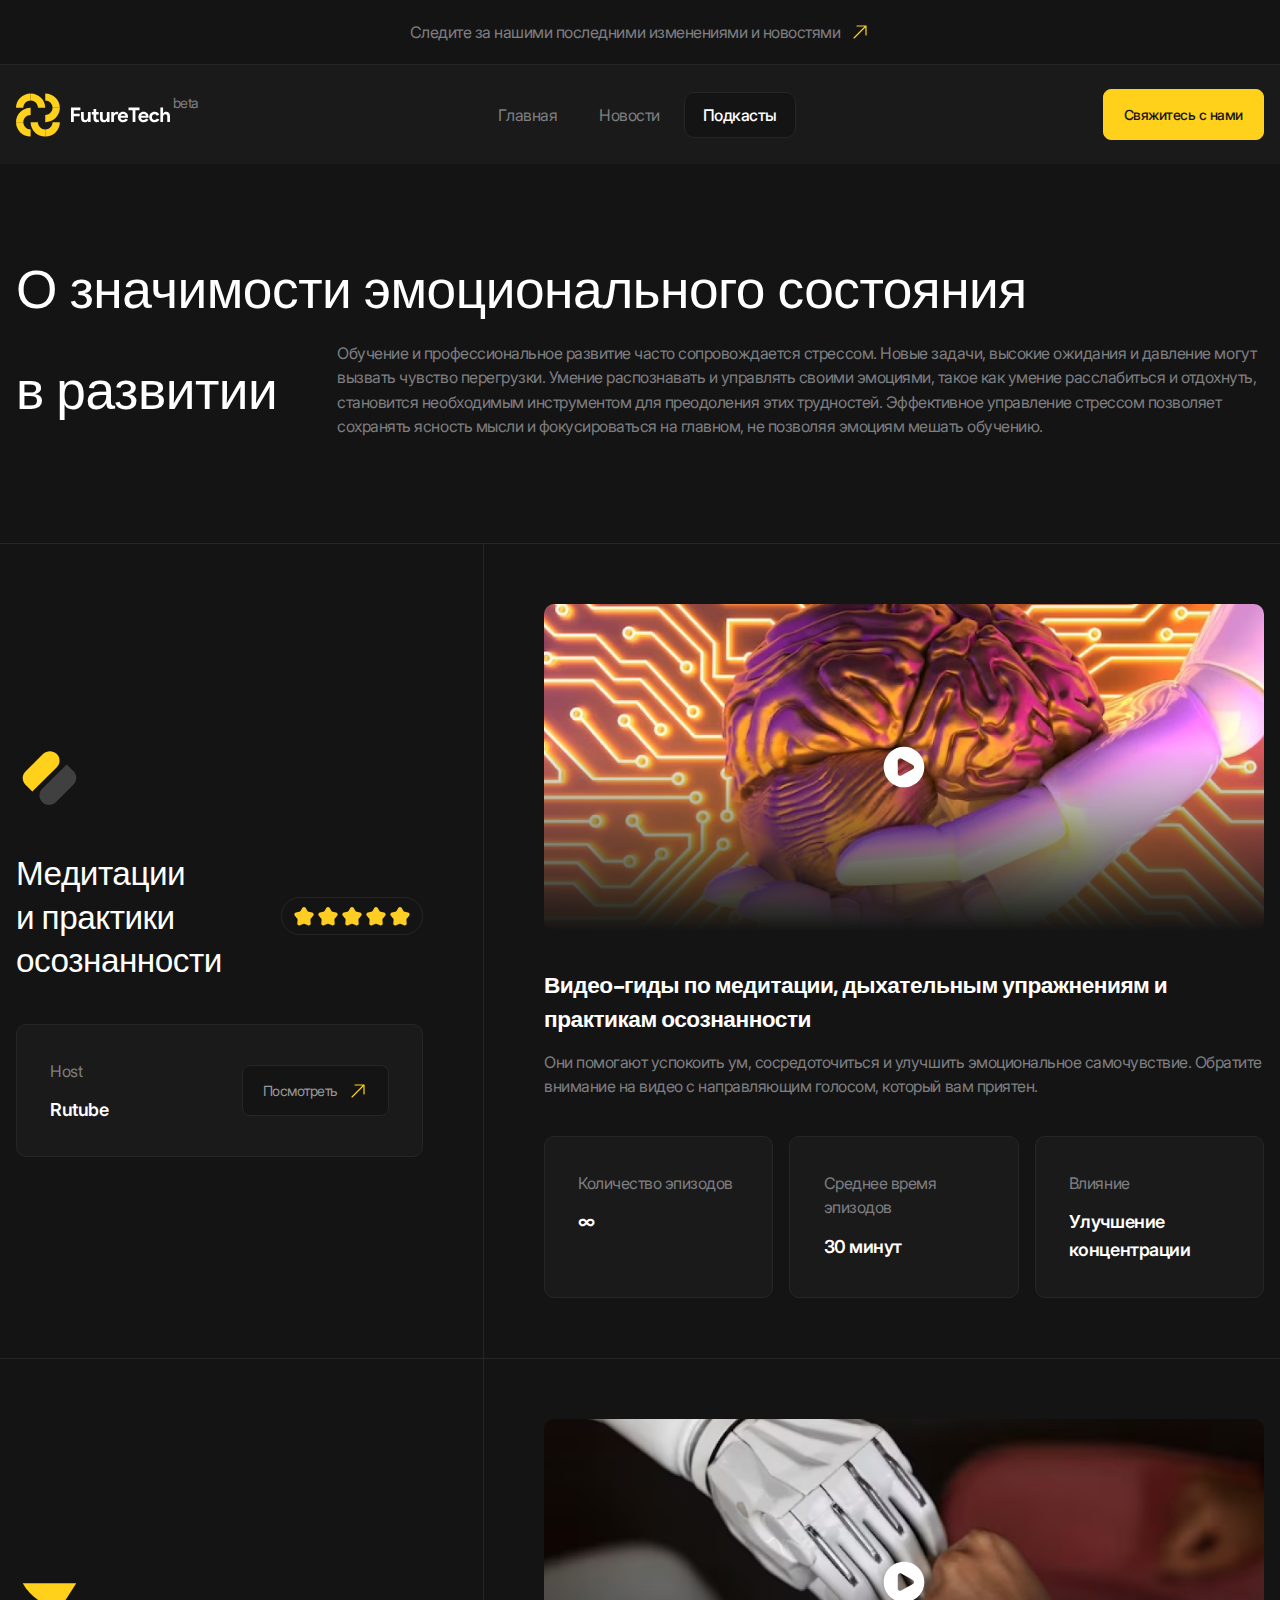
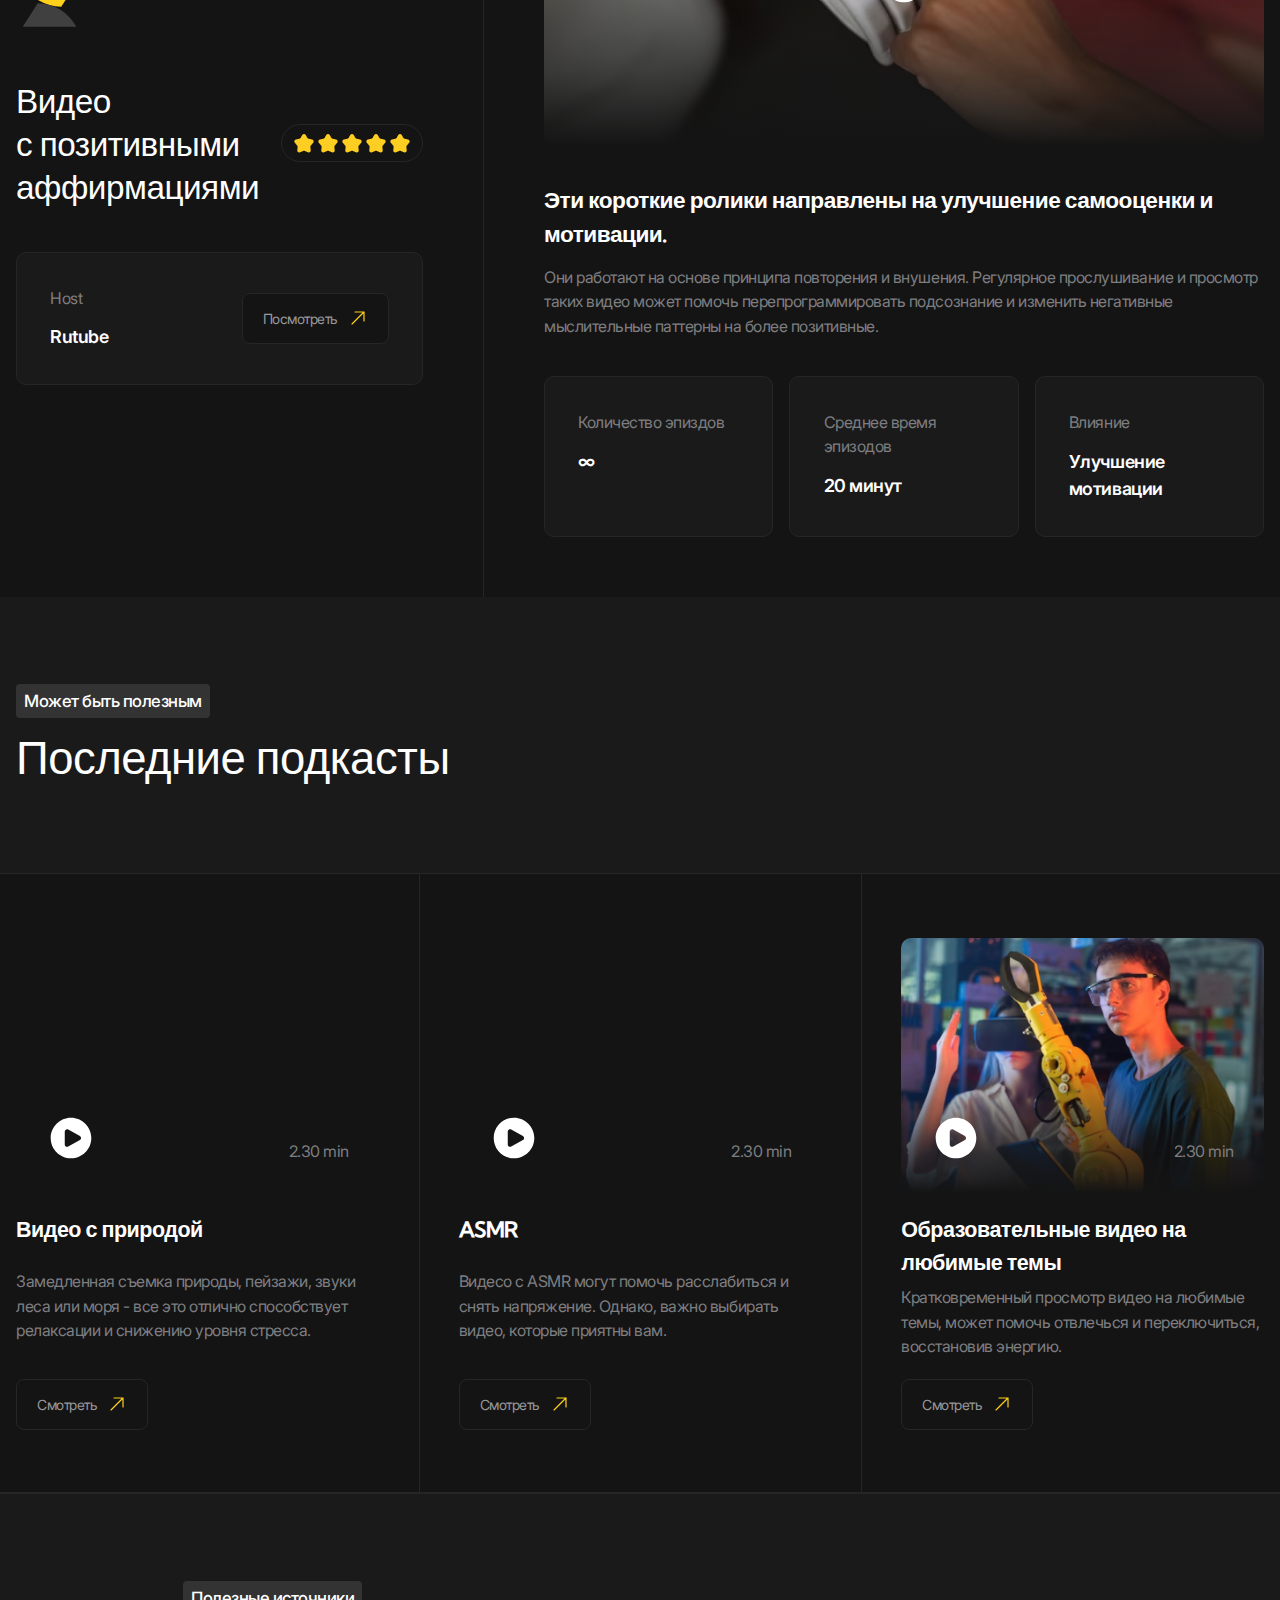
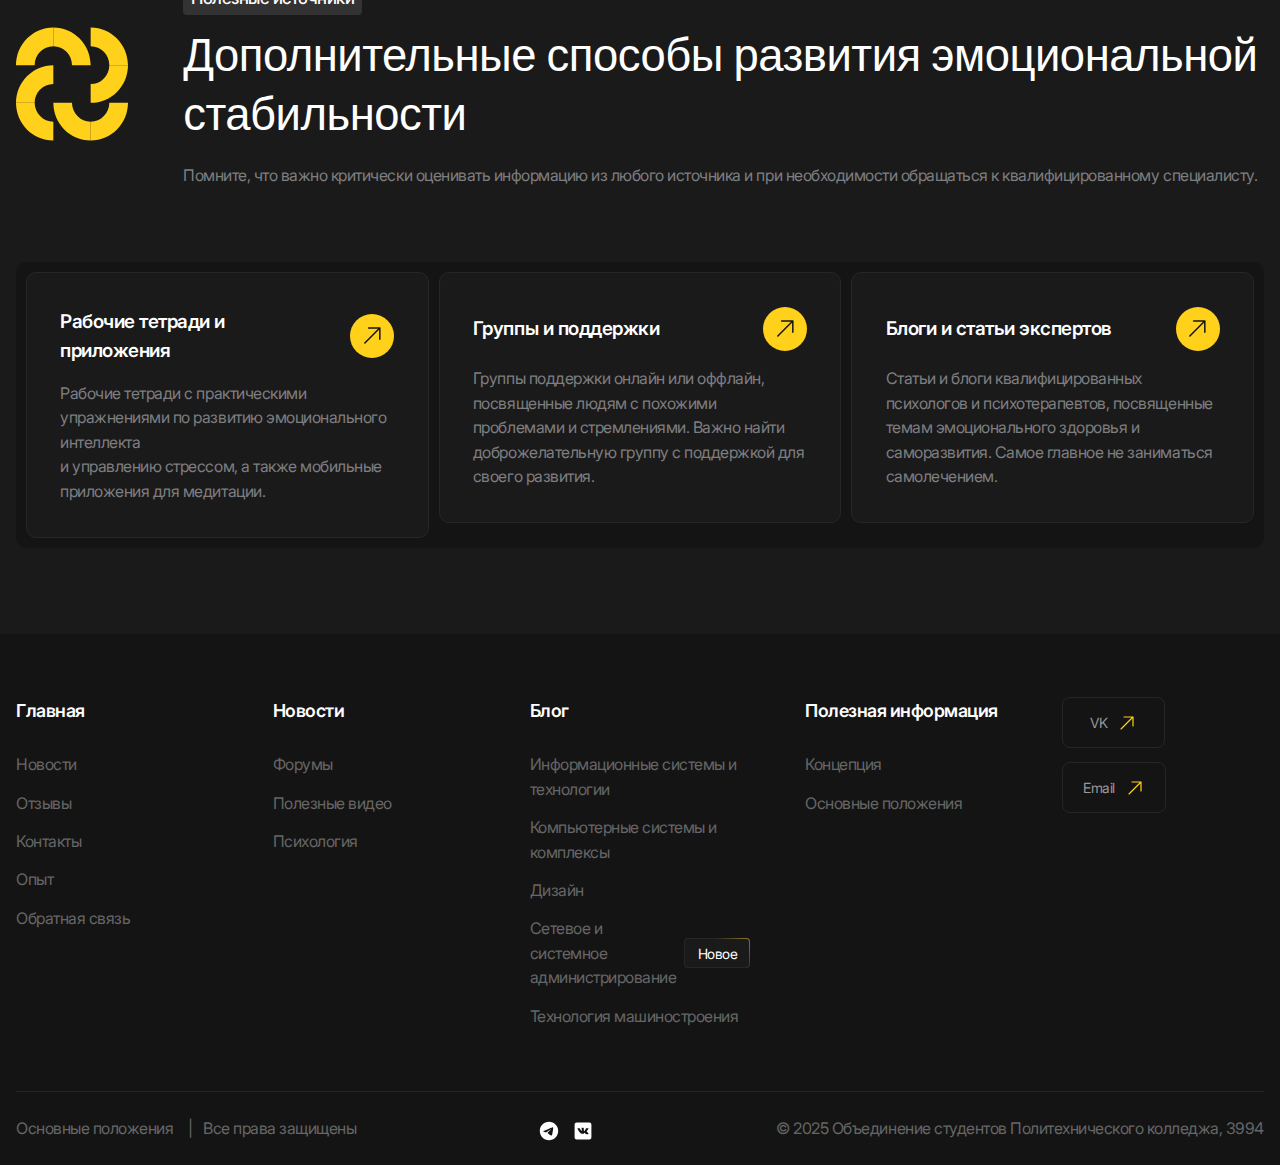
<file: podcasts.html>
<!DOCTYPE html>
<html lang="en">
  <head>
    <meta charset="UTF-8" />
    <meta
      name="viewport"
      content="width=device-width, user-scalable=no, initial-scale=1.0, maximum-scale=1.0, minimum-scale=1.0"
    />
    <meta http-equiv="X-UA-Compatible" content="ie=edge" />
    <title>KnowHow | Подкасты</title>
    <link rel="stylesheet" href="./styles/main.css" />
    <script src="./scripts/main.js" type="module" defer></script>
  </head>
  <body>
    <header class="header" data-js-header>
      <div class="header__promo">
        <div class="header__promo-inner container">
          <a href="/" class="header__promo-link">
            <span class="icon icon__yellow-arrow">
              Следите за нашими последними изменениями и новостями
            </span>
          </a>
        </div>
      </div>
      <div class="header__body">
        <div class="header__body-inner container">
          <a
            href="./index.html"
            class="header__logo logo"
            aria-label="Home"
            title="Home"
          >
            <img
              src="./images/logo.svg"
              alt=""
              class="logo__image"
              width="179"
              height="50"
            />
            <small>beta</small>
          </a>
          <div class="header__overlay" data-js-header-overlay>
            <nav class="header__menu">
              <ul class="header__menu-list">
                <li class="header__menu-item">
                  <a href="./index.html" class="header__menu-link">Главная</a>
                </li>
                <li class="header__menu-item">
                  <a href="./news.html" class="header__menu-link">Новости</a>
                </li>
                <li class="header__menu-item">
                  <a href="./podcasts.html" class="header__menu-link is-active"
                    >Подкасты</a
                  >
                </li>
              </ul>
            </nav>
            <a
              href="./contacts.html"
              class="header__contact-us-link button button--accent"
              >Свяжитесь с нами</a
            >
          </div>

          <button
            class="header__burger-button burger-button visible-mobile"
            type="button"
            aria-label="Open Menu"
            title="Open Menu"
            data-js-header-burger-button
          >
            <span class="burger-button__line"></span>
            <span class="burger-button__line"></span>
            <span class="burger-button__line"></span>
          </button>
        </div>
      </div>
    </header>

    <main>
      <section class="hero-alt" aria-labelledby="podcasts-title">
        <header class="hero-alt__header">
          <div class="hero-alt__header-inner container">
            <h1 class="hero-alt__title" id="podcasts-title">
              О значимости эмоционального состояния
              <span class="hero-alt__title-hidden-part">в развитии</span>
            </h1>
            <p class="hero-alt__subtitle h1 hidden-mobile" aria-hidden="true">
              в развитии
            </p>
            <p class="hero-alt__description">
              Обучение и профессиональное развитие часто сопровождается
              стрессом. Новые задачи, высокие ожидания и давление могут вызвать
              чувство перегрузки. Умение распознавать и управлять своими
              эмоциями, такое как умение расслабиться и отдохнуть, становится
              необходимым инструментом для преодоления этих трудностей.
              Эффективное управление стрессом позволяет сохранять ясность мысли
              и фокусироваться на главном, не позволяя эмоциям мешать обучению.
            </p>
          </div>
        </header>
        <div class="hero-alt__body">
          <ul class="list">
            <li class="list__item">
              <div class="card container">
                <div class="card__preview">
                  <div class="card__preview-main">
                    <img
                      class="card__preview-icon"
                      src="./images/podcasts/icon-1.svg"
                      alt=""
                      width="80"
                      height="80"
                      loading="lazy"
                    />
                    <div class="card__preview-info">
                      <h2 class="card__preview-title h3">
                        Медитации <br />
                        и практики осознанности
                      </h2>
                      <div
                        class="card__rating-view rating-view"
                        aria-label="Rating 5 star"
                        title="Rating 5 star"
                      >
                        <div class="rating-view__star is-active"></div>
                        <div class="rating-view__star is-active"></div>
                        <div class="rating-view__star is-active"></div>
                        <div class="rating-view__star is-active"></div>
                        <div class="rating-view__star is-active"></div>
                      </div>
                    </div>
                  </div>
                  <div class="card__preview-extra">
                    <div class="card__cell tile">
                      <h3 class="card__cell-subtitle">Host</h3>
                      <p class="card__cell-description h6">Rutube</p>
                      <a href="https://rutube.ru/video/ed3ba0dd455118a01995935cc2613904/" target="_blank" class="card__cell-link button">
                        <span class="icon icon__yellow-arrow">Посмотреть</span>
                      </a>
                    </div>
                  </div>
                </div>
                <div class="card__body">
                  <div class="card__grid card__grid--3-cols">
                    <div class="card__cell card__cell--wide">
                      <div class="video-player" data-js-video-player>
                        <video
                          class="video-player__video"
                          src="./videos/example.mp4"
                          width="917"
                          height="412"
                          poster="./images/videos/poster-5.jpg"
                          data-js-video-player-video
                        ></video>
                        <div
                          class="video-player__panel video-player__panel--center is-active"
                          data-js-video-player-panel
                        >
                          <button
                            class="video-player__play-button"
                            aria-label="Play video"
                            title="Play video"
                            data-js-video-player-play-button
                          >
                            <svg
                              width="70"
                              height="70"
                              viewBox="0 0 70 70"
                              fill="none"
                              xmlns="http://www.w3.org/2000/svg"
                            >
                              <path
                                fill-rule="evenodd"
                                clip-rule="evenodd"
                                d="M6.5625 35C6.5625 19.2944 19.2944 6.5625 35 6.5625C50.7056 6.5625 63.4375 19.2944 63.4375 35C63.4375 50.7056 50.7056 63.4375 35 63.4375C19.2944 63.4375 6.5625 50.7056 6.5625 35ZM47.4663 32.1318C49.7167 33.382 49.7167 36.6183 47.4663 37.8685L31.1248 46.9471C28.9377 48.1621 26.25 46.5807 26.25 44.0788V25.9215C26.25 23.4196 28.9377 21.8381 31.1248 23.0531L47.4663 32.1318Z"
                                fill="white"
                              />
                            </svg>
                          </button>
                        </div>
                      </div>
                    </div>
                    <div class="card__cell card__cell--wide">
                      <h3 class="card__cell-title h4">
                        Видео-гиды по медитации, дыхательным упражнениям и
                        практикам осознанности
                      </h3>
                      <p class="card__cell-description">
                        Они помогают успокоить ум, сосредоточиться и улучшить
                        эмоциональное самочувствие. Обратите внимание на видео с
                        направляющим голосом, который вам приятен.
                      </p>
                    </div>
                    <div class="card__cell tile">
                      <p class="card__cell-title">Количество эпизодов</p>
                      <p class="card__cell-description h6">∞</p>
                    </div>
                    <div class="card__cell tile">
                      <p class="card__cell-title">Среднее время эпизодов</p>
                      <p class="card__cell-description h6">30 минут</p>
                    </div>
                    <div class="card__cell tile">
                      <p class="card__cell-title">Влияние</p>
                      <p class="card__cell-description h6">
                        Улучшение концентрации
                      </p>
                    </div>
                  </div>
                </div>
              </div>
            </li>
            <li class="list__item">
              <div class="card container">
                <div class="card__preview">
                  <div class="card__preview-main">
                    <img
                      class="card__preview-icon"
                      src="./images/podcasts/icon-2.svg"
                      alt=""
                      width="80"
                      height="80"
                      loading="lazy"
                    />
                    <div class="card__preview-info">
                      <h2 class="card__preview-title h3">
                        Видео <br />
                        с позитивными аффирмациями
                      </h2>
                      <div
                        class="card__rating-view rating-view"
                        aria-label="Rating 5 star"
                        title="Rating 5 star"
                      >
                        <div class="rating-view__star is-active"></div>
                        <div class="rating-view__star is-active"></div>
                        <div class="rating-view__star is-active"></div>
                        <div class="rating-view__star is-active"></div>
                        <div class="rating-view__star is-active"></div>
                      </div>
                    </div>
                  </div>
                  <div class="card__preview-extra">
                    <div class="card__cell tile">
                      <h3 class="card__cell-subtitle">Host</h3>
                      <p class="card__cell-description h6">Rutube</p>
                      <a href="https://rutube.ru/video/c17db2b90627f537490596300f014b94/" target="_blank" class="card__cell-link button">
                        <span class="icon icon__yellow-arrow">Посмотреть</span>
                      </a>
                    </div>
                  </div>
                </div>
                <div class="card__body">
                  <div class="card__grid card__grid--3-cols">
                    <div class="card__cell card__cell--wide">
                      <div class="video-player" data-js-video-player>
                        <video
                          class="video-player__video"
                          src="./videos/example.mp4"
                          width="917"
                          height="412"
                          poster="./images/videos/poster-6.jpg"
                          data-js-video-player-video
                        ></video>
                        <div
                          class="video-player__panel video-player__panel--center is-active"
                          data-js-video-player-panel
                        >
                          <button
                            class="video-player__play-button"
                            aria-label="Play video"
                            title="Play video"
                            data-js-video-player-play-button
                          >
                            <svg
                              width="70"
                              height="70"
                              viewBox="0 0 70 70"
                              fill="none"
                              xmlns="http://www.w3.org/2000/svg"
                            >
                              <path
                                fill-rule="evenodd"
                                clip-rule="evenodd"
                                d="M6.5625 35C6.5625 19.2944 19.2944 6.5625 35 6.5625C50.7056 6.5625 63.4375 19.2944 63.4375 35C63.4375 50.7056 50.7056 63.4375 35 63.4375C19.2944 63.4375 6.5625 50.7056 6.5625 35ZM47.4663 32.1318C49.7167 33.382 49.7167 36.6183 47.4663 37.8685L31.1248 46.9471C28.9377 48.1621 26.25 46.5807 26.25 44.0788V25.9215C26.25 23.4196 28.9377 21.8381 31.1248 23.0531L47.4663 32.1318Z"
                                fill="white"
                              />
                            </svg>
                          </button>
                        </div>
                      </div>
                    </div>
                    <div class="card__cell card__cell--wide">
                      <h3 class="card__cell-title h4">
                        Эти короткие ролики направлены на улучшение самооценки и
                        мотивации.
                      </h3>
                      <p class="card__cell-description">
                        Они работают на основе принципа повторения и внушения.
                        Регулярное прослушивание и просмотр таких видео может
                        помочь перепрограммировать подсознание и изменить
                        негативные мыслительные паттерны на более позитивные.
                      </p>
                    </div>
                    <div class="card__cell tile">
                      <p class="card__cell-title">Количество эпиздов</p>
                      <p class="card__cell-description h6">∞</p>
                    </div>
                    <div class="card__cell tile">
                      <p class="card__cell-title">Среднее время эпизодов</p>
                      <p class="card__cell-description h6">20 минут</p>
                    </div>
                    <div class="card__cell tile">
                      <p class="card__cell-title">Влияние</p>
                      <p class="card__cell-description h6">
                        Улучшение мотивации
                      </p>
                    </div>
                  </div>
                </div>
              </div>
            </li>
          </ul>
        </div>
      </section>

      <section class="section" aria-labelledby="podcasts-videos-title">
        <header class="section__header">
          <div class="section__header-inner container">
            <div class="section__header-info">
              <p class="section__subtitle tag">Может быть полезным</p>
              <h2 class="section__title" id="podcasts-videos-title">
                Последние подкасты
              </h2>
            </div>
          </div>
        </header>
        <div class="section__body">
          <ul class="bordered-grid bordered-grid--3-cols container">
            <li class="bordered-grid__item">
              <div class="video-card">
                <div
                  class="video-card__player video-player"
                  data-js-video-player
                >
                  <video
                    class="video-player__video video-player__video--small"
                    src="./videos/example.mp4"
                    width="470"
                    height="290"
                    poster="https://images.nationalgeographic.org/image/upload/v1638892272/EducationHub/photos/hoh-river-valley.jpg"
                    data-js-video-player-video
                  ></video>
                  <div
                    class="video-player__panel is-active"
                    data-js-video-player-panel
                  >
                    <button
                      class="video-player__play-button"
                      aria-label="Play video"
                      title="Play video"
                      data-js-video-player-play-button
                    >
                      <svg
                        width="70"
                        height="70"
                        viewBox="0 0 70 70"
                        fill="none"
                        xmlns="http://www.w3.org/2000/svg"
                      >
                        <path
                          fill-rule="evenodd"
                          clip-rule="evenodd"
                          d="M6.5625 35C6.5625 19.2944 19.2944 6.5625 35 6.5625C50.7056 6.5625 63.4375 19.2944 63.4375 35C63.4375 50.7056 50.7056 63.4375 35 63.4375C19.2944 63.4375 6.5625 50.7056 6.5625 35ZM47.4663 32.1318C49.7167 33.382 49.7167 36.6183 47.4663 37.8685L31.1248 46.9471C28.9377 48.1621 26.25 46.5807 26.25 44.0788V25.9215C26.25 23.4196 28.9377 21.8381 31.1248 23.0531L47.4663 32.1318Z"
                          fill="white"
                        />
                      </svg>
                    </button>
                    <div class="video-player__duration">2.30 min</div>
                  </div>
                </div>
                <div class="video-card__body">
                  <h3 class="video-card__title h5">Видео с природой</h3>
                  <div class="video-card__description">
                    <p>
                      Замедленная съемка природы, пейзажи, звуки леса или моря -
                      все это отлично способствует релаксации и снижению уровня
                      стресса.
                    </p>
                  </div>
                </div>
                <a href="https://rutube.ru/video/16013faac31f889e95fc764e1d74e91f/" target="_blank" class="video-card__link button">
                  <span class="icon icon__yellow-arrow">Смотреть</span>
                </a>
              </div>
            </li>
            <li class="bordered-grid__item">
              <div class="video-card">
                <div
                  class="video-card__player video-player"
                  data-js-video-player
                >
                  <video
                    class="video-player__video video-player__video--small"
                    src="./videos/example.mp4"
                    width="470"
                    height="290"
                    poster="https://images.mir24.tv/EfC2p1cw8E3CXaNpQFHzc82htnbTUOzq-n2i2TVSJm8/q:95/w:865/h:500/c:5681:3342:nowe:223:0/rt:fill-down/czM6Ly9taXIyNC10di9tZWRpYS9BcnRpY2xlL2ltYWdlLzJiOTVkYTQyLWJmMTMtNWY2NC1iYzRlLTNmMGJkYzA4OGIwMy9iYTNkNDc3ZTMwYWY4N2I2MzUxMmQzNWRmYTFiMTc1YjhhY2EzOWI0YzU2Mzc5ZTc1YmFiZGYxZTRiY2Q0YzAwLmpwZw.jpg"
                    data-js-video-player-video
                  ></video>
                  <div
                    class="video-player__panel is-active"
                    data-js-video-player-panel
                  >
                    <button
                      class="video-player__play-button"
                      aria-label="Play video"
                      title="Play video"
                      data-js-video-player-play-button
                    >
                      <svg
                        width="70"
                        height="70"
                        viewBox="0 0 70 70"
                        fill="none"
                        xmlns="http://www.w3.org/2000/svg"
                      >
                        <path
                          fill-rule="evenodd"
                          clip-rule="evenodd"
                          d="M6.5625 35C6.5625 19.2944 19.2944 6.5625 35 6.5625C50.7056 6.5625 63.4375 19.2944 63.4375 35C63.4375 50.7056 50.7056 63.4375 35 63.4375C19.2944 63.4375 6.5625 50.7056 6.5625 35ZM47.4663 32.1318C49.7167 33.382 49.7167 36.6183 47.4663 37.8685L31.1248 46.9471C28.9377 48.1621 26.25 46.5807 26.25 44.0788V25.9215C26.25 23.4196 28.9377 21.8381 31.1248 23.0531L47.4663 32.1318Z"
                          fill="white"
                        />
                      </svg>
                    </button>
                    <div class="video-player__duration">2.30 min</div>
                  </div>
                </div>
                <div class="video-card__body">
                  <h3 class="video-card__title h5">ASMR</h3>
                  <div class="video-card__description">
                    <p>
                      Видесо с ASMR могут помочь расслабиться и снять
                      напряжение. Однако, важно выбирать видео, которые приятны
                      вам.
                    </p>
                  </div>
                </div>
                <a href="https://rutube.ru/video/dbe0e7088a9fda8be9415dbb7eb3a145/" target="_blank" class="video-card__link button">
                  <span class="icon icon__yellow-arrow">Смотреть</span>
                </a>
              </div>
            </li>
            <li class="bordered-grid__item">
              <div class="video-card">
                <div
                  class="video-card__player video-player"
                  data-js-video-player
                >
                  <video
                    class="video-player__video video-player__video--small"
                    src="./videos/example.mp4"
                    width="470"
                    height="290"
                    poster="./images/videos/poster-9.jpg"
                    data-js-video-player-video
                  ></video>
                  <div
                    class="video-player__panel is-active"
                    data-js-video-player-panel
                  >
                    <button
                      class="video-player__play-button"
                      aria-label="Play video"
                      title="Play video"
                      data-js-video-player-play-button
                    >
                      <svg
                        width="70"
                        height="70"
                        viewBox="0 0 70 70"
                        fill="none"
                        xmlns="http://www.w3.org/2000/svg"
                      >
                        <path
                          fill-rule="evenodd"
                          clip-rule="evenodd"
                          d="M6.5625 35C6.5625 19.2944 19.2944 6.5625 35 6.5625C50.7056 6.5625 63.4375 19.2944 63.4375 35C63.4375 50.7056 50.7056 63.4375 35 63.4375C19.2944 63.4375 6.5625 50.7056 6.5625 35ZM47.4663 32.1318C49.7167 33.382 49.7167 36.6183 47.4663 37.8685L31.1248 46.9471C28.9377 48.1621 26.25 46.5807 26.25 44.0788V25.9215C26.25 23.4196 28.9377 21.8381 31.1248 23.0531L47.4663 32.1318Z"
                          fill="white"
                        />
                      </svg>
                    </button>
                    <div class="video-player__duration">2.30 min</div>
                  </div>
                </div>
                <div class="video-card__body">
                  <h3 class="video-card__title h5">
                    Образовательные видео на любимые темы
                  </h3>
                  <div class="video-card__description">
                    <p>
                      Кратковременный просмотр видео на любимые темы, может
                      помочь отвлечься и переключиться, восстановив энергию.
                    </p>
                  </div>
                </div>
                <a href="https://rutube.ru/video/b7efc8caef46df6b495bfb926b48910c/" target="_blank" class="video-card__link button">
                  <span class="icon icon__yellow-arrow">Смотреть</span>
                </a>
              </div>
            </li>
          </ul>
        </div>
      </section>

      <section class="about" aria-labelledby="about-title">
        <div class="about__inner container">
          <header class="about__header">
            <img
              class="about__icon"
              src="./images/about/icon.svg"
              alt=""
              width="150"
              height="150"
              loading="lazy"
            />
            <div class="about__info">
              <p class="about__subtitle tag">Полезные источники</p>
              <h2 class="about__title" id="about-title">
                Дополнительные способы развития эмоциональной стабильности
              </h2>
            </div>
            <div class="about__description">
              <p>
                Помните, что важно критически оценивать информацию из любого
                источника и при необходимости обращаться к квалифицированному
                специалисту.
              </p>
            </div>
          </header>
          <ul class="about__list">
            <li class="about__item">
              <a href="./news.html" target="_blank" class="about-card tile">
                <h3 class="about-card__title circle-icon">
                  Рабочие тетради и приложения
                </h3>
                <div class="about-card__description">
                  <p>
                    Рабочие тетради с практическими упражнениями по развитию
                    эмоционального интеллекта <br />
                    и управлению стрессом, а также мобильные приложения для
                    медитации.
                  </p>
                </div>
              </a>
            </li>
            <li class="about__item">
              <a href="./contacts.html" target="_blank" class="about-card tile">
                <h3 class="about-card__title circle-icon">
                  Группы и поддержки
                </h3>
                <div class="about-card__description">
                  <p>
                    Группы поддержки онлайн или оффлайн, посвященные людям с
                    похожими проблемами и стремлениями. Важно найти
                    доброжелательную группу c поддержкой для своего развития.
                  </p>
                </div>
              </a>
            </li>
            <li class="about__item">
              <a href="#!" target="_blank" class="about-card tile">
                <h3 class="about-card__title circle-icon">
                  Блоги и статьи экспертов
                </h3>
                <div class="about-card__description">
                  <p>
                    Статьи и блоги квалифицированных психологов и
                    психотерапевтов, посвященные темам эмоционального здоровья и
                    саморазвития. Самое главное не заниматься самолечением.
                  </p>
                </div>
              </a>
            </li>
          </ul>
        </div>
      </section>
    </main>
    <footer class="footer">
      <div class="footer__inner container">
        <div class="footer__body">
          <nav class="footer__menu">
            <div class="footer__menu-column">
              <a href="/" class="footer__menu-main-link h6">Главная</a>
              <ul class="footer__menu-list">
                <li class="footer__menu-item">
                  <a href="./news.html" class="footer__menu-link">Новости</a>
                </li>
                <li class="footer__menu-item">
                  <a href="#!" class="footer__menu-link">Отзывы</a>
                </li>

                <li class="footer__menu-item">
                  <a href="./contacts.html" class="footer__menu-link"
                    >Контакты</a
                  >
                </li>
                <li class="footer__menu-item">
                  <a href="#!" class="footer__menu-link">Опыт</a>
                </li>
                <li class="footer__menu-item">
                  <a href="#!" class="footer__menu-link">Обратная связь</a>
                </li>
              </ul>
            </div>
            <div class="footer__menu-column">
              <a href="#!" class="footer__menu-main-link h6">Новости</a>
              <ul class="footer__menu-list">
                <li class="footer__menu-item">
                  <a href="#!" class="footer__menu-link">Форумы</a>
                </li>
                <li class="footer__menu-item">
                  <a href="#!" class="footer__menu-link">Полезные видео</a>
                </li>
                <li class="footer__menu-item">
                  <a href="#!" class="footer__menu-link">Психология</a>
                </li>
              </ul>
            </div>
            <div class="footer__menu-column">
              <a href="./blog.html" class="footer__menu-main-link h6">Блог</a>
              <ul class="footer__menu-list">
                <li class="footer__menu-item">
                  <a href="#!" class="footer__menu-link"
                    >Информационные системы и технологии</a
                  >
                </li>
                <li class="footer__menu-item">
                  <a href="#!" class="footer__menu-link"
                    >Компьютерные системы и комплексы</a
                  >
                </li>
                <li class="footer__menu-item">
                  <a href="#!" class="footer__menu-link">Дизайн</a>
                </li>
                <li class="footer__menu-item">
                  <a href="#!" class="footer__menu-link"
                    >Сетевое и системное администрирование</a
                  >
                  <span class="badge">Новое</span>
                </li>
                <li class="footer__menu-item">
                  <a href="#!" class="footer__menu-link"
                    >Технология машиностроения</a
                  >
                </li>
              </ul>
            </div>
            <div class="footer__menu-column">
              <a href="#!" class="footer__menu-main-link h6"
                >Полезная информация</a
              >
              <ul class="footer__menu-list">
                <li class="footer__menu-item">
                  <a href="#!" class="footer__menu-link">Концепция</a>
                </li>
                <li class="footer__menu-item">
                  <a href="#!" class="footer__menu-link">Основные положения</a>
                </li>
              </ul>
            </div>
            <div class="footer__menu-column">
              <ul class="footer__menu-list">
                <li class="footer__menu-item">
                  <a href="#!" class="footer__menu-link button">
                    <span class="icon icon__yellow-arrow">VK</span>
                  </a>
                </li>
                <li class="footer__menu-item">
                  <a href="#!" class="footer__menu-link button">
                    <span class="icon icon__yellow-arrow">Email</span>
                  </a>
                </li>
              </ul>
            </div>
          </nav>
        </div>
        <div class="footer__extra">
          <div class="footer__extra-menu">
            <ul class="footer__extra-menu-list">
              <li class="footer__extra-menu-item">
                <a href="#!" class="footer__extra-menu-link"
                  >Основные положения</a
                >
              </li>
              <li class="footer__extra-menu-item">
                <a href="#!" class="footer__extra-menu-link"
                  >Все права защищены</a
                >
              </li>
            </ul>
          </div>
          <div class="footer__soc1als soc1als">
            <ul class="soc1als__list">
              <li class="soc1als__item">
                <a
                  href="#!"
                  class="soc1als__link"
                  target="_blank"
                  aria-label="Medium"
                  title="Medium"
                >
                  <svg
                    xmlns="http://www.w3.org/2000/svg"
                    width="24"
                    height="24"
                    viewBox="0,0,256,256"
                    style="fill: #ffffff"
                  >
                    <g
                      fill="#ffffff"
                      fill-rule="nonzero"
                      stroke="none"
                      stroke-width="1"
                      stroke-linecap="butt"
                      stroke-linejoin="miter"
                      stroke-miterlimit="10"
                      stroke-dasharray=""
                      stroke-dashoffset="0"
                      font-family="none"
                      font-weight="none"
                      font-size="none"
                      text-anchor="none"
                      style="mix-blend-mode: normal"
                    >
                      <g transform="scale(5.12,5.12)">
                        <path
                          d="M25,2c12.703,0 23,10.297 23,23c0,12.703 -10.297,23 -23,23c-12.703,0 -23,-10.297 -23,-23c0,-12.703 10.297,-23 23,-23zM32.934,34.375c0.423,-1.298 2.405,-14.234 2.65,-16.783c0.074,-0.772 -0.17,-1.285 -0.648,-1.514c-0.578,-0.278 -1.434,-0.139 -2.427,0.219c-1.362,0.491 -18.774,7.884 -19.78,8.312c-0.954,0.405 -1.856,0.847 -1.856,1.487c0,0.45 0.267,0.703 1.003,0.966c0.766,0.273 2.695,0.858 3.834,1.172c1.097,0.303 2.346,0.04 3.046,-0.395c0.742,-0.461 9.305,-6.191 9.92,-6.693c0.614,-0.502 1.104,0.141 0.602,0.644c-0.502,0.502 -6.38,6.207 -7.155,6.997c-0.941,0.959 -0.273,1.953 0.358,2.351c0.721,0.454 5.906,3.932 6.687,4.49c0.781,0.558 1.573,0.811 2.298,0.811c0.725,0 1.107,-0.955 1.468,-2.064z"
                        ></path>
                      </g>
                    </g>
                  </svg>
                </a>
              </li>
              <li class="soc1als__item">
                <a
                  href="#!"
                  class="soc1als__link"
                  target="_blank"
                  aria-label="LinkedIn"
                  title="LinkedIn "
                >
                  <svg
                    xmlns="http://www.w3.org/2000/svg"
                    width="24"
                    height="24"
                    viewBox="0,0,256,256"
                    style="fill: #ffffff"
                  >
                    <g
                      fill="#ffffff"
                      fill-rule="nonzero"
                      stroke="none"
                      stroke-width="1"
                      stroke-linecap="butt"
                      stroke-linejoin="miter"
                      stroke-miterlimit="10"
                      stroke-dasharray=""
                      stroke-dashoffset="0"
                      font-family="none"
                      font-weight="none"
                      font-size="none"
                      text-anchor="none"
                      style="mix-blend-mode: normal"
                    >
                      <g transform="scale(5.12,5.12)">
                        <path
                          d="M41,4h-32c-2.76,0 -5,2.24 -5,5v32c0,2.76 2.24,5 5,5h32c2.76,0 5,-2.24 5,-5v-32c0,-2.76 -2.24,-5 -5,-5zM37.72,33l-3.73,-0.01c0,0 -0.08,0.01 -0.21,0.01c-0.3,0 -0.92,-0.08 -1.65,-0.58c-1.31,-0.91 -2.56,-3.17 -3.55,-3.17c-0.07,0 -0.13,0.01 -0.19,0.03c-0.86,0.27 -1.12,1.13 -1.12,2.18c0,0.37 -0.26,0.54 -0.96,0.54h-1.93c-2.16,0 -4.25,-0.05 -6.6,-2.62c-3.46,-3.79 -6.7,-10.53 -6.7,-10.53c0,0 -0.18,-0.39 0.01,-0.62c0.18,-0.21 0.6,-0.23 0.76,-0.23c0.04,0 0.06,0 0.06,0h4c0,0 0.37,0.07 0.64,0.27c0.23,0.17 0.35,0.48 0.35,0.48c0,0 0.68,1.32 1.53,2.81c1.43,2.46 2.2,3.28 2.75,3.28c0.09,0 0.18,-0.02 0.27,-0.07c0.82,-0.45 0.58,-4.09 0.58,-4.09c0,0 0.01,-1.32 -0.42,-1.9c-0.33,-0.46 -0.96,-0.59 -1.24,-0.63c-0.22,-0.03 0.14,-0.55 0.62,-0.79c0.62,-0.3 1.65,-0.36 2.89,-0.36h0.6c1.17,0.02 1.2,0.14 1.66,0.25c1.38,0.33 0.91,1.62 0.91,4.71c0,0.99 -0.18,2.38 0.53,2.85c0.05,0.03 0.12,0.05 0.21,0.05c0.46,0 1.45,-0.59 3.03,-3.26c0.88,-1.52 1.56,-3.03 1.56,-3.03c0,0 0.15,-0.27 0.38,-0.41c0.22,-0.13 0.22,-0.13 0.51,-0.13h0.03c0.32,0 3.5,-0.03 4.2,-0.03h0.08c0.67,0 1.28,0.01 1.39,0.42c0.16,0.62 -0.49,1.73 -2.2,4.03c-2.82,3.77 -3.14,3.49 -0.8,5.67c2.24,2.08 2.7,3.09 2.78,3.22c0.93,1.54 -1.03,1.66 -1.03,1.66z"
                        ></path>
                      </g>
                    </g>
                  </svg>
                </a>
              </li>
            </ul>
          </div>
          <p class="footer__copyright">
            ©
            <time datetime="2025">2025</time>
            Объединение студентов Политехнического колледжа, 3994
          </p>
        </div>
      </div>
    </footer>
  </body>
</html>
</file>
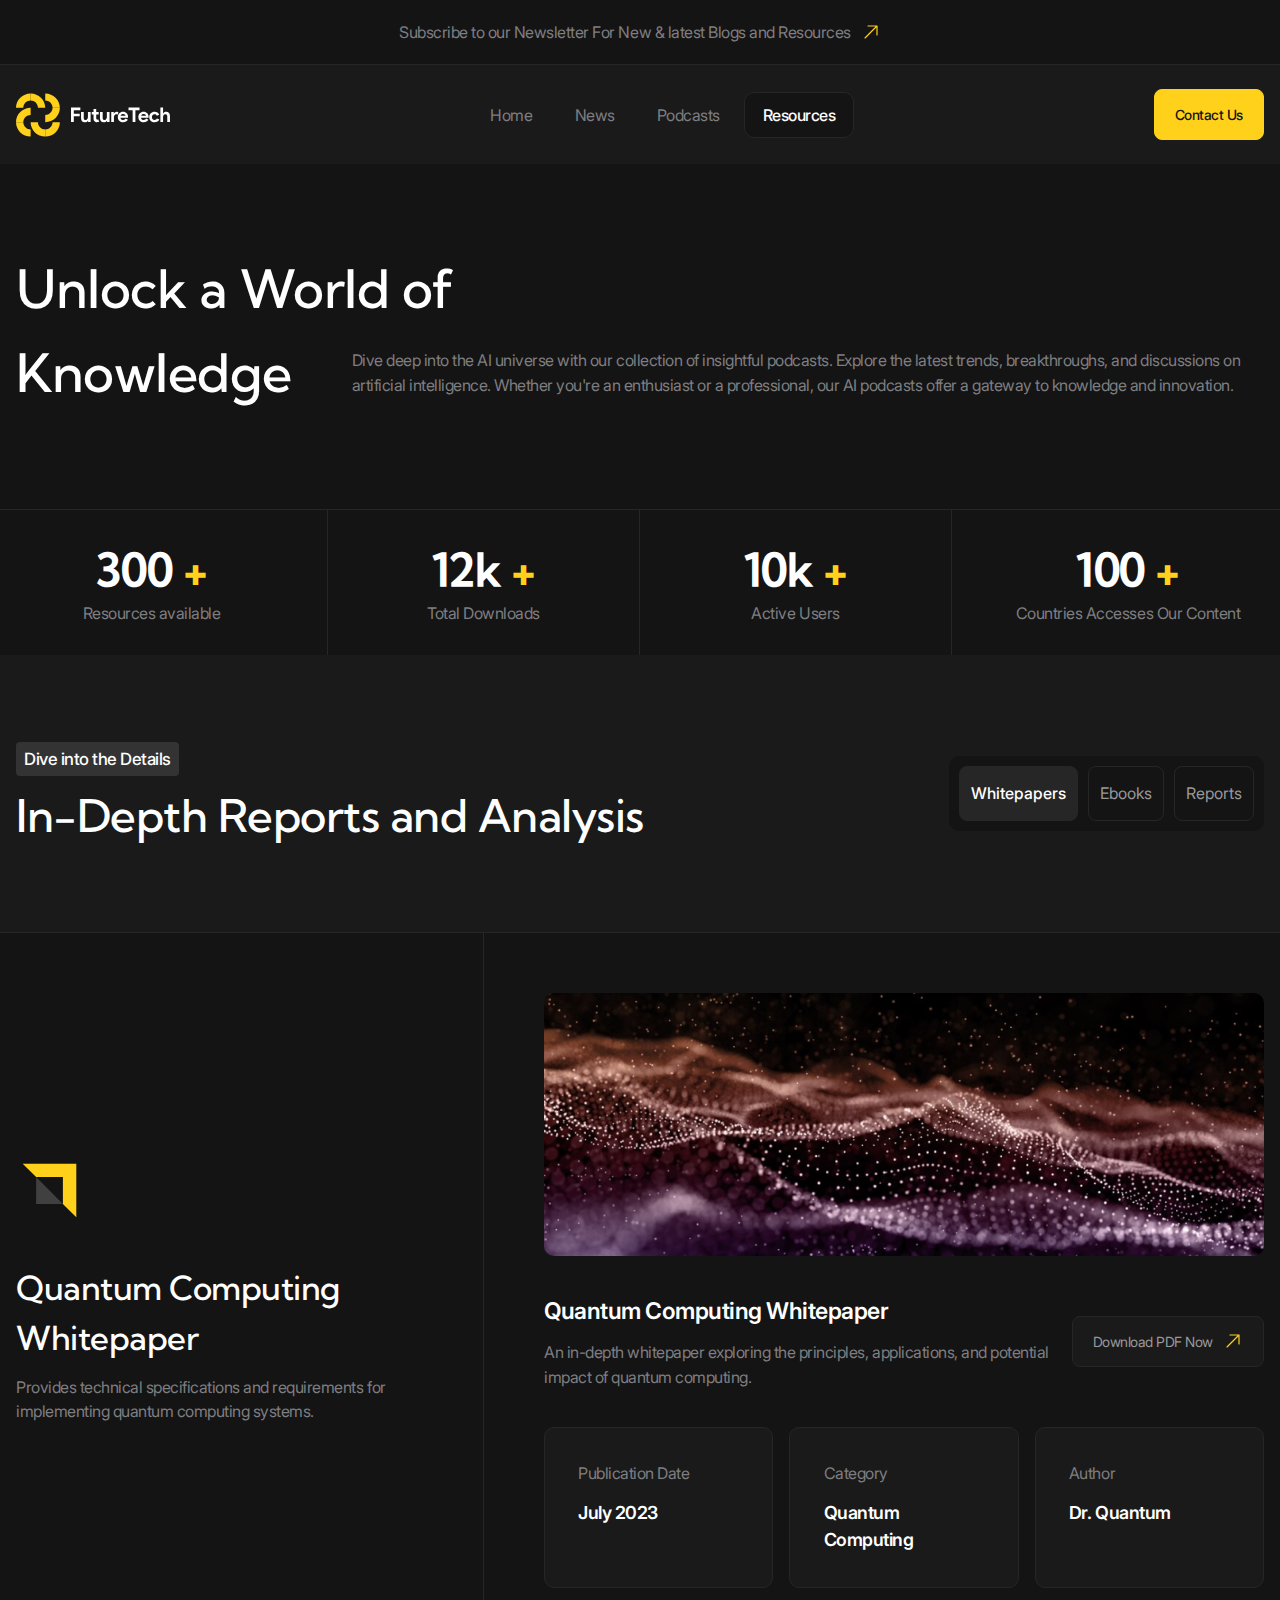
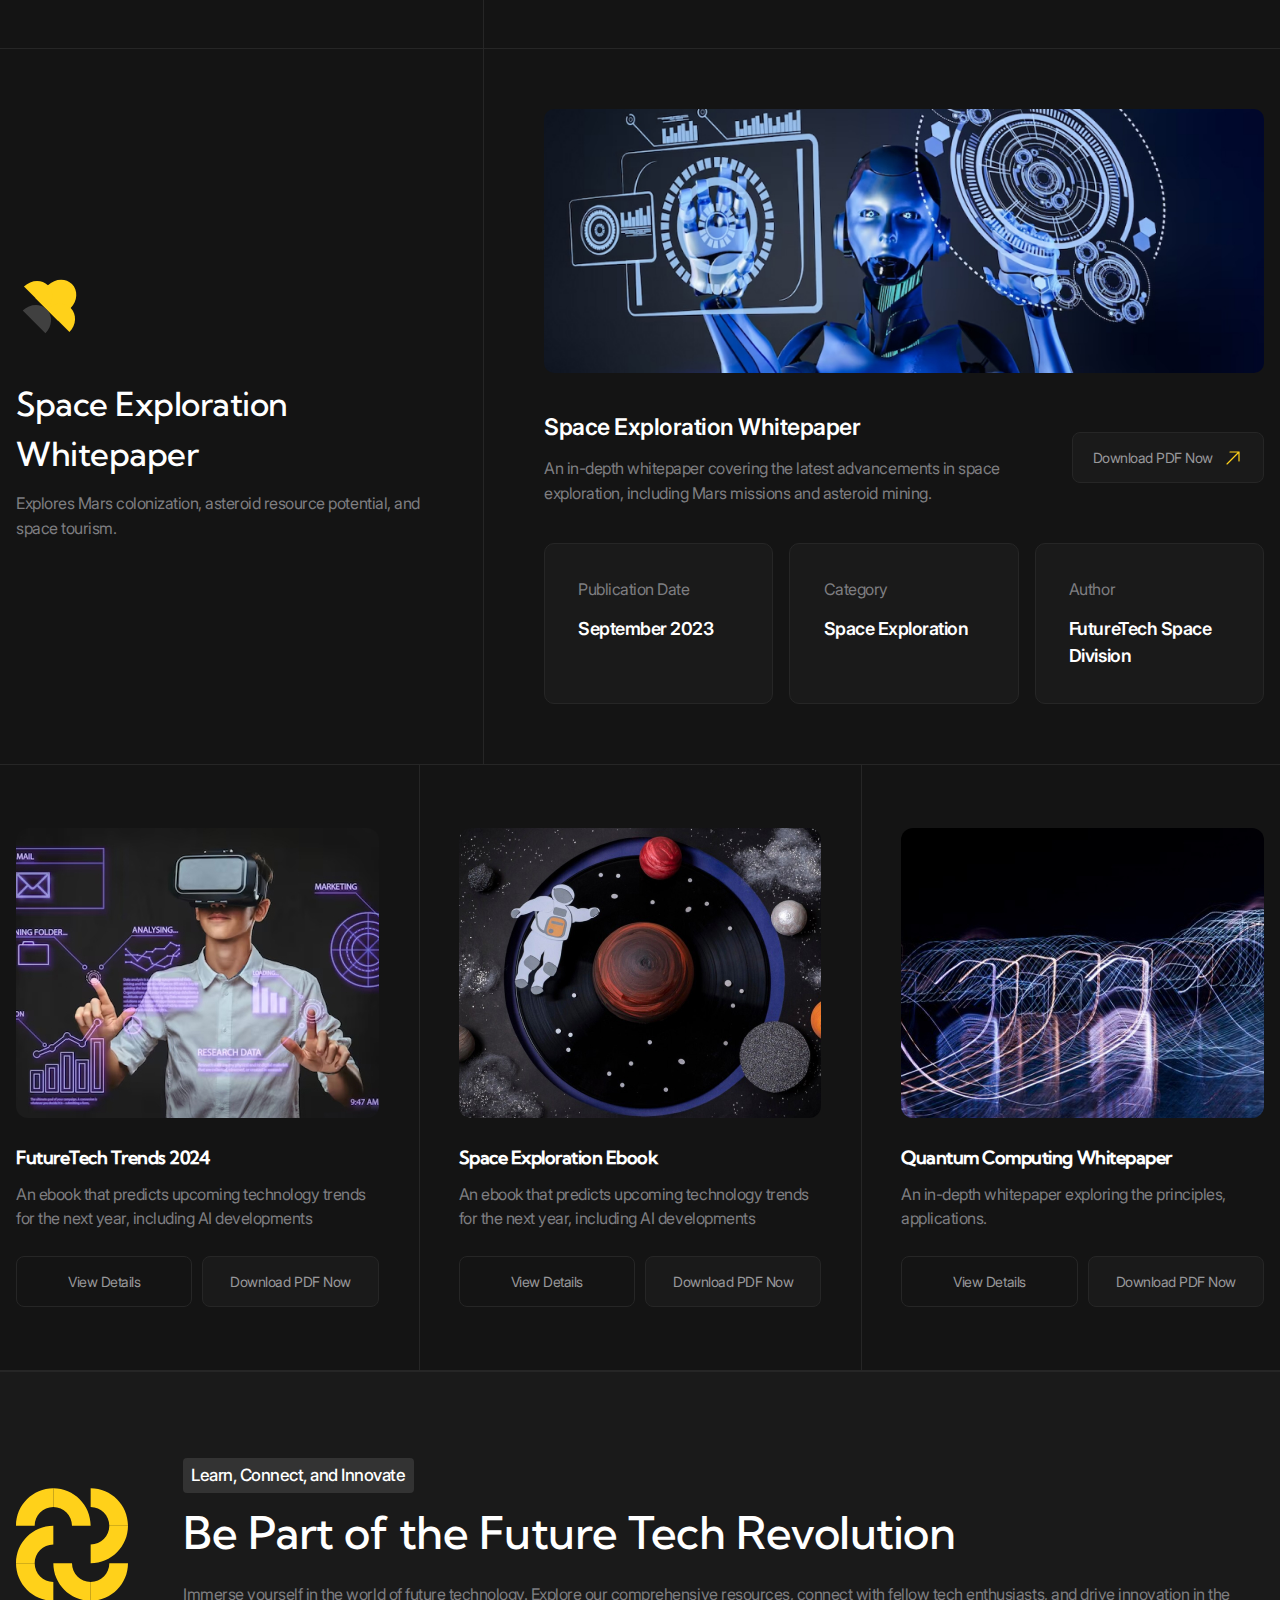
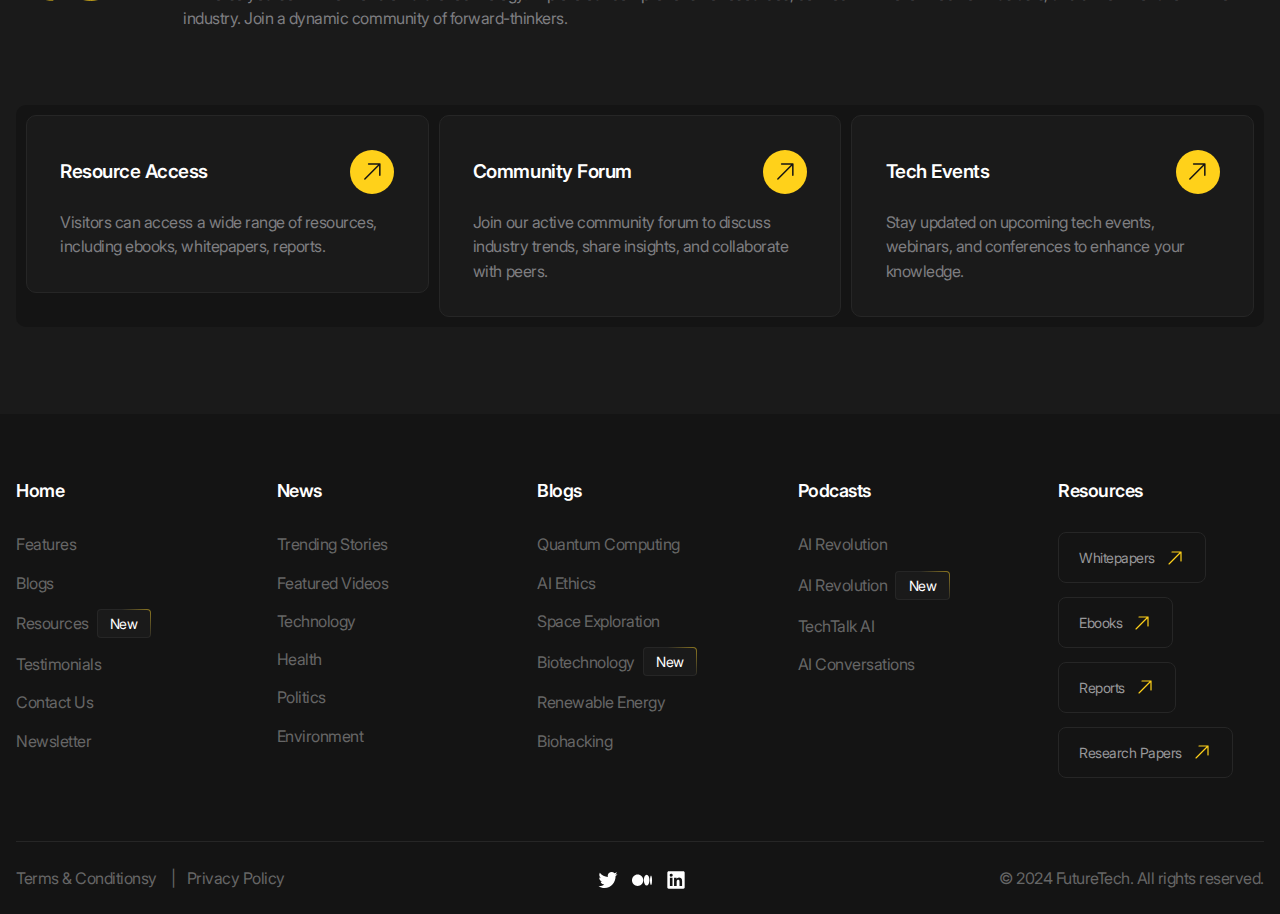
<file: resources.html>
<!doctype html>
<html lang="en">
<head>
    <meta charset="UTF-8">
    <meta name="viewport"
          content="width=device-width, user-scalable=no, initial-scale=1.0, maximum-scale=1.0, minimum-scale=1.0">
    <meta http-equiv="X-UA-Compatible" content="ie=edge">
    <title>Future Tech | Resources</title>
    <link rel="stylesheet" href="./styles/main.css">
    <script src="./scripts/main.js" type="module" defer></script>
</head>
<body>
<header class="header" data-js-header>
    <div class="header__promo">
        <div class="header__promo-inner container">
            <a href="#!" class="header__promo-link">
                <span class="icon icon__yellow-arrow">
                    Subscribe to our Newsletter For New & latest Blogs and Resources
                </span>
            </a>
        </div>
    </div>
    <div class="header__body">
        <div class="header__body-inner container">
            <a href="./index.html" class="header__logo logo" aria-label="Home" title="Home">
                <img src="./images/logo.svg" alt="" class="logo__image" width="179" height="50">
            </a>
            <div class="header__overlay" data-js-header-overlay>
                <nav class="header__menu">
                    <ul class="header__menu-list">
                        <li class="header__menu-item">
                            <a href="./index.html" class="header__menu-link">Home</a>
                        </li>
                        <li class="header__menu-item">
                            <a href="./news.html" class="header__menu-link">News</a>
                        </li>
                        <li class="header__menu-item">
                            <a href="./podcasts.html" class="header__menu-link">Podcasts</a>
                        </li>
                        <li class="header__menu-item">
                            <a href="./resources.html" class="header__menu-link is-active">Resources</a>
                        </li>
                    </ul>
                </nav>
                <a href="./contacts.html" class="header__contact-us-link button button--accent">Contact Us</a>
            </div>

            <button
                    class="header__burger-button burger-button visible-mobile"
                    type="button"
                    aria-label="Open Menu"
                    title="Open Menu"
                    data-js-header-burger-button
            >
                <span class="burger-button__line"></span>
                <span class="burger-button__line"></span>
                <span class="burger-button__line"></span>
            </button>
        </div>
    </div>
</header>

<main>
    <section class="hero-alt" aria-labelledby="resources-title">
        <header class="hero-alt__header">
            <div class="hero-alt__header-inner container">
                <h1 class="hero-alt__title" id="resources-title">
                    Unlock a World of <span class="hero-alt__title-hidden-part">Knowledge</span>
                </h1>
                <p class="hero-alt__subtitle h1 hidden-mobile" aria-hidden="true">
                    Knowledge
                </p>
                <p class="hero-alt__description">
                    Dive deep into the AI universe with our collection of insightful podcasts. Explore the latest
                    trends, breakthroughs, and discussions on artificial intelligence. Whether you're an enthusiast or a
                    professional, our AI podcasts offer a gateway to knowledge and innovation.
                </p>
            </div>
        </header>
        <div class="hero-alt__body">
            <div class="metrics metrics--4-cols container">
                <dl class="metrics__list">
                    <div class="metrics__item">
                        <dt class="metrics__key">Resources available</dt>
                        <dd class="metrics__value h2">300 <span class="metrics__sign">+</span></dd>
                    </div>
                    <div class="metrics__item">
                        <dt class="metrics__key">Total Downloads</dt>
                        <dd class="metrics__value h2">12k <span class="metrics__sign">+</span></dd>
                    </div>
                    <div class="metrics__item">
                        <dt class="metrics__key">Active Users</dt>
                        <dd class="metrics__value h2">10k <span class="metrics__sign">+</span></dd>
                    </div>
                    <div class="metrics__item">
                        <dt class="metrics__key">Countries Accesses Our Content</dt>
                        <dd class="metrics__value h2">100 <span class="metrics__sign">+</span></dd>
                    </div>
                </dl>
            </div>

        </div>
    </section>

    <section
            class="section tabs"
            aria-labelledby="reports-title"
            data-js-tabs
    >
        <header class="section__header">
            <div class="section__header-inner container">
                <div class="section__header-info">
                    <p class="section__subtitle tag">Dive into the Details</p>
                    <h2 class="section__title" id="reports-title">In-Depth Reports and Analysis</h2>
                </div>
                <div class="section__actions">
                    <div
                            class="tabs__buttons tabs__buttons--compact"
                            role="tablist"
                            aria-labelledby="reports-title"
                    >
                        <button
                                class="tabs__button is-active"
                                id="tab-1"
                                type="button"
                                role="tab"
                                aria-controls="tabpanel-1"
                                data-js-tabs-button
                                aria-selected="false"
                        >
                            Whitepapers
                        </button>
                        <button
                                class="tabs__button"
                                id="tab-2"
                                type="button"
                                role="tab"
                                aria-controls="tabpanel-2"
                                data-js-tabs-button
                                aria-selected="false"
                                tabindex="-1"
                        >
                            Ebooks
                        </button>
                        <button
                                class="tabs__button"
                                id="tab-3"
                                type="button"
                                role="tab"
                                aria-controls="tabpanel-3"
                                data-js-tabs-button
                                aria-selected="false"
                                tabindex="-1"
                        >
                            Reports
                        </button>
                    </div>
                </div>
            </div>
        </header>
        <div class="section__body">
            <div class="tabs__body">
                <div
                        class="tabs__content is-active"
                        id="tabpanel-1"
                        aria-labelledby="tab-1"
                        tabindex="0"
                        data-js-tabs-content
                >
                    <ul class="list">
                        <li class="list__item">
                            <div class="card container">
                                <div class="card__preview">
                                    <div class="card__preview-main">
                                        <img
                                                class="card__preview-icon"
                                                src="./images/reports/icon-1.svg"
                                                alt=""
                                                width="80" height="80" loading="lazy"
                                        >
                                        <div class="card__preview-info">
                                            <h3 class="card__preview-title">Quantum Computing Whitepaper</h3>
                                            <div class="card__preview-description">
                                                <p>
                                                    Provides technical specifications and requirements for implementing
                                                    quantum computing systems.
                                                </p>
                                            </div>
                                        </div>
                                    </div>
                                </div>
                                <div class="card__body">
                                    <div class="card__grid card__grid--3-cols-alt">
                                        <div class="card__cell card__cell--wide">
                                            <img
                                                    class="card__cell-image"
                                                    src="./images/reports/details-1.jpg"
                                                    alt=""
                                                    width="917" height="332" loading="lazy"
                                            >
                                        </div>
                                        <div class="card__cell card__cell--wide">
                                            <h4 class="card__cell-title h4">Quantum Computing Whitepaper</h4>
                                            <p class="card__cell-description">
                                                An in-depth whitepaper exploring the principles, applications, and
                                                potential impact of quantum computing.
                                            </p>
                                            <a href="#!" class="card__cell-link button button--dark-gray" download>
                                                <span class="icon icon__yellow-arrow">Download PDF Now</span>
                                            </a>
                                        </div>
                                        <div class="card__cell tile">
                                            <p class="card__cell-title">Publication Date</p>
                                            <p class="card__cell-description h6">
                                                <time datetime="2023-07">July 2023</time>
                                            </p>
                                        </div>
                                        <div class="card__cell tile">
                                            <p class="card__cell-title">Category</p>
                                            <p class="card__cell-description h6">Quantum Computing</p>
                                        </div>
                                        <div class="card__cell tile card__cell--wide-on-mobile-s">
                                            <p class="card__cell-title">Author</p>
                                            <p class="card__cell-description h6">Dr. Quantum</p>
                                        </div>
                                    </div>
                                </div>
                            </div>
                        </li>
                        <li class="list__item">
                            <div class="card container">
                                <div class="card__preview">
                                    <div class="card__preview-main">
                                        <img
                                                class="card__preview-icon"
                                                src="./images/reports/icon-2.svg"
                                                alt=""
                                                width="80" height="80" loading="lazy"
                                        >
                                        <div class="card__preview-info">
                                            <h3 class="card__preview-title">Space Exploration Whitepaper</h3>
                                            <div class="card__preview-description">
                                                <p>
                                                    Explores Mars colonization, asteroid resource potential, and space
                                                    tourism.
                                                </p>
                                            </div>
                                        </div>
                                    </div>
                                </div>
                                <div class="card__body">
                                    <div class="card__grid card__grid--3-cols-alt">
                                        <div class="card__cell card__cell--wide">
                                            <img
                                                    class="card__cell-image"
                                                    src="./images/reports/details-2.jpg"
                                                    alt=""
                                                    width="917" height="332" loading="lazy"
                                            >
                                        </div>
                                        <div class="card__cell card__cell--wide">
                                            <h4 class="card__cell-title h4">Space Exploration Whitepaper</h4>
                                            <p class="card__cell-description">
                                                An in-depth whitepaper covering the latest advancements in space
                                                exploration, including Mars missions and asteroid mining.
                                            </p>
                                            <a href="#!" class="card__cell-link button button--dark-gray" download>
                                                <span class="icon icon__yellow-arrow">Download PDF Now</span>
                                            </a>
                                        </div>
                                        <div class="card__cell tile">
                                            <p class="card__cell-title">Publication Date</p>
                                            <p class="card__cell-description h6">
                                                <time datetime="2023-09">September 2023</time>
                                            </p>
                                        </div>
                                        <div class="card__cell tile">
                                            <p class="card__cell-title">Category</p>
                                            <p class="card__cell-description h6">Space Exploration</p>
                                        </div>
                                        <div class="card__cell tile card__cell--wide-on-mobile-s">
                                            <p class="card__cell-title">Author</p>
                                            <p class="card__cell-description h6">FutureTech Space Division</p>
                                        </div>
                                    </div>
                                </div>
                            </div>
                        </li>
                    </ul>
                    <ul class="bordered-grid bordered-grid--3-cols container">
                        <li class="bordered-grid__item">
                            <div class="report-card">
                                <img class="report-card__image"
                                     src="./images/reports/card-1.jpg"
                                     alt=""
                                     width="470" height="290" loading="lazy"
                                >
                                <div class="report-card__body">
                                    <h3 class="report-card__title h6">FutureTech Trends 2024</h3>
                                    <div class="report-card__description">
                                        <p>
                                            An ebook that predicts upcoming technology trends for the next year,
                                            including AI developments
                                        </p>
                                    </div>
                                </div>
                                <div class="report-card__actions">
                                    <a href="#!" class="report-card__details-link button">
                                        View Details
                                    </a>
                                    <a href="#!" class="report-card__download-link button button--dark-gray" download>
                                        Download PDF Now
                                    </a>
                                </div>
                            </div>
                        </li>
                        <li class="bordered-grid__item">
                            <div class="report-card">
                                <img class="report-card__image"
                                     src="./images/reports/card-2.jpg"
                                     alt=""
                                     width="470" height="290" loading="lazy"
                                >
                                <div class="report-card__body">
                                    <h3 class="report-card__title h6">Space Exploration Ebook</h3>
                                    <div class="report-card__description">
                                        <p>
                                            An ebook that predicts upcoming technology trends for the next year,
                                            including AI developments
                                        </p>
                                    </div>
                                </div>
                                <div class="report-card__actions">
                                    <a href="#!" class="report-card__details-link button">
                                        View Details
                                    </a>
                                    <a href="#!" class="report-card__download-link button button--dark-gray" download>
                                        Download PDF Now
                                    </a>
                                </div>
                            </div>
                        </li>
                        <li class="bordered-grid__item">
                            <div class="report-card">
                                <img class="report-card__image"
                                     src="./images/reports/card-3.jpg"
                                     alt=""
                                     width="470" height="290" loading="lazy"
                                >
                                <div class="report-card__body">
                                    <h3 class="report-card__title h6">Quantum Computing Whitepaper</h3>
                                    <div class="report-card__description">
                                        <p>
                                            An in-depth whitepaper exploring the principles, applications.
                                        </p>
                                    </div>
                                </div>
                                <div class="report-card__actions">
                                    <a href="#!" class="report-card__details-link button">
                                        View Details
                                    </a>
                                    <a href="#!" class="report-card__download-link button button--dark-gray" download>
                                        Download PDF Now
                                    </a>
                                </div>
                            </div>
                        </li>
                    </ul>
                </div>
                <div
                        class="tabs__content"
                        id="tabpanel-2"
                        aria-labelledby="tab-2"
                        tabindex="0"
                        data-js-tabs-content
                >
                    <ul class="list">
                        <li class="list__item">
                            <article class="blog-card container">
                                <div class="blog-card__author person-card">
                                    <img
                                            class="person-card__image"
                                            src="./images/blog/3.png"
                                            alt=""
                                            width="80" height="80" loading="lazy"
                                    >
                                    <div class="person-card__body">
                                        <p class="person-card__name">Tech Johnson</p>
                                        <p class="person-card__department">Compute</p>
                                    </div>
                                </div>
                                <div class="blog-card__body">
                                    <time class="blog-card__date h6" datetime="2024-10-25">October 25, 2024</time>
                                    <div class="blog-card__info">
                                        <h4 class="blog-card__title">The Quantum Leap in Computing</h4>
                                        <div class="blog-card__description">
                                            Explore the revolution in quantum computing, its applications, and its
                                            potential impact on various industries.
                                        </div>
                                    </div>
                                    <div class="blog-card__actions blog-actions">
                                        <ul class="blog-actions__list">
                                            <li class="blog-actions__item">
                                                <button
                                                        class="blog-actions__button is-active"
                                                        type="button"
                                                        aria-label="Dislike"
                                                        title="Dislike"
                                                >
                                                    <span class="blog-actions__icon-wrapper">
                                                        <svg width="24" height="25" viewBox="0 0 24 25" fill="none"
                                                             xmlns="http://www.w3.org/2000/svg">
                                                        <path d="M11.645 21.4107L11.6384 21.4071L11.6158 21.3949C11.5965 21.3844 11.5689 21.3693 11.5336 21.3496C11.4629 21.3101 11.3612 21.2524 11.233 21.1769C10.9765 21.0261 10.6132 20.8039 10.1785 20.515C9.31074 19.9381 8.15122 19.0901 6.9886 18.0063C4.68781 15.8615 2.25 12.6751 2.25 8.75C2.25 5.82194 4.7136 3.5 7.6875 3.5C9.43638 3.5 11.0023 4.29909 12 5.5516C12.9977 4.29909 14.5636 3.5 16.3125 3.5C19.2864 3.5 21.75 5.82194 21.75 8.75C21.75 12.6751 19.3122 15.8615 17.0114 18.0063C15.8488 19.0901 14.6893 19.9381 13.8215 20.515C13.3868 20.8039 13.0235 21.0261 12.767 21.1769C12.6388 21.2524 12.5371 21.3101 12.4664 21.3496C12.4311 21.3693 12.4035 21.3844 12.3842 21.3949L12.3616 21.4071L12.355 21.4107L12.3523 21.4121C12.1323 21.5289 11.8677 21.5289 11.6477 21.4121L11.645 21.4107Z"
                                                              stroke="#666666" stroke-width="1.5"
                                                              stroke-linejoin="round"/>
                                                        </svg>

                                                    </span>
                                                    <span>24.5k</span>
                                                </button>
                                            </li>
                                            <li class="blog-actions__item">
                                                <button
                                                        class="blog-actions__button"
                                                        type="button"
                                                        aria-label="Discuss"
                                                        title="Discuss"
                                                >
                                                    <span class="blog-actions__icon-wrapper">
                                                        <svg width="24" height="25" viewBox="0 0 24 25" fill="none"
                                                             xmlns="http://www.w3.org/2000/svg">
                                                        <path d="M8.48581 19.6888C9.54657 20.2083 10.7392 20.5 12 20.5C16.4183 20.5 20 16.9183 20 12.5C20 8.08172 16.4183 4.5 12 4.5C7.58172 4.5 4 8.08172 4 12.5C4 14.1401 4.49356 15.665 5.34026 16.9341M8.48581 19.6888L4 20.5L5.34026 16.9341M8.48581 19.6888L8.49231 19.6877M5.34026 16.9341L5.34154 16.9308"
                                                              stroke="#666666" stroke-width="1.5" stroke-linecap="round"
                                                              stroke-linejoin="round"/>
                                                        </svg>
                                                    </span>
                                                    <span>50</span>
                                                </button>
                                            </li>
                                            <li class="blog-actions__item">
                                                <button
                                                        class="blog-actions__button"
                                                        type="button"
                                                        aria-label="Share"
                                                        title="Share"
                                                >
                                                    <span class="blog-actions__icon-wrapper">
                                                        <svg width="24" height="25" viewBox="0 0 24 25" fill="none"
                                                             xmlns="http://www.w3.org/2000/svg">
                                                        <path d="M10.0384 14.4616L4.1719 11.7951C3.36454 11.4281 3.39898 10.2697 4.22673 9.95134L18.8999 4.30781C19.7087 3.99675 20.5033 4.79139 20.1922 5.60013L14.5487 20.2733C14.2303 21.1011 13.072 21.1355 12.705 20.3281L10.0384 14.4616ZM10.0384 14.4616L14.4231 10.077"
                                                              stroke="#666666" stroke-width="1.5" stroke-linecap="round"
                                                              stroke-linejoin="round"/>
                                                        </svg>
                                                    </span>
                                                    <span>20</span>
                                                </button>
                                            </li>
                                        </ul>
                                    </div>
                                </div>
                                <a href="#!" class="blog-card__link button">
                                    <span class="icon icon__yellow-arrow">View Blog</span>
                                </a>
                            </article>
                        </li>
                        <li class="list__item">
                            <article class="blog-card container">
                                <div class="blog-card__author person-card">
                                    <img
                                            class="person-card__image"
                                            src="./images/blog/1.png"
                                            alt=""
                                            width="80" height="80" loading="lazy"
                                    >
                                    <div class="person-card__body">
                                        <p class="person-card__name">Ethi Sarahim</p>
                                        <p class="person-card__department">Data Science</p>
                                    </div>
                                </div>
                                <div class="blog-card__body">
                                    <time class="blog-card__date h6" datetime="2023-9-5">November 5, 2023</time>
                                    <div class="blog-card__info">
                                        <h4 class="blog-card__title">The Ethical Dilemmas of AI</h4>
                                        <div class="blog-card__description">
                                            A deep dive into ethical challenges posed by AI, including bias, privacy,
                                            and transparency.
                                        </div>
                                    </div>
                                    <div class="blog-card__actions blog-actions">
                                        <ul class="blog-actions__list">
                                            <li class="blog-actions__item">
                                                <button
                                                        class="blog-actions__button"
                                                        type="button"
                                                        aria-label="Like"
                                                        title="Like"
                                                >
                                                    <span class="blog-actions__icon-wrapper">
                                                        <svg width="24" height="25" viewBox="0 0 24 25" fill="none"
                                                             xmlns="http://www.w3.org/2000/svg">
                                                        <path d="M11.645 21.4107L11.6384 21.4071L11.6158 21.3949C11.5965 21.3844 11.5689 21.3693 11.5336 21.3496C11.4629 21.3101 11.3612 21.2524 11.233 21.1769C10.9765 21.0261 10.6132 20.8039 10.1785 20.515C9.31074 19.9381 8.15122 19.0901 6.9886 18.0063C4.68781 15.8615 2.25 12.6751 2.25 8.75C2.25 5.82194 4.7136 3.5 7.6875 3.5C9.43638 3.5 11.0023 4.29909 12 5.5516C12.9977 4.29909 14.5636 3.5 16.3125 3.5C19.2864 3.5 21.75 5.82194 21.75 8.75C21.75 12.6751 19.3122 15.8615 17.0114 18.0063C15.8488 19.0901 14.6893 19.9381 13.8215 20.515C13.3868 20.8039 13.0235 21.0261 12.767 21.1769C12.6388 21.2524 12.5371 21.3101 12.4664 21.3496C12.4311 21.3693 12.4035 21.3844 12.3842 21.3949L12.3616 21.4071L12.355 21.4107L12.3523 21.4121C12.1323 21.5289 11.8677 21.5289 11.6477 21.4121L11.645 21.4107Z"
                                                              stroke="#666666" stroke-width="1.5"
                                                              stroke-linejoin="round"/>
                                                        </svg>

                                                    </span>
                                                    <span>32k</span>
                                                </button>
                                            </li>
                                            <li class="blog-actions__item">
                                                <button
                                                        class="blog-actions__button"
                                                        type="button"
                                                        aria-label="Discuss"
                                                        title="Discuss"
                                                >
                                                    <span class="blog-actions__icon-wrapper">
                                                        <svg width="24" height="25" viewBox="0 0 24 25" fill="none"
                                                             xmlns="http://www.w3.org/2000/svg">
                                                        <path d="M8.48581 19.6888C9.54657 20.2083 10.7392 20.5 12 20.5C16.4183 20.5 20 16.9183 20 12.5C20 8.08172 16.4183 4.5 12 4.5C7.58172 4.5 4 8.08172 4 12.5C4 14.1401 4.49356 15.665 5.34026 16.9341M8.48581 19.6888L4 20.5L5.34026 16.9341M8.48581 19.6888L8.49231 19.6877M5.34026 16.9341L5.34154 16.9308"
                                                              stroke="#666666" stroke-width="1.5" stroke-linecap="round"
                                                              stroke-linejoin="round"/>
                                                        </svg>
                                                    </span>
                                                    <span>72</span>
                                                </button>
                                            </li>
                                            <li class="blog-actions__item">
                                                <button
                                                        class="blog-actions__button"
                                                        type="button"
                                                        aria-label="Share"
                                                        title="Share"
                                                >
                                                    <span class="blog-actions__icon-wrapper">
                                                        <svg width="24" height="25" viewBox="0 0 24 25" fill="none"
                                                             xmlns="http://www.w3.org/2000/svg">
                                                        <path d="M10.0384 14.4616L4.1719 11.7951C3.36454 11.4281 3.39898 10.2697 4.22673 9.95134L18.8999 4.30781C19.7087 3.99675 20.5033 4.79139 20.1922 5.60013L14.5487 20.2733C14.2303 21.1011 13.072 21.1355 12.705 20.3281L10.0384 14.4616ZM10.0384 14.4616L14.4231 10.077"
                                                              stroke="#666666" stroke-width="1.5" stroke-linecap="round"
                                                              stroke-linejoin="round"/>
                                                        </svg>
                                                    </span>
                                                    <span>18</span>
                                                </button>
                                            </li>
                                        </ul>
                                    </div>
                                </div>
                                <a href="#!" class="blog-card__link button">
                                    <span class="icon icon__yellow-arrow">View Blog</span>
                                </a>
                            </article>
                        </li>
                        <li class="list__item">
                            <article class="blog-card container">
                                <div class="blog-card__author person-card">
                                    <img
                                            class="person-card__image"
                                            src="./images/blog/3.png"
                                            alt=""
                                            width="80" height="80" loading="lazy"
                                    >
                                    <div class="person-card__body">
                                        <p class="person-card__name">Astronomer X</p>
                                        <p class="person-card__department">Space Exploration</p>
                                    </div>
                                </div>
                                <div class="blog-card__body">
                                    <time class="blog-card__date h6" datetime="2023-10-11">December 10, 2023</time>
                                    <div class="blog-card__info">
                                        <h4 class="blog-card__title">The Quantum Leap in Computing</h4>
                                        <div class="blog-card__description">
                                            Explore the revolution in quantum computing, its applications, and its
                                            potential impact on various industries.
                                        </div>
                                    </div>
                                    <div class="blog-card__actions blog-actions">
                                        <ul class="blog-actions__list">
                                            <li class="blog-actions__item">
                                                <button
                                                        class="blog-actions__button"
                                                        type="button"
                                                        aria-label="Like"
                                                        title="Like"
                                                >
                                                    <span class="blog-actions__icon-wrapper">
                                                        <svg width="24" height="25" viewBox="0 0 24 25" fill="none"
                                                             xmlns="http://www.w3.org/2000/svg">
                                                        <path d="M11.645 21.4107L11.6384 21.4071L11.6158 21.3949C11.5965 21.3844 11.5689 21.3693 11.5336 21.3496C11.4629 21.3101 11.3612 21.2524 11.233 21.1769C10.9765 21.0261 10.6132 20.8039 10.1785 20.515C9.31074 19.9381 8.15122 19.0901 6.9886 18.0063C4.68781 15.8615 2.25 12.6751 2.25 8.75C2.25 5.82194 4.7136 3.5 7.6875 3.5C9.43638 3.5 11.0023 4.29909 12 5.5516C12.9977 4.29909 14.5636 3.5 16.3125 3.5C19.2864 3.5 21.75 5.82194 21.75 8.75C21.75 12.6751 19.3122 15.8615 17.0114 18.0063C15.8488 19.0901 14.6893 19.9381 13.8215 20.515C13.3868 20.8039 13.0235 21.0261 12.767 21.1769C12.6388 21.2524 12.5371 21.3101 12.4664 21.3496C12.4311 21.3693 12.4035 21.3844 12.3842 21.3949L12.3616 21.4071L12.355 21.4107L12.3523 21.4121C12.1323 21.5289 11.8677 21.5289 11.6477 21.4121L11.645 21.4107Z"
                                                              stroke="#666666" stroke-width="1.5"
                                                              stroke-linejoin="round"/>
                                                        </svg>

                                                    </span>
                                                    <span>20k</span>
                                                </button>
                                            </li>
                                            <li class="blog-actions__item">
                                                <button
                                                        class="blog-actions__button"
                                                        type="button"
                                                        aria-label="Discuss"
                                                        title="Discuss"
                                                >
                                                    <span class="blog-actions__icon-wrapper">
                                                        <svg width="24" height="25" viewBox="0 0 24 25" fill="none"
                                                             xmlns="http://www.w3.org/2000/svg">
                                                        <path d="M8.48581 19.6888C9.54657 20.2083 10.7392 20.5 12 20.5C16.4183 20.5 20 16.9183 20 12.5C20 8.08172 16.4183 4.5 12 4.5C7.58172 4.5 4 8.08172 4 12.5C4 14.1401 4.49356 15.665 5.34026 16.9341M8.48581 19.6888L4 20.5L5.34026 16.9341M8.48581 19.6888L8.49231 19.6877M5.34026 16.9341L5.34154 16.9308"
                                                              stroke="#666666" stroke-width="1.5" stroke-linecap="round"
                                                              stroke-linejoin="round"/>
                                                        </svg>
                                                    </span>
                                                    <span>31</span>
                                                </button>
                                            </li>
                                            <li class="blog-actions__item">
                                                <button
                                                        class="blog-actions__button"
                                                        type="button"
                                                        aria-label="Share"
                                                        title="Share"
                                                >
                                                    <span class="blog-actions__icon-wrapper">
                                                        <svg width="24" height="25" viewBox="0 0 24 25" fill="none"
                                                             xmlns="http://www.w3.org/2000/svg">
                                                        <path d="M10.0384 14.4616L4.1719 11.7951C3.36454 11.4281 3.39898 10.2697 4.22673 9.95134L18.8999 4.30781C19.7087 3.99675 20.5033 4.79139 20.1922 5.60013L14.5487 20.2733C14.2303 21.1011 13.072 21.1355 12.705 20.3281L10.0384 14.4616ZM10.0384 14.4616L14.4231 10.077"
                                                              stroke="#666666" stroke-width="1.5" stroke-linecap="round"
                                                              stroke-linejoin="round"/>
                                                        </svg>
                                                    </span>
                                                    <span>12</span>
                                                </button>
                                            </li>
                                        </ul>
                                    </div>
                                </div>
                                <a href="#!" class="blog-card__link button">
                                    <span class="icon icon__yellow-arrow">View Blog</span>
                                </a>
                            </article>
                        </li>
                    </ul>
                </div>
                <div
                        class="tabs__content"
                        id="tabpanel-3"
                        aria-labelledby="tab-3"
                        tabindex="0"
                        data-js-tabs-content
                >
                    <ul class="list">
                        <li class="list__item">
                            <article class="blog-card container">
                                <div class="blog-card__author person-card">
                                    <img
                                            class="person-card__image"
                                            src="./images/blog/1.png"
                                            alt=""
                                            width="80" height="80" loading="lazy"
                                    >
                                    <div class="person-card__body">
                                        <p class="person-card__name">Tech Johnson</p>
                                        <p class="person-card__department">Compute</p>
                                    </div>
                                </div>
                                <div class="blog-card__body">
                                    <time class="blog-card__date h6" datetime="2024-10-25">October 25, 2024</time>
                                    <div class="blog-card__info">
                                        <h4 class="blog-card__title">The Quantum Leap in Computing</h4>
                                        <div class="blog-card__description">
                                            Explore the revolution in quantum computing, its applications, and its
                                            potential impact on various industries.
                                        </div>
                                    </div>
                                    <div class="blog-card__actions blog-actions">
                                        <ul class="blog-actions__list">
                                            <li class="blog-actions__item">
                                                <button
                                                        class="blog-actions__button is-active"
                                                        type="button"
                                                        aria-label="Dislike"
                                                        title="Dislike"
                                                >
                                                    <span class="blog-actions__icon-wrapper">
                                                        <svg width="24" height="25" viewBox="0 0 24 25" fill="none"
                                                             xmlns="http://www.w3.org/2000/svg">
                                                        <path d="M11.645 21.4107L11.6384 21.4071L11.6158 21.3949C11.5965 21.3844 11.5689 21.3693 11.5336 21.3496C11.4629 21.3101 11.3612 21.2524 11.233 21.1769C10.9765 21.0261 10.6132 20.8039 10.1785 20.515C9.31074 19.9381 8.15122 19.0901 6.9886 18.0063C4.68781 15.8615 2.25 12.6751 2.25 8.75C2.25 5.82194 4.7136 3.5 7.6875 3.5C9.43638 3.5 11.0023 4.29909 12 5.5516C12.9977 4.29909 14.5636 3.5 16.3125 3.5C19.2864 3.5 21.75 5.82194 21.75 8.75C21.75 12.6751 19.3122 15.8615 17.0114 18.0063C15.8488 19.0901 14.6893 19.9381 13.8215 20.515C13.3868 20.8039 13.0235 21.0261 12.767 21.1769C12.6388 21.2524 12.5371 21.3101 12.4664 21.3496C12.4311 21.3693 12.4035 21.3844 12.3842 21.3949L12.3616 21.4071L12.355 21.4107L12.3523 21.4121C12.1323 21.5289 11.8677 21.5289 11.6477 21.4121L11.645 21.4107Z"
                                                              stroke="#666666" stroke-width="1.5"
                                                              stroke-linejoin="round"/>
                                                        </svg>

                                                    </span>
                                                    <span>24.5k</span>
                                                </button>
                                            </li>
                                            <li class="blog-actions__item">
                                                <button
                                                        class="blog-actions__button"
                                                        type="button"
                                                        aria-label="Discuss"
                                                        title="Discuss"
                                                >
                                                    <span class="blog-actions__icon-wrapper">
                                                        <svg width="24" height="25" viewBox="0 0 24 25" fill="none"
                                                             xmlns="http://www.w3.org/2000/svg">
                                                        <path d="M8.48581 19.6888C9.54657 20.2083 10.7392 20.5 12 20.5C16.4183 20.5 20 16.9183 20 12.5C20 8.08172 16.4183 4.5 12 4.5C7.58172 4.5 4 8.08172 4 12.5C4 14.1401 4.49356 15.665 5.34026 16.9341M8.48581 19.6888L4 20.5L5.34026 16.9341M8.48581 19.6888L8.49231 19.6877M5.34026 16.9341L5.34154 16.9308"
                                                              stroke="#666666" stroke-width="1.5" stroke-linecap="round"
                                                              stroke-linejoin="round"/>
                                                        </svg>
                                                    </span>
                                                    <span>50</span>
                                                </button>
                                            </li>
                                            <li class="blog-actions__item">
                                                <button
                                                        class="blog-actions__button"
                                                        type="button"
                                                        aria-label="Share"
                                                        title="Share"
                                                >
                                                    <span class="blog-actions__icon-wrapper">
                                                        <svg width="24" height="25" viewBox="0 0 24 25" fill="none"
                                                             xmlns="http://www.w3.org/2000/svg">
                                                        <path d="M10.0384 14.4616L4.1719 11.7951C3.36454 11.4281 3.39898 10.2697 4.22673 9.95134L18.8999 4.30781C19.7087 3.99675 20.5033 4.79139 20.1922 5.60013L14.5487 20.2733C14.2303 21.1011 13.072 21.1355 12.705 20.3281L10.0384 14.4616ZM10.0384 14.4616L14.4231 10.077"
                                                              stroke="#666666" stroke-width="1.5" stroke-linecap="round"
                                                              stroke-linejoin="round"/>
                                                        </svg>
                                                    </span>
                                                    <span>20</span>
                                                </button>
                                            </li>
                                        </ul>
                                    </div>
                                </div>
                                <a href="#!" class="blog-card__link button">
                                    <span class="icon icon__yellow-arrow">View Blog</span>
                                </a>
                            </article>
                        </li>
                        <li class="list__item">
                            <article class="blog-card container">
                                <div class="blog-card__author person-card">
                                    <img
                                            class="person-card__image"
                                            src="./images/blog/2.png"
                                            alt=""
                                            width="80" height="80" loading="lazy"
                                    >
                                    <div class="person-card__body">
                                        <p class="person-card__name">Ethi Sarahim</p>
                                        <p class="person-card__department">Data Science</p>
                                    </div>
                                </div>
                                <div class="blog-card__body">
                                    <time class="blog-card__date h6" datetime="2023-9-5">November 5, 2023</time>
                                    <div class="blog-card__info">
                                        <h4 class="blog-card__title">The Ethical Dilemmas of AI</h4>
                                        <div class="blog-card__description">
                                            A deep dive into ethical challenges posed by AI, including bias, privacy,
                                            and transparency.
                                        </div>
                                    </div>
                                    <div class="blog-card__actions blog-actions">
                                        <ul class="blog-actions__list">
                                            <li class="blog-actions__item">
                                                <button
                                                        class="blog-actions__button"
                                                        type="button"
                                                        aria-label="Like"
                                                        title="Like"
                                                >
                                                    <span class="blog-actions__icon-wrapper">
                                                        <svg width="24" height="25" viewBox="0 0 24 25" fill="none"
                                                             xmlns="http://www.w3.org/2000/svg">
                                                        <path d="M11.645 21.4107L11.6384 21.4071L11.6158 21.3949C11.5965 21.3844 11.5689 21.3693 11.5336 21.3496C11.4629 21.3101 11.3612 21.2524 11.233 21.1769C10.9765 21.0261 10.6132 20.8039 10.1785 20.515C9.31074 19.9381 8.15122 19.0901 6.9886 18.0063C4.68781 15.8615 2.25 12.6751 2.25 8.75C2.25 5.82194 4.7136 3.5 7.6875 3.5C9.43638 3.5 11.0023 4.29909 12 5.5516C12.9977 4.29909 14.5636 3.5 16.3125 3.5C19.2864 3.5 21.75 5.82194 21.75 8.75C21.75 12.6751 19.3122 15.8615 17.0114 18.0063C15.8488 19.0901 14.6893 19.9381 13.8215 20.515C13.3868 20.8039 13.0235 21.0261 12.767 21.1769C12.6388 21.2524 12.5371 21.3101 12.4664 21.3496C12.4311 21.3693 12.4035 21.3844 12.3842 21.3949L12.3616 21.4071L12.355 21.4107L12.3523 21.4121C12.1323 21.5289 11.8677 21.5289 11.6477 21.4121L11.645 21.4107Z"
                                                              stroke="#666666" stroke-width="1.5"
                                                              stroke-linejoin="round"/>
                                                        </svg>

                                                    </span>
                                                    <span>32k</span>
                                                </button>
                                            </li>
                                            <li class="blog-actions__item">
                                                <button
                                                        class="blog-actions__button"
                                                        type="button"
                                                        aria-label="Discuss"
                                                        title="Discuss"
                                                >
                                                    <span class="blog-actions__icon-wrapper">
                                                        <svg width="24" height="25" viewBox="0 0 24 25" fill="none"
                                                             xmlns="http://www.w3.org/2000/svg">
                                                        <path d="M8.48581 19.6888C9.54657 20.2083 10.7392 20.5 12 20.5C16.4183 20.5 20 16.9183 20 12.5C20 8.08172 16.4183 4.5 12 4.5C7.58172 4.5 4 8.08172 4 12.5C4 14.1401 4.49356 15.665 5.34026 16.9341M8.48581 19.6888L4 20.5L5.34026 16.9341M8.48581 19.6888L8.49231 19.6877M5.34026 16.9341L5.34154 16.9308"
                                                              stroke="#666666" stroke-width="1.5" stroke-linecap="round"
                                                              stroke-linejoin="round"/>
                                                        </svg>
                                                    </span>
                                                    <span>72</span>
                                                </button>
                                            </li>
                                            <li class="blog-actions__item">
                                                <button
                                                        class="blog-actions__button"
                                                        type="button"
                                                        aria-label="Share"
                                                        title="Share"
                                                >
                                                    <span class="blog-actions__icon-wrapper">
                                                        <svg width="24" height="25" viewBox="0 0 24 25" fill="none"
                                                             xmlns="http://www.w3.org/2000/svg">
                                                        <path d="M10.0384 14.4616L4.1719 11.7951C3.36454 11.4281 3.39898 10.2697 4.22673 9.95134L18.8999 4.30781C19.7087 3.99675 20.5033 4.79139 20.1922 5.60013L14.5487 20.2733C14.2303 21.1011 13.072 21.1355 12.705 20.3281L10.0384 14.4616ZM10.0384 14.4616L14.4231 10.077"
                                                              stroke="#666666" stroke-width="1.5" stroke-linecap="round"
                                                              stroke-linejoin="round"/>
                                                        </svg>
                                                    </span>
                                                    <span>18</span>
                                                </button>
                                            </li>
                                        </ul>
                                    </div>
                                </div>
                                <a href="#!" class="blog-card__link button">
                                    <span class="icon icon__yellow-arrow">View Blog</span>
                                </a>
                            </article>
                        </li>
                        <li class="list__item">
                            <article class="blog-card container">
                                <div class="blog-card__author person-card">
                                    <img
                                            class="person-card__image"
                                            src="./images/blog/3.png"
                                            alt=""
                                            width="80" height="80" loading="lazy"
                                    >
                                    <div class="person-card__body">
                                        <p class="person-card__name">Astronomer X</p>
                                        <p class="person-card__department">Space Exploration</p>
                                    </div>
                                </div>
                                <div class="blog-card__body">
                                    <time class="blog-card__date h6" datetime="2023-10-11">December 10, 2023</time>
                                    <div class="blog-card__info">
                                        <h4 class="blog-card__title">The Quantum Leap in Computing</h4>
                                        <div class="blog-card__description">
                                            Explore the revolution in quantum computing, its applications, and its
                                            potential impact on various industries.
                                        </div>
                                    </div>
                                    <div class="blog-card__actions blog-actions">
                                        <ul class="blog-actions__list">
                                            <li class="blog-actions__item">
                                                <button
                                                        class="blog-actions__button"
                                                        type="button"
                                                        aria-label="Like"
                                                        title="Like"
                                                >
                                                    <span class="blog-actions__icon-wrapper">
                                                        <svg width="24" height="25" viewBox="0 0 24 25" fill="none"
                                                             xmlns="http://www.w3.org/2000/svg">
                                                        <path d="M11.645 21.4107L11.6384 21.4071L11.6158 21.3949C11.5965 21.3844 11.5689 21.3693 11.5336 21.3496C11.4629 21.3101 11.3612 21.2524 11.233 21.1769C10.9765 21.0261 10.6132 20.8039 10.1785 20.515C9.31074 19.9381 8.15122 19.0901 6.9886 18.0063C4.68781 15.8615 2.25 12.6751 2.25 8.75C2.25 5.82194 4.7136 3.5 7.6875 3.5C9.43638 3.5 11.0023 4.29909 12 5.5516C12.9977 4.29909 14.5636 3.5 16.3125 3.5C19.2864 3.5 21.75 5.82194 21.75 8.75C21.75 12.6751 19.3122 15.8615 17.0114 18.0063C15.8488 19.0901 14.6893 19.9381 13.8215 20.515C13.3868 20.8039 13.0235 21.0261 12.767 21.1769C12.6388 21.2524 12.5371 21.3101 12.4664 21.3496C12.4311 21.3693 12.4035 21.3844 12.3842 21.3949L12.3616 21.4071L12.355 21.4107L12.3523 21.4121C12.1323 21.5289 11.8677 21.5289 11.6477 21.4121L11.645 21.4107Z"
                                                              stroke="#666666" stroke-width="1.5"
                                                              stroke-linejoin="round"/>
                                                        </svg>

                                                    </span>
                                                    <span>20k</span>
                                                </button>
                                            </li>
                                            <li class="blog-actions__item">
                                                <button
                                                        class="blog-actions__button"
                                                        type="button"
                                                        aria-label="Discuss"
                                                        title="Discuss"
                                                >
                                                    <span class="blog-actions__icon-wrapper">
                                                        <svg width="24" height="25" viewBox="0 0 24 25" fill="none"
                                                             xmlns="http://www.w3.org/2000/svg">
                                                        <path d="M8.48581 19.6888C9.54657 20.2083 10.7392 20.5 12 20.5C16.4183 20.5 20 16.9183 20 12.5C20 8.08172 16.4183 4.5 12 4.5C7.58172 4.5 4 8.08172 4 12.5C4 14.1401 4.49356 15.665 5.34026 16.9341M8.48581 19.6888L4 20.5L5.34026 16.9341M8.48581 19.6888L8.49231 19.6877M5.34026 16.9341L5.34154 16.9308"
                                                              stroke="#666666" stroke-width="1.5" stroke-linecap="round"
                                                              stroke-linejoin="round"/>
                                                        </svg>
                                                    </span>
                                                    <span>31</span>
                                                </button>
                                            </li>
                                            <li class="blog-actions__item">
                                                <button
                                                        class="blog-actions__button"
                                                        type="button"
                                                        aria-label="Share"
                                                        title="Share"
                                                >
                                                    <span class="blog-actions__icon-wrapper">
                                                        <svg width="24" height="25" viewBox="0 0 24 25" fill="none"
                                                             xmlns="http://www.w3.org/2000/svg">
                                                        <path d="M10.0384 14.4616L4.1719 11.7951C3.36454 11.4281 3.39898 10.2697 4.22673 9.95134L18.8999 4.30781C19.7087 3.99675 20.5033 4.79139 20.1922 5.60013L14.5487 20.2733C14.2303 21.1011 13.072 21.1355 12.705 20.3281L10.0384 14.4616ZM10.0384 14.4616L14.4231 10.077"
                                                              stroke="#666666" stroke-width="1.5" stroke-linecap="round"
                                                              stroke-linejoin="round"/>
                                                        </svg>
                                                    </span>
                                                    <span>12</span>
                                                </button>
                                            </li>
                                        </ul>
                                    </div>
                                </div>
                                <a href="#!" class="blog-card__link button">
                                    <span class="icon icon__yellow-arrow">View Blog</span>
                                </a>
                            </article>
                        </li>
                    </ul>
                </div>
            </div>
        </div>
    </section>

    <section class="about" aria-labelledby="about-title">
        <div class="about__inner container">
            <header class="about__header">
                <img class="about__icon"
                     src="./images/about/icon.svg"
                     alt=""
                     width="150" height="150" loading="lazy"
                >
                <div class="about__info">
                    <p class="about__subtitle tag">Learn, Connect, and Innovate</p>
                    <h2 class="about__title" id="about-title">Be Part of the Future Tech Revolution</h2>
                </div>
                <div class="about__description">
                    <p>
                        Immerse yourself in the world of future technology. Explore our comprehensive resources, connect
                        with fellow tech enthusiasts, and drive innovation in the industry. Join a dynamic community of
                        forward-thinkers.
                    </p>
                </div>
            </header>
            <ul class="about__list">
                <li class="about__item">
                    <a href="#!" class="about-card tile">
                        <h3 class="about-card__title circle-icon">Resource Access</h3>
                        <div class="about-card__description">
                            <p>
                                Visitors can access a wide range of resources, including ebooks, whitepapers, reports.
                            </p>
                        </div>
                    </a>
                </li>
                <li class="about__item">
                    <a href="#!" class="about-card tile">
                        <h3 class="about-card__title circle-icon">Community Forum</h3>
                        <div class="about-card__description">
                            <p>
                                Join our active community forum to discuss industry trends, share insights, and
                                collaborate with peers.
                            </p>
                        </div>
                    </a>
                </li>
                <li class="about__item">
                    <a href="#!" class="about-card tile">
                        <h3 class="about-card__title circle-icon">Tech Events</h3>
                        <div class="about-card__description">
                            <p>
                                Stay updated on upcoming tech events, webinars, and conferences to enhance your
                                knowledge.
                            </p>
                        </div>
                    </a>
                </li>
            </ul>
        </div>
    </section>
</main>

<footer class="footer">
    <div class="footer__inner container">
        <div class="footer__body">
            <nav class="footer__menu">
                <div class="footer__menu-column">
                    <a href="#!" class="footer__menu-main-link h6">Home</a>
                    <ul class="footer__menu-list">
                        <li class="footer__menu-item">
                            <a href="#!" class="footer__menu-link">Features</a>
                        </li>
                        <li class="footer__menu-item">
                            <a href="#!" class="footer__menu-link">Blogs</a>
                        </li>
                        <li class="footer__menu-item">
                            <a href="#!" class="footer__menu-link">Resources</a>
                            <span class="badge">New</span>
                        </li>
                        <li class="footer__menu-item">
                            <a href="#!" class="footer__menu-link">Testimonials</a>
                        </li>
                        <li class="footer__menu-item">
                            <a href="#!" class="footer__menu-link">Contact Us</a>
                        </li>
                        <li class="footer__menu-item">
                            <a href="#!" class="footer__menu-link">Newsletter</a>
                        </li>
                    </ul>
                </div>
                <div class="footer__menu-column">
                    <a href="#!" class="footer__menu-main-link h6">News</a>
                    <ul class="footer__menu-list">
                        <li class="footer__menu-item">
                            <a href="#!" class="footer__menu-link">Trending Stories</a>
                        </li>
                        <li class="footer__menu-item">
                            <a href="#!" class="footer__menu-link">Featured Videos</a>
                        </li>
                        <li class="footer__menu-item">
                            <a href="#!" class="footer__menu-link">Technology</a>
                        </li>
                        <li class="footer__menu-item">
                            <a href="#!" class="footer__menu-link">Health</a>
                        </li>
                        <li class="footer__menu-item">
                            <a href="#!" class="footer__menu-link">Politics</a>
                        </li>
                        <li class="footer__menu-item">
                            <a href="#!" class="footer__menu-link">Environment</a>
                        </li>
                    </ul>
                </div>
                <div class="footer__menu-column">
                    <a href="#!" class="footer__menu-main-link h6">Blogs</a>
                    <ul class="footer__menu-list">
                        <li class="footer__menu-item">
                            <a href="#!" class="footer__menu-link">Quantum Computing</a>
                        </li>
                        <li class="footer__menu-item">
                            <a href="#!" class="footer__menu-link">AI Ethics</a>
                        </li>
                        <li class="footer__menu-item">
                            <a href="#!" class="footer__menu-link">Space Exploration</a>
                        </li>
                        <li class="footer__menu-item">
                            <a href="#!" class="footer__menu-link">Biotechnology</a>
                            <span class="badge">New</span>
                        </li>
                        <li class="footer__menu-item">
                            <a href="#!" class="footer__menu-link">Renewable Energy</a>
                        </li>
                        <li class="footer__menu-item">
                            <a href="#!" class="footer__menu-link">Biohacking</a>
                        </li>
                    </ul>
                </div>
                <div class="footer__menu-column">
                    <a href="#!" class="footer__menu-main-link h6">Podcasts</a>
                    <ul class="footer__menu-list">
                        <li class="footer__menu-item">
                            <a href="#!" class="footer__menu-link">AI Revolution</a>
                        </li>
                        <li class="footer__menu-item">
                            <a href="#!" class="footer__menu-link">AI Revolution</a>
                            <span class="badge">New</span>
                        </li>
                        <li class="footer__menu-item">
                            <a href="#!" class="footer__menu-link">TechTalk AI</a>
                        </li>
                        <li class="footer__menu-item">
                            <a href="#!" class="footer__menu-link">AI Conversations</a>
                        </li>
                    </ul>
                </div>
                <div class="footer__menu-column">
                    <a href="#!" class="footer__menu-main-link h6">Resources</a>
                    <ul class="footer__menu-list">
                        <li class="footer__menu-item">
                            <a href="#!" class="footer__menu-link button">
                                <span class="icon icon__yellow-arrow">Whitepapers</span>
                            </a>
                        </li>
                        <li class="footer__menu-item">
                            <a href="#!" class="footer__menu-link button">
                                <span class="icon icon__yellow-arrow">Ebooks</span>
                            </a>
                        </li>
                        <li class="footer__menu-item">
                            <a href="#!" class="footer__menu-link button">
                                <span class="icon icon__yellow-arrow">Reports</span>
                            </a>
                        </li>
                        <li class="footer__menu-item">
                            <a href="#!" class="footer__menu-link button">
                                <span class="icon icon__yellow-arrow">Research Papers</span>
                            </a>
                        </li>
                    </ul>
                </div>
            </nav>
        </div>
        <div class="footer__extra">
            <div class="footer__extra-menu">
                <ul class="footer__extra-menu-list">
                    <li class="footer__extra-menu-item">
                        <a href="#!" class="footer__extra-menu-link">Terms & Conditionsy</a>
                    </li>
                    <li class="footer__extra-menu-item">
                        <a href="#!" class="footer__extra-menu-link">Privacy Policy</a>
                    </li>
                </ul>
            </div>
            <div class="footer__soc1als soc1als">
                <ul class="soc1als__list">
                    <li class="soc1als__item">
                        <a href="#!"
                           class="soc1als__link"
                           target="_blank"
                           aria-label="Twitter"
                           title="Twitter"
                        >
                            <svg width="24" height="24" viewBox="0 0 24 24" fill="none"
                                 xmlns="http://www.w3.org/2000/svg">
                                <path d="M21.0571 7.18114C21.0664 7.39235 21.0664 7.59395 21.0664 7.80515C21.0756 14.2084 16.3712 21.6004 7.76793 21.6004C5.23048 21.6004 2.73933 20.842 0.600098 19.4212C0.970528 19.4692 1.34096 19.4884 1.71139 19.4884C3.81358 19.4884 5.86021 18.7588 7.51789 17.4052C5.51756 17.3668 3.75802 16.0132 3.14681 14.0356C3.85063 14.1796 4.57296 14.1508 5.25826 13.9492C3.08198 13.5076 1.51691 11.5204 1.50765 9.20675C1.50765 9.18755 1.50765 9.16835 1.50765 9.14915C2.15591 9.52355 2.88751 9.73475 3.62837 9.75395C1.58174 8.33315 0.942746 5.50114 2.18369 3.28353C4.5637 6.31714 8.06427 8.15075 11.8241 8.35235C11.4445 6.67234 11.9631 4.90594 13.1762 3.71553C15.0561 1.88193 18.0196 1.97793 19.7977 3.92673C20.8441 3.71553 21.8535 3.31233 22.7704 2.74593C22.4185 3.86913 21.6869 4.81954 20.7145 5.42434C21.6406 5.30914 22.5481 5.04994 23.4001 4.66594C22.7704 5.64514 21.9739 6.48994 21.0571 7.18114Z"
                                      fill="white"/>
                            </svg>
                        </a>
                    </li>
                    <li class="soc1als__item">
                        <a href="#!"
                           class="soc1als__link"
                           target="_blank"
                           aria-label="Medium"
                           title="Medium"
                        >
                            <svg width="24" height="24" viewBox="0 0 24 24" fill="none"
                                 xmlns="http://www.w3.org/2000/svg">
                                <path d="M13.5374 12.2281C13.5374 15.9988 10.5069 19.0556 6.76883 19.0556C3.03073 19.0556 0 15.9981 0 12.2281C0 8.45806 3.0305 5.40039 6.76883 5.40039C10.5072 5.40039 13.5374 8.45737 13.5374 12.2281Z"
                                      fill="white"/>
                                <path d="M20.9627 12.2285C20.9627 15.7778 19.4474 18.6563 17.5783 18.6563C15.7091 18.6563 14.1938 15.7778 14.1938 12.2285C14.1938 8.67922 15.7089 5.80078 17.578 5.80078C19.4472 5.80078 20.9625 8.67829 20.9625 12.2285"
                                      fill="white"/>
                                <path d="M24 12.228C24 15.4073 23.4672 17.9862 22.8097 17.9862C22.1522 17.9862 21.6196 15.408 21.6196 12.228C21.6196 9.04797 22.1525 6.46973 22.8097 6.46973C23.467 6.46973 24 9.04774 24 12.228Z"
                                      fill="white"/>
                            </svg>
                        </a>
                    </li>
                    <li class="soc1als__item">
                        <a href="#!"
                           class="soc1als__link"
                           target="_blank"
                           aria-label="LinkedIn"
                           title="LinkedIn"
                        >
                            <svg width="24" height="24" viewBox="0 0 24 24" fill="none"
                                 xmlns="http://www.w3.org/2000/svg">
                                <path d="M20.8647 1.59961H3.13554C2.72832 1.59961 2.33777 1.76138 2.04982 2.04933C1.76187 2.33728 1.6001 2.72783 1.6001 3.13505V20.8642C1.6001 21.2714 1.76187 21.6619 2.04982 21.9499C2.33777 22.2378 2.72832 22.3996 3.13554 22.3996H20.8647C21.2719 22.3996 21.6624 22.2378 21.9504 21.9499C22.2383 21.6619 22.4001 21.2714 22.4001 20.8642V3.13505C22.4001 2.72783 22.2383 2.33728 21.9504 2.04933C21.6624 1.76138 21.2719 1.59961 20.8647 1.59961ZM7.79965 19.3186H4.67243V9.38516H7.79965V19.3186ZM6.23388 8.00861C5.87915 8.00661 5.53296 7.89958 5.239 7.70102C4.94504 7.50246 4.71649 7.22127 4.58219 6.89294C4.44789 6.56461 4.41386 6.20386 4.48439 5.8562C4.55492 5.50855 4.72686 5.18958 4.9785 4.93955C5.23014 4.68952 5.5502 4.51964 5.8983 4.45134C6.2464 4.38304 6.60693 4.41939 6.93439 4.5558C7.26185 4.6922 7.54156 4.92255 7.73823 5.21778C7.9349 5.51301 8.03971 5.85988 8.03943 6.21461C8.04278 6.45211 7.99827 6.68784 7.90857 6.90777C7.81887 7.1277 7.68582 7.32732 7.51733 7.49473C7.34884 7.66215 7.14837 7.79392 6.92787 7.88221C6.70736 7.97049 6.47134 8.01348 6.23388 8.00861ZM19.3263 19.3273H16.2005V13.9005C16.2005 12.3001 15.5202 11.8061 14.642 11.8061C13.7147 11.8061 12.8047 12.5052 12.8047 13.9409V19.3273H9.67743V9.39239H12.6848V10.7689H12.7252C13.0271 10.1579 14.0844 9.11361 15.6979 9.11361C17.4428 9.11361 19.3278 10.1493 19.3278 13.1826L19.3263 19.3273Z"
                                      fill="white"/>
                            </svg>
                        </a>
                    </li>
                </ul>
            </div>
            <p class="footer__copyright">
                ©
                <time datetime="2024">2024</time>
                FutureTech. All rights reserved.
            </p>
        </div>
    </div>
</footer>
</body>
</html>
</file>
<file: styles/main.css>
@charset "UTF-8";
/**
  Нормализация блочной модели
 */
*,
::before,
::after {
  box-sizing: border-box;
}

/**
  Убираем внутренние отступы слева тегам списков,
  у которых есть атрибут class
 */
:where(ul, ol):where([class]) {
  padding-left: 0;
}

/**
  Убираем внешние отступы body и двум другим тегам,
  у которых есть атрибут class
 */
body,
:where(blockquote, figure):where([class]) {
  margin: 0;
}

/**
  Убираем внешние отступы вертикали нужным тегам,
  у которых есть атрибут class
 */
:where(h1,
h2,
h3,
h4,
h5,
h6,
p,
ul,
ol,
dl):where([class]) {
  margin-block: 0;
}

:where(dd[class]) {
  margin-left: 0;
}

:where(fieldset[class]) {
  margin-left: 0;
  padding: 0;
  border: none;
}

/**
  Убираем стандартный маркер маркированному списку,
  у которого есть атрибут class
 */
:where(ul[class]) {
  list-style: none;
}

:where(address[class]) {
  font-style: normal;
}

/**
  Обнуляем вертикальные внешние отступы параграфа,
  объявляем локальную переменную для внешнего отступа вниз,
  чтобы избежать взаимодействие с более сложным селектором
 */
p {
  --paragraphMarginBottom: 24px;
  margin-block: 0;
}

/**
  Внешний отступ вниз для параграфа без атрибута class,
  который расположен не последним среди своих соседних элементов
 */
p:where(:not([class]):not(:last-child)) {
  margin-bottom: var(--paragraphMarginBottom);
}

/**
  Упрощаем работу с изображениями и видео
 */
img,
video {
  display: block;
  max-width: 100%;
  height: auto;
}

/**
  Наследуем свойства шрифт для полей ввода
 */
input,
textarea,
select,
button {
  font: inherit;
}

html {
  /**
    Пригодится в большинстве ситуаций
    (когда, например, нужно будет "прижать" футер к низу сайта)
   */
  height: 100%;
  overflow-x: hidden;
}

/**
  Плавный скролл
 */
html,
:has(:target) {
  scroll-behavior: smooth;
}

body {
  /**
    Пригодится в большинстве ситуаций
    (когда, например, нужно будет "прижать" футер к низу сайта)
   */
  min-height: 100%;
  /**
    Унифицированный интерлиньяж
   */
  line-height: 1.5;
}

/**
  Нормализация высоты элемента ссылки при его инспектировании в DevTools
 */
a:where([class]) {
  display: inline-flex;
}

/**
  Курсор-рука при наведении на элемент
 */
button,
label {
  cursor: pointer;
}

/**
  Приводим к единому цвету svg-элементы
  (за исключением тех, у которых уже указан
  атрибут fill со значением 'none' или начинается с 'url')
 */
:where([fill]:not([fill=none],
[fill^=url])) {
  fill: currentColor;
}

/**
  Приводим к единому цвету svg-элементы
  (за исключением тех, у которых уже указан
  атрибут stroke со значением 'none')
 */
:where([stroke]:not([stroke=none],
[stroke^=url])) {
  stroke: currentColor;
}

/**
  Чиним баг задержки смены цвета при взаимодействии с svg-элементами
 */
svg * {
  transition-property: fill, stroke;
}

/**
  Приведение рамок таблиц в классический 'collapse' вид
 */
:where(table) {
  border-collapse: collapse;
  border-color: currentColor;
}

@font-face {
  font-family: "Kumbh Sans";
  src: url("../fonts/KumbhSans-Regular.woff2") format("woff2");
  font-weight: 400;
  font-style: normal;
  font-display: swap;
}
@font-face {
  font-family: "Kumbh Sans";
  src: url("../fonts/KumbhSans-Medium.woff2") format("woff2");
  font-weight: 500;
  font-style: normal;
  font-display: swap;
}
@font-face {
  font-family: "Inter";
  src: url("../fonts/Inter-Regular.woff2") format("woff2");
  font-weight: 400;
  font-style: normal;
  font-display: swap;
}
@font-face {
  font-family: "Inter";
  src: url("../fonts/Inter-Medium.woff2") format("woff2");
  font-weight: 500;
  font-style: normal;
  font-display: swap;
}
@font-face {
  font-family: "Inter";
  src: url("../fonts/Inter-SemiBold.woff2") format("woff2");
  font-weight: 600;
  font-style: normal;
  font-display: swap;
}
@font-face {
  font-family: "Inter";
  src: url("../fonts/Inter-Bold.woff2") format("woff2");
  font-weight: 700;
  font-style: normal;
  font-display: swap;
}
:root {
  --color-light: #FFFFFF;
  --color-dark: #141414;
  --color-dark-10: #1A1A1A;
  --color-dark-15: #262626;
  --color-dark-20: #333333;
  --color-dark-40: #666666;
  --color-gray-50: #7E7E81;
  --color-gray-60: #98989A;
  --color-accent: #FFD11A;
  --color-red: #FF5500;
  --gradient: linear-gradient(45deg, var(--color-dark-15) 64%, var(--color-accent) 136%) border-box;
  --border: 0.0625rem solid var(--color-dark-15);
  --shadow: 0 0 0 0.1875rem #191919;
  --font-family-base: "Inter", sans-serif;
  --font-family-accent: "Kumbh Sans", sans-serif;
  --container-width: 100rem;
  --container-padding-x: 1rem;
  --transition-duration: 0.2s;
}
@media (width <= 90.06125rem) {
  :root {
    --container-width: 80rem;
  }
}

.container {
  max-width: calc(var(--container-width) + var(--container-padding-x) * 2);
  margin-inline: auto;
  padding-inline: var(--container-padding-x);
}

.visually-hidden {
  position: absolute !important;
  width: 1px !important;
  height: 1px !important;
  margin: -1px !important;
  border: 0 !important;
  padding: 0 !important;
  white-space: nowrap !important;
  clip-path: inset(100%) !important;
  clip: rect(0 0 0 0) !important;
  overflow: hidden !important;
}

@media (width <= 47.99875rem) {
  .hidden-mobile {
    display: none !important;
  }
}

@media (width > 47.99875rem) {
  .visible-mobile {
    display: none !important;
  }
}

.full-vw-line {
  position: relative;
}
.full-vw-line::before, .full-vw-line::after {
  position: absolute;
  width: calc((100vw - var(--container-width)) / 2);
  height: 0.0625rem;
  background-color: var(--color-dark-15);
}
.full-vw-line--top::before {
  content: "";
  bottom: 100%;
}
.full-vw-line--bottom::after {
  content: "";
  top: 100%;
}
.full-vw-line--left::before, .full-vw-line--left::after {
  right: 100%;
}
.full-vw-line--right::before, .full-vw-line--right::after {
  left: 100%;
}

.circle-icon {
  --circleSize: 3.25rem;
  --circleMarginLeft: 1.25rem;
  position: relative;
  min-height: var(--circleSize);
  padding-right: calc(var(--circleSize) + var(--circleMarginLeft));
}
@media (width <= 90.06125rem) {
  .circle-icon {
    --circleSize: 2.75rem;
    --circleMarginLeft: 0.875rem;
  }
}
@media (width <= 47.99875rem) {
  .circle-icon {
    --circleSize: 2.5rem;
  }
}
.circle-icon::after {
  width: var(--circleSize);
  height: var(--circleSize);
  position: absolute;
  top: 50%;
  translate: 0 -50%;
  content: "";
  right: 0;
  background: url("../icons/arrow-top-right_black.svg") center no-repeat var(--color-accent);
  border-radius: 50%;
}

html.is-lock {
  overflow: hidden;
}

body {
  font-size: clamp(0.875rem, 0.8112745098rem + 0.2614379085vw, 1.125rem);
  display: flex;
  flex-direction: column;
  font-family: var(--font-family-base);
  letter-spacing: -0.03em;
  color: var(--color-gray-50);
  background-color: var(--color-dark);
}

main {
  flex-grow: 1;
}

h1, .h1,
h2, .h2,
h3, .h3,
h4, .h4,
h5, .h5,
h6, .h6 {
  color: var(--color-light);
}

h1, .h1,
h2, .h2,
h3, .h3 {
  font-family: var(--font-family-accent);
  font-weight: 500;
}

h4, .h4,
h5, .h5,
h6, .h6 {
  font-weight: 600;
}

h1, .h1 {
  font-size: clamp(1.875rem, 1.237745098rem + 2.614379085vw, 4.375rem);
  line-height: 1.2;
}

h2, .h2 {
  font-size: clamp(1.75rem, 1.2720588235rem + 1.9607843137vw, 3.625rem);
  line-height: 1.3;
}

h3, .h3 {
  font-size: clamp(1.5rem, 1.2450980392rem + 1.045751634vw, 2.5rem);
}

h4, .h4 {
  font-size: clamp(1.125rem, 0.9975490196rem + 0.522875817vw, 1.625rem);
}

h5, .h5 {
  font-size: clamp(1.125rem, 1.0294117647rem + 0.3921568627vw, 1.5rem);
}

h6, .h6 {
  font-size: clamp(1rem, 0.9362745098rem + 0.2614379085vw, 1.25rem);
}

a,
button,
label,
input,
textarea,
select,
svg * {
  transition-duration: var(--transition-duration);
}

a {
  color: inherit;
}
@media (any-hover: hover) {
  a:hover {
    color: var(--color-accent);
  }
}
@media (any-hover: none) {
  a:active {
    color: var(--color-accent);
  }
}
a[class] {
  text-decoration: none;
}

:focus-visible {
  outline: 0.125rem dashed var(--color-light);
  outline-offset: 0.25rem;
  transition-duration: 0s !important;
}

a[aria-label],
button[aria-label] {
  position: relative;
}
a[aria-label]::before,
button[aria-label]::before {
  position: absolute;
  top: 50%;
  left: 50%;
  translate: -50% -50%;
  width: 2.75rem;
  height: 2.75rem;
  content: "";
}

.expandable-content {
  --initialMaxHeight: 31.25rem;
  position: relative;
  overflow-y: hidden;
}
.expandable-content.is-expanded::before,
.expandable-content.is-expanded .expandable-content__button {
  opacity: 0;
  visibility: hidden;
}
.expandable-content:not(.is-expanded) {
  max-height: var(--initialMaxHeight);
}
.expandable-content::before {
  content: "";
  position: absolute;
  bottom: 0;
  left: 0;
  width: 100%;
  height: 30%;
  background-image: linear-gradient(180deg, rgba(20, 20, 20, 0) 0%, #141414 77.38%);
  pointer-events: none;
  transition-duration: var(--transition-duration);
}
.expandable-content__button {
  position: absolute;
  left: 50%;
  translate: -50%;
  bottom: 4.25rem;
}

.icon {
  display: inline-flex;
  align-items: center;
  column-gap: 0.625rem;
}
.icon::after {
  --size: 1.5rem;
  width: var(--size);
  height: var(--size);
  content: "";
  flex-shrink: 0;
  background-position: center;
  background-size: contain;
  background-repeat: no-repeat;
}
@media (width <= 90.06125rem) {
  .icon::after {
    --size: 1.25rem ;
  }
}
.icon__yellow-arrow::after {
  background-image: url("../icons/arrow-top-right_yellow.svg");
}
.icon__yellow-eye::after {
  background-image: url("../icons/eye_yellow.svg");
}
.icon__gray-arrow-down::after {
  background-image: url("../icons/arrow-down-bottom_gray.svg");
}

.logo {
  max-width: clamp(7.875rem, 7.0306372549rem + 3.4640522876vw, 11.1875rem);
}

.button {
  display: inline-flex;
  justify-content: center;
  min-width: 8.5625rem;
  padding: 1.125rem 1.5rem;
  font-size: 1.125rem;
  color: var(--color-gray-60);
  white-space: nowrap;
  background-color: var(--color-dark);
  border: var(--border);
  border-radius: 0.75rem;
}
@media (width <= 90.06125rem) {
  .button {
    min-width: 6.4375rem;
    padding: 0.875rem 1.25rem;
    font-size: 0.875rem;
    border-radius: 0.5rem;
  }
}
@media (any-hover: hover) {
  .button:hover {
    color: var(--color-accent);
    background-color: var(--color-dark-10);
    border-color: var(--color-accent);
  }
}
@media (any-hover: none) {
  .button:active {
    color: var(--color-accent);
    background-color: var(--color-dark-10);
    border-color: var(--color-accent);
  }
}
.button--accent {
  font-weight: 500;
  color: var(--color-dark);
  background-color: var(--color-accent);
  border-color: var(--color-accent);
  border-radius: 0.5rem;
}
.button--dark-gray {
  background-color: var(--color-dark-10);
}

.burger-button {
  width: 2.125rem;
  height: 2.125rem;
  display: inline-flex;
  flex-direction: column;
  justify-content: space-between;
  padding: 0.53125rem 0.265625rem;
  color: var(--color-light);
  background-color: transparent;
  border: none;
}
@media (any-hover: hover) {
  .burger-button:hover {
    color: var(--color-accent);
  }
}
@media (any-hover: none) {
  .burger-button:active {
    color: var(--color-accent);
  }
}
.burger-button.is-active .burger-button__line:first-child {
  rotate: 45deg;
  transform-origin: 0;
  translate: 0.25em -0.1em;
}
.burger-button.is-active .burger-button__line:nth-child(2) {
  rotate: -45deg;
}
.burger-button.is-active .burger-button__line:last-child {
  width: 0;
}
.burger-button__line {
  width: 100%;
  height: 0.125rem;
  background-color: currentColor;
  border-radius: 1rem;
  transition-duration: var(--transition-duration);
}
.burger-button__line:last-child {
  align-self: end;
  width: 55%;
}

.header {
  position: relative;
  z-index: 1;
}
.header__promo {
  padding-block: 1.25rem;
  text-align: center;
  border-bottom: var(--border);
  background-color: var(--color-dark);
}
@media (width <= 47.99875rem) {
  .header__promo {
    padding-block: 0.875rem;
  }
}
@media (width <= 30.06125rem) {
  .header__promo {
    font-size: 0.75rem;
  }
}
@media (width <= 30.06125rem) {
  .header__promo-link .icon {
    column-gap: 0.3125rem;
  }
}
.header__body {
  padding-block: 1.5rem;
  background-color: var(--color-dark-10);
}
@media (width <= 47.99875rem) {
  .header__body {
    padding-block: 1.25rem;
  }
}
.header__body-inner {
  display: flex;
  justify-content: space-between;
  align-items: center;
  column-gap: 1rem;
}
@media (width > 47.99875rem) {
  .header__overlay {
    display: contents;
  }
}
@media (width <= 47.99875rem) {
  .header__overlay {
    position: fixed;
    inset: 0;
    display: flex;
    flex-direction: column;
    justify-content: center;
    row-gap: 3rem;
    padding: 1rem;
    background-color: var(--color-dark-10);
    transition-duration: var(--transition-duration);
  }
  .header__overlay:not(.is-active) {
    opacity: 0;
    visibility: hidden;
    translate: 100%;
  }
}
.header__menu-list {
  display: flex;
  align-items: center;
  column-gap: 1rem;
}
@media (width <= 90.06125rem) {
  .header__menu-list {
    column-gap: 0.375rem;
  }
}
@media (width <= 47.99875rem) {
  .header__menu-list {
    flex-direction: column;
    row-gap: 1rem;
  }
}
.header__menu-link {
  padding: 0.875rem 1.5rem;
  color: var(--color-gray-50);
}
@media (width <= 90.06125rem) {
  .header__menu-link {
    padding: 0.625rem 1.125rem;
  }
}
.header__menu-link.is-active {
  color: var(--color-light);
  font-weight: 500;
  background-color: var(--color-dark);
  border: var(--border);
  border-radius: 0.625rem;
}
@media (width <= 47.99875rem) {
  .header__contact-us-link {
    width: 100%;
    max-width: 18.75rem;
    align-self: center;
  }
}

.badge {
  display: inline-flex;
  padding: clamp(0.125rem, 0.0931372549rem + 0.1307189542vw, 0.25rem) clamp(0.625rem, 0.5612745098rem + 0.2614379085vw, 0.875rem);
  font-size: 1rem;
  color: var(--color-light);
  background: linear-gradient(var(--color-dark-10), var(--color-dark-10)) padding-box, var(--gradient);
  border: 0.0625rem solid transparent;
  border-radius: 0.375rem;
}
@media (width <= 90.06125rem) {
  .badge {
    border-radius: 0.25rem;
    font-size: 0.875rem;
  }
}

.soc1als--3-cols {
  width: 100%;
  max-width: 19.25rem;
}
.soc1als--3-cols .soc1als__list {
  display: grid;
  grid-template-columns: repeat(3, 1fr);
  row-gap: 0.625rem;
}
@media (width <= 90.06125rem) {
  .soc1als--3-cols .soc1als__list {
    row-gap: 0.625rem;
  }
}
.soc1als--3-cols .soc1als__link {
  display: flex;
  justify-content: center;
  align-items: center;
  width: 100%;
  height: 3.75rem;
  background-color: var(--color-dark-10);
  border: var(--border);
  border-radius: 0.375rem;
}
@media (width <= 90.06125rem) {
  .soc1als--3-cols .soc1als__link {
    height: 3rem;
  }
}
@media (any-hover: hover) {
  .soc1als--3-cols .soc1als__link:hover {
    border-color: var(--color-accent);
  }
}
@media (any-hover: none) {
  .soc1als--3-cols .soc1als__link:active {
    border-color: var(--color-accent);
  }
}
.soc1als__list {
  display: flex;
  column-gap: 1.25rem;
}
@media (width <= 90.06125rem) {
  .soc1als__list {
    column-gap: 0.875rem;
  }
}
.soc1als__item {
  display: flex;
}
.soc1als__link {
  --size: 1.5rem;
  width: var(--size);
  height: var(--size);
  color: var(--color-light);
}
@media (width <= 90.06125rem) {
  .soc1als__link {
    --size: 1.25rem;
  }
}

.footer {
  color: var(--color-dark-40);
}
.footer__body {
  padding-block: clamp(2.5rem, 1.862745098rem + 2.614379085vw, 5rem);
  border-bottom: var(--border);
}
.footer__menu {
  display: grid;
  grid-template-columns: repeat(5, 1fr);
  align-items: start;
  column-gap: clamp(1.25rem, 0.2941176471rem + 3.9215686275vw, 5rem);
}
@media (width <= 63.99875rem) {
  .footer__menu {
    grid-template-columns: repeat(2, 1fr);
    row-gap: 2.5rem;
  }
}
@media (width <= 47.99875rem) {
  .footer__menu {
    row-gap: 1.25rem;
  }
}
.footer__menu-column {
  display: grid;
  row-gap: clamp(1rem, 0.681372549rem + 1.3071895425vw, 2.25rem);
}
@media (width <= 63.99875rem) {
  .footer__menu-column:last-child {
    grid-column: -1/1;
  }
  .footer__menu-column:last-child .footer__menu-list {
    flex-direction: row;
    flex-wrap: wrap;
    gap: 0.75rem;
  }
}
.footer__menu-list {
  display: flex;
  flex-direction: column;
  row-gap: clamp(0.5rem, 0.3406862745rem + 0.6535947712vw, 1.125rem);
}
.footer__menu-item {
  display: flex;
  align-items: center;
  column-gap: 0.5rem;
}
.footer__extra {
  display: flex;
  justify-content: space-between;
  align-items: center;
  column-gap: 1rem;
  padding-block: 2.5rem;
}
@media (width <= 90.06125rem) {
  .footer__extra {
    padding-block: 1.5rem;
  }
}
@media (width <= 47.99875rem) {
  .footer__extra {
    flex-direction: column;
    row-gap: 1.25rem;
  }
}
.footer__extra-menu-list {
  display: flex;
}
.footer__extra-menu-item:not(:last-child)::after {
  content: "|";
  margin-inline: 0.6875rem;
}
@media (width <= 47.99875rem) {
  .footer__soc1als {
    order: -1;
  }
}

.metrics {
  --columns: 3;
}
.metrics--4-cols {
  --columns: 4;
  text-align: center;
}
@media (width > 63.99875rem) {
  .metrics--4-cols .metrics__item:nth-child(4n) {
    padding-right: 0;
  }
}
@media (width <= 63.99875rem) {
  .metrics--4-cols {
    --columns: 2;
    padding-inline: 0;
  }
  .metrics--4-cols .metrics__item {
    border-bottom: var(--border);
  }
  .metrics--4-cols .metrics__item:nth-child(odd) {
    padding-left: var(--container-padding-x);
  }
  .metrics--4-cols .metrics__item:nth-child(even) {
    padding-right: var(--container-padding-x);
    border-right: none;
  }
}
.metrics__list {
  display: grid;
  grid-template-columns: repeat(var(--columns), 1fr);
}
.metrics__item {
  display: flex;
  flex-direction: column-reverse;
  justify-content: start;
  row-gap: 0.625rem;
  padding: 3.125rem;
}
@media (width <= 90.06125rem) {
  .metrics__item {
    padding: 1.875rem 2.5rem;
    row-gap: 0.125rem;
  }
}
@media (width <= 63.99875rem) {
  .metrics__item {
    row-gap: 0;
    padding: 1.25rem;
  }
}
.metrics__item:first-child {
  padding-left: 0;
}
.metrics__item:not(:last-child) {
  border-right: var(--border);
}
.metrics__value {
  font-weight: 600;
}
.metrics__sign {
  color: var(--color-accent);
}

.team {
  --personImageSize: 3.75rem;
  display: flex;
  padding: 0.625rem;
  background-color: var(--color-dark-10);
  border-radius: 6.25rem;
}
@media (width <= 90.06125rem) {
  .team {
    --personImageSize: 3.125rem;
    padding: 0.5rem;
  }
}
@media (width <= 47.99875rem) {
  .team {
    --personImageSize: 2.5rem;
  }
}
.team__person {
  width: var(--personImageSize);
  background-color: var(--color-dark-15);
  border: 0.125rem solid var(--color-dark-40);
  border-radius: 50%;
}
@media (width <= 90.06125rem) {
  .team__person {
    border-width: 0.0625rem;
  }
}
.team__person:not(:first-child) {
  margin-left: calc(var(--personImageSize) / 4 * -1);
}

.resources-preview {
  display: flex;
  flex-direction: column;
  justify-content: end;
  align-items: start;
  row-gap: 1.875rem;
}
@media (width <= 90.06125rem) {
  .resources-preview {
    row-gap: 1.25rem;
  }
}
.resources-preview__body {
  display: grid;
  row-gap: 0.875rem;
}
@media (width <= 90.06125rem) {
  .resources-preview__body {
    row-gap: 0.375rem;
  }
}
@media (width <= 30.06125rem) {
  .resources-preview__button {
    width: 100%;
  }
}

.advantage-card {
  display: grid;
  row-gap: 1.875rem;
}
@media (width <= 90.06125rem) {
  .advantage-card {
    row-gap: 1.25rem;
  }
}
@media (width <= 47.99875rem) {
  .advantage-card {
    row-gap: 0.875rem;
  }
}
@media (width <= 90.06125rem) {
  .advantage-card__image {
    width: 2.5rem;
  }
}
@media (width <= 47.99875rem) {
  .advantage-card__image {
    width: 1.875rem;
  }
}
.advantage-card__link {
  display: grid;
  row-gap: 0.25rem;
}
@media (width <= 90.06125rem) {
  .advantage-card__link {
    row-gap: 0.125rem;
  }
}
.advantage-card__details {
  font-size: clamp(0.875rem, 0.7794117647rem + 0.3921568627vw, 1.25rem);
  font-family: var(--font-family-accent);
}

@media (width > 63.99875rem) {
  .hero__main {
    display: grid;
    grid-template-columns: 60% auto;
    grid-template-areas: "body resources-preview" "metrics resources-preview";
  }
}
.hero__body {
  grid-area: body;
  padding-top: 9.375rem;
  padding-right: 3.125rem;
  padding-bottom: 6.25rem;
}
@media (width <= 90.06125rem) {
  .hero__body {
    padding-top: 6.25rem;
    padding-right: 2.5rem;
  }
}
@media (width <= 63.99875rem) {
  .hero__body {
    padding-top: 2.5rem;
    padding-right: 0;
    padding-bottom: 1.875rem;
  }
}
.hero__subtitle {
  font-size: clamp(1.125rem, 0.9338235294rem + 0.7843137255vw, 1.875rem);
  font-family: var(--font-family-accent);
  font-weight: 500;
  color: var(--color-dark-40);
}
.hero__subtitle:not(:last-child) {
  margin-bottom: 1.875rem;
}
@media (width <= 47.99875rem) {
  .hero__subtitle:not(:last-child) {
    margin-bottom: 0.875rem;
  }
}
.hero__title:not(:last-child) {
  margin-bottom: 1.25rem;
}
@media (width <= 47.99875rem) {
  .hero__title:not(:last-child) {
    margin-bottom: 0.625rem;
  }
}
.hero__metrics {
  grid-area: metrics;
}
@media (width > 63.99875rem) {
  .hero__metrics {
    border-top: var(--border);
  }
}
@media (width <= 63.99875rem) {
  .hero__metrics::before {
    width: 100vw;
    right: calc(var(--container-padding-x) * -1);
  }
}
.hero__resources-preview {
  grid-area: resources-preview;
  padding-left: 5rem;
  padding-bottom: 5rem;
  background: url("../images/resources-preview/bg.png") 0 0/cover no-repeat;
}
@media (width <= 90.06125rem) {
  .hero__resources-preview {
    padding-left: 3.125rem;
    padding-bottom: 3.125rem;
  }
}
@media (width > 63.99875rem) {
  .hero__resources-preview {
    border-left: var(--border);
  }
}
@media (width <= 63.99875rem) {
  .hero__resources-preview {
    width: 100vw;
    margin-left: calc(var(--container-padding-x) * -1);
    padding: 6.25rem 2.5rem 2.5rem;
    background-image: url("../images/resources-preview/bg_tablet.png");
    background-size: contain;
  }
}
.hero__advantages {
  border-block: var(--border);
}
@media (width > 63.99875rem) {
  .hero__advantages-list {
    display: grid;
    grid-template-columns: repeat(3, 1fr);
  }
}
.hero__advantages-item {
  --paddingX: 5rem;
  padding-block: 3.125rem;
}
@media (width <= 90.06125rem) {
  .hero__advantages-item {
    --paddingX: 3.125rem;
    padding-block: 2.5rem;
  }
}
@media (width > 63.99875rem) {
  .hero__advantages-item:not(:first-child) {
    padding-left: var(--paddingX);
  }
  .hero__advantages-item:not(:last-child) {
    padding-right: var(--paddingX);
    border-right: var(--border);
  }
}
@media (width <= 63.99875rem) {
  .hero__advantages-item {
    padding-block: 1.875rem;
  }
  .hero__advantages-item:not(:last-child) {
    border-bottom: var(--border);
  }
}

.tag {
  font-size: clamp(0.875rem, 0.7794117647rem + 0.3921568627vw, 1.25rem);
  padding: 0.375rem 0.625rem;
  color: var(--color-light);
  font-weight: 500;
  border-radius: 0.25rem;
  background-color: var(--color-dark-20);
}
@media (width <= 90.06125rem) {
  .tag {
    padding: 0.25rem 0.5rem;
  }
}

.section__header {
  padding-block: clamp(2.5rem, 1.2254901961rem + 5.2287581699vw, 7.5rem);
  background-color: var(--color-dark-10);
}
.section__header-inner:has(.section__actions) {
  display: grid;
  align-items: center;
  column-gap: 1rem;
}
@media (width > 47.99875rem) {
  .section__header-inner:has(.section__actions) {
    grid-template-columns: 1fr auto;
  }
}
@media (width <= 47.99875rem) {
  .section__header-inner:has(.section__actions) {
    row-gap: 1.875rem;
  }
}
.section__header-info {
  display: grid;
  align-items: start;
  row-gap: 1rem;
}
@media (width <= 90.06125rem) {
  .section__header-info {
    row-gap: 0.625rem;
  }
}
.section__subtitle {
  justify-self: start;
}
.section__body {
  border-block: var(--border);
}
.section__actions, .section__link {
  width: 100%;
}
.section__link {
  max-width: 22.5rem;
}

.list:not(:last-child), .list__item:not(:last-child) {
  border-bottom: var(--border);
}

.tile {
  padding: clamp(1.5rem, 1.2450980392rem + 1.045751634vw, 2.5rem);
  background-color: var(--color-dark-10);
  border: var(--border);
  border-radius: 0.75rem;
}
@media (width <= 90.06125rem) {
  .tile {
    border-radius: 0.625rem;
  }
}

@media (width > 63.99875rem) {
  .card {
    display: grid;
    grid-template-columns: 37.5% auto;
  }
}
.card__preview, .card__body {
  padding: 5rem;
}
@media (width <= 90.06125rem) {
  .card__preview, .card__body {
    padding: 3.75rem;
  }
}
.card__preview {
  display: flex;
  flex-direction: column;
  justify-content: center;
  row-gap: clamp(1.25rem, 0.612745098rem + 2.614379085vw, 3.75rem);
  padding-left: 0;
}
@media (width > 63.99875rem) {
  .card__preview {
    border-right: var(--border);
  }
}
@media (width <= 63.99875rem) {
  .card__preview {
    border-bottom: var(--border);
  }
}
.card__preview-main {
  display: grid;
  row-gap: clamp(1.5rem, 1.0857843137rem + 1.6993464052vw, 3.125rem);
}
@media (width <= 63.99875rem) {
  .card__preview-main {
    justify-content: start;
  }
}
.card__preview-icon {
  width: clamp(3.125rem, 2.6470588235rem + 1.9607843137vw, 5rem);
}
.card__preview-info {
  display: grid;
  row-gap: clamp(0.375rem, 0.2156862745rem + 0.6535947712vw, 1rem);
}
.card__preview-info:has(.card__rating-view) {
  display: flex;
  justify-content: space-between;
  align-items: center;
  column-gap: 1rem;
}
@media (width <= 63.99875rem) {
  .card__preview {
    padding-right: 0;
    padding-block: 3.125rem;
  }
}
.card__body {
  padding-right: 0;
}
@media (width <= 63.99875rem) {
  .card__body {
    padding: 1.875rem 0;
  }
}
.card__grid {
  display: grid;
}
.card__grid--2-cols {
  grid-template-columns: repeat(2, 1fr);
  gap: clamp(0.625rem, 0.306372549rem + 1.3071895425vw, 1.875rem);
}
@media (width <= 47.99875rem) {
  .card__grid--2-cols {
    grid-template-columns: 1fr;
  }
}
.card__grid--2-cols-alt {
  gap: 1.875rem 1.25rem;
}
@media (width <= 90.06125rem) {
  .card__grid--2-cols-alt {
    gap: 1.5rem 1rem;
  }
}
@media (width > 47.99875rem) {
  .card__grid--2-cols-alt {
    grid-template-columns: auto 1fr;
  }
}
.card__grid--3-cols {
  gap: clamp(1.25rem, 0.7720588235rem + 1.9607843137vw, 3.125rem) 1.25rem;
}
@media (width <= 90.06125rem) {
  .card__grid--3-cols {
    column-gap: 1rem;
  }
}
@media (width > 47.99875rem) {
  .card__grid--3-cols {
    grid-template-columns: repeat(3, 1fr);
  }
}
.card__grid--3-cols-alt {
  grid-template-columns: repeat(3, 1fr);
  gap: clamp(1.25rem, 0.7720588235rem + 1.9607843137vw, 3.125rem) 1.25rem;
}
@media (width <= 90.06125rem) {
  .card__grid--3-cols-alt {
    column-gap: 1rem;
  }
}
@media (width <= 30.06125rem) {
  .card__grid--3-cols-alt {
    grid-template-columns: repeat(2, 1fr);
  }
}
.card__cell {
  display: flex;
  flex-direction: column;
  justify-content: start;
  row-gap: clamp(0.25rem, -0.0049019608rem + 1.045751634vw, 1.25rem);
}
.card__cell:has(> *:only-child) {
  justify-content: center;
}
.card__cell:has(.card__cell-link) {
  display: grid;
  grid-template-columns: 1fr auto;
  grid-template-areas: "other link" "other link";
  align-items: center;
  gap: clamp(0.625rem, 0.5612745098rem + 0.2614379085vw, 0.875rem) 1.25rem;
}
@media (width <= 30.06125rem) {
  .card__cell:not(.tile) {
    grid-template: initial;
  }
  .card__cell:not(.tile) .card__cell-link {
    grid-area: initial;
  }
}
@media (width <= 30.06125rem) {
  .card__cell:has(.tile) {
    padding: 1.25rem;
  }
}
.card__cell--wide {
  grid-column: -1/1;
}
@media (width <= 30.06125rem) {
  .card__cell--wide-on-mobile-s {
    grid-column: -1/1;
  }
}
.card__cell-image {
  width: 100%;
  height: clamp(10.5625rem, 7.9656862745rem + 10.6535947712vw, 20.75rem);
  object-fit: cover;
  border-radius: 0.75rem;
}
@media (width <= 90.06125rem) {
  .card__cell-image {
    border-radius: 0.625rem;
  }
}
.card__cell-subtitle {
  font: inherit;
  color: inherit;
}
.card__cell-link {
  grid-area: link;
}
@media (width <= 30.06125rem) {
  .card__cell-description {
    font-size: 0.875rem;
  }
}

.tabs__header {
  border-bottom: var(--border);
}
@media (width <= 63.99875rem) {
  .tabs__header {
    overflow-x: auto;
  }
}
.tabs__buttons {
  display: grid;
  grid-template-columns: repeat(6, 1fr);
  column-gap: 1.25rem;
  padding-block: clamp(1.25rem, 0.7720588235rem + 1.9607843137vw, 3.125rem);
}
@media (width <= 90.06125rem) {
  .tabs__buttons {
    column-gap: 0.875rem;
  }
}
@media (width <= 63.99875rem) {
  .tabs__buttons {
    width: max-content;
  }
}
.tabs__buttons--compact {
  display: inline-flex;
  column-gap: 0.625rem;
  padding: 0.625rem;
  background-color: var(--color-dark);
  border-radius: 0.625rem;
}
.tabs__buttons--compact .tabs__button {
  padding-block: 1.125rem;
}
.tabs__buttons--compact .tabs__button.is-active {
  background-color: var(--color-dark-15);
}
@media (width <= 90.06125rem) {
  .tabs__buttons--compact .tabs__button {
    padding-block: 0.875rem;
  }
}
.tabs__button {
  padding: clamp(1.125rem, 0.9338235294rem + 0.7843137255vw, 1.875rem) 0.6875rem;
  color: var(--color-gray-60);
  background-color: transparent;
  border: var(--border);
  border-radius: 0.5rem;
}
@media (any-hover: hover) {
  .tabs__button:hover {
    color: var(--color-accent);
    border-color: var(--color-accent);
  }
}
@media (any-hover: none) {
  .tabs__button:active {
    color: var(--color-accent);
    border-color: var(--color-accent);
  }
}
.tabs__button.is-active {
  background-color: var(--color-dark-10);
  color: var(--color-light);
  font-weight: 500;
  pointer-events: none;
}
.tabs__content:not(.is-active) {
  display: none;
}
.tabs__content:focus-visible {
  outline-offset: -1rem;
}

.person-card {
  --imageSize: 5rem;
  display: flex;
  align-items: center;
  column-gap: clamp(0.5rem, 0.3725490196rem + 0.522875817vw, 1rem);
}
@media (width <= 90.06125rem) {
  .person-card {
    --imageSize: 3.75rem;
  }
}
.person-card__image {
  width: var(--imageSize);
  background-color: var(--color-dark-15);
  border-radius: 50%;
}
@media (width <= 90.06125rem) {
  .person-card__image {
    width: 3.75rem;
  }
}
.person-card__body {
  display: grid;
}
@media (width > 90.06125rem) {
  .person-card__body {
    row-gap: 0.125rem;
  }
}
.person-card__name {
  color: var(--color-light);
  font-size: 1.25rem;
  font-weight: 600;
}
@media (width <= 90.06125rem) {
  .person-card__name {
    font-size: 1.125rem;
  }
}

.blog-actions__list {
  display: flex;
  column-gap: 0.625rem;
}
@media (width <= 90.06125rem) {
  .blog-actions__list {
    column-gap: 0.5rem;
  }
}
.blog-actions__button {
  display: inline-flex;
  align-items: center;
  column-gap: 0.25rem;
  padding: 0.5rem 1rem;
  font-family: var(--font-family-accent);
  color: var(--color-gray-60);
  background-color: var(--color-dark-10);
  border: var(--border);
  border-radius: 6.25rem;
}
@media (width <= 90.06125rem) {
  .blog-actions__button {
    column-gap: 0.125rem;
    padding: 0.375rem 0.75rem;
  }
}
.blog-actions__button.is-active svg * {
  fill: var(--color-red);
  stroke: var(--color-red);
}
.blog-actions__icon-wrapper {
  --size: 1.5rem;
  width: var(--size);
  height: var(--size);
  display: flex;
}
@media (width <= 90.06125rem) {
  .blog-actions__icon-wrapper {
    --size: 1.25rem;
  }
}
.blog-actions__icon-wrapper svg {
  width: 100%;
  height: 100%;
}

.blog-card {
  display: grid;
  grid-template-columns: 24% 1fr auto;
  column-gap: clamp(1.75rem, 1.3995098039rem + 1.4379084967vw, 3.125rem);
  padding-block: clamp(2.5rem, 1.862745098rem + 2.614379085vw, 5rem);
  align-items: center;
}
@media (width <= 63.99875rem) {
  .blog-card {
    grid-template-columns: 1fr auto;
    grid-template-areas: "author link" "body body";
    row-gap: 1.875rem;
  }
}
@media (width <= 63.99875rem) {
  .blog-card__author {
    grid-area: author;
  }
}
.blog-card__body {
  display: grid;
  row-gap: clamp(1.25rem, 1.0906862745rem + 0.6535947712vw, 1.875rem);
}
@media (width <= 63.99875rem) {
  .blog-card__body {
    grid-area: body;
  }
}
.blog-card__date {
  color: var(--color-gray-60);
}
.blog-card__info {
  display: grid;
  row-gap: clamp(0.25rem, 0.1544117647rem + 0.3921568627vw, 0.625rem);
}
.blog-card__link {
  align-self: center;
}
@media (width <= 63.99875rem) {
  .blog-card__link {
    grid-area: link;
  }
}

.download-info {
  display: inline-grid;
  grid-template-columns: 1fr auto;
  align-items: center;
  column-gap: 3.125rem;
}
@media (width <= 90.06125rem) {
  .download-info {
    column-gap: 1.875rem;
  }
}
.download-info__team {
  --personImageSize: 3.125rem;
  background-color: var(--color-dark);
  border-radius: 0.75rem;
}
@media (width <= 90.06125rem) {
  .download-info__team {
    --personImageSize: 2.5rem;
  }
}

.bordered-grid {
  --columns: 1;
  --itemPaddingY: clamp(2.5rem, 1.862745098rem + 2.614379085vw, 5rem);
  display: grid;
  grid-template-columns: repeat(var(--columns), 1fr);
}
.bordered-grid--2-cols {
  --columns: 2;
  --itemPaddingX: 5rem;
}
@media (width <= 90.06125rem) {
  .bordered-grid--2-cols {
    --itemPaddingX: 3.125rem;
  }
}
@media (width > 47.99875rem) {
  .bordered-grid--2-cols .bordered-grid__item:nth-child(odd) {
    padding-right: var(--itemPaddingX);
    border-right: var(--border);
  }
  .bordered-grid--2-cols .bordered-grid__item:nth-child(even) {
    position: relative;
    padding-left: var(--itemPaddingX);
  }
  .bordered-grid--2-cols .bordered-grid__item:nth-child(even)::before {
    content: "";
    position: absolute;
    left: auto;
    right: 100%;
    translate: 50%;
    bottom: 0;
    width: 100vw;
    height: 0.0625rem;
    background-color: var(--color-dark-15);
  }
}
.bordered-grid--3-cols {
  --columns: 3;
  --itemPaddingX: 3.125rem;
  column-gap: calc(var(--itemPaddingX) * 2);
}
@media (width <= 90.06125rem) {
  .bordered-grid--3-cols {
    --itemPaddingX: 2.5rem;
  }
}
@media (width > 63.99875rem) {
  .bordered-grid--3-cols .bordered-grid__item {
    position: relative;
  }
  .bordered-grid--3-cols .bordered-grid__item:nth-child(3n-2)::after, .bordered-grid--3-cols .bordered-grid__item:nth-child(3n-1)::after {
    content: "";
    position: absolute;
    top: 0;
    left: calc(100% + var(--itemPaddingX));
    width: 0.0625rem;
    height: 100%;
    background-color: var(--color-dark-15);
  }
  .bordered-grid--3-cols .bordered-grid__item:nth-child(3n-1) {
    position: relative;
  }
  .bordered-grid--3-cols .bordered-grid__item:nth-child(3n-1)::before {
    content: "";
    position: absolute;
    left: 50%;
    right: auto;
    translate: -50%;
    bottom: 0;
    width: 100vw;
    height: 0.0625rem;
    background-color: var(--color-dark-15);
  }
}
@media (width <= 63.99875rem) {
  .bordered-grid--3-cols {
    --columns: 1;
  }
  .bordered-grid--3-cols .bordered-grid__item:not(:last-child) {
    border-bottom: var(--border);
  }
}
.bordered-grid--4-cols {
  --columns: 4;
  --itemPaddingX: 3.125rem;
  column-gap: calc(var(--itemPaddingX) * 2);
}
@media (width <= 90.06125rem) {
  .bordered-grid--4-cols {
    --itemPaddingX: 1.875rem;
  }
}
@media (width > 63.99875rem) {
  .bordered-grid--4-cols .bordered-grid__item:nth-child(4n-3), .bordered-grid--4-cols .bordered-grid__item:nth-child(4n-2), .bordered-grid--4-cols .bordered-grid__item:nth-child(4n-1) {
    position: relative;
  }
  .bordered-grid--4-cols .bordered-grid__item:nth-child(4n-3)::after, .bordered-grid--4-cols .bordered-grid__item:nth-child(4n-2)::after, .bordered-grid--4-cols .bordered-grid__item:nth-child(4n-1)::after {
    content: "";
    position: absolute;
    top: 0;
    left: calc(100% + var(--itemPaddingX));
    width: 0.0625rem;
    height: 100%;
    background-color: var(--color-dark-15);
  }
}
@media (width <= 63.99875rem) {
  .bordered-grid--4-cols {
    --columns: 2;
  }
}
@media (width <= 47.99875rem) {
  .bordered-grid--2-cols, .bordered-grid--4-cols {
    --columns: 1;
  }
  .bordered-grid--2-cols .bordered-grid__item:not(:last-child), .bordered-grid--4-cols .bordered-grid__item:not(:last-child) {
    border-bottom: var(--border);
  }
}
.bordered-grid__item {
  padding-block: var(--itemPaddingY);
}

.rating-view {
  display: inline-flex;
  column-gap: 0.4375rem;
  padding: 0.625rem 1rem;
  border: var(--border);
  border-radius: 6.25rem;
  background-color: var(--color-dark);
}
@media (width <= 90.06125rem) {
  .rating-view {
    column-gap: 0.25rem;
    padding: 0.5rem 0.75rem;
  }
}
.rating-view__star {
  --size: 1.5rem;
  width: var(--size);
  height: var(--size);
  background: url("../icons/star_gray.svg") center/contain no-repeat;
}
.rating-view__star.is-active {
  background-image: url("../icons/star_yellow.svg");
}
@media (width <= 90.06125rem) {
  .rating-view__star {
    --size: 1.25rem;
  }
}

.review-card {
  display: flex;
  flex-direction: column;
  align-items: center;
  row-gap: 3.75rem;
  max-width: 31.25rem;
  margin-inline: auto;
}
@media (width <= 90.06125rem) {
  .review-card {
    row-gap: 3.125rem;
  }
}
.review-card__author {
  --imageSize: 3.75rem;
}
@media (width <= 90.06125rem) {
  .review-card__author {
    --imageSize: 3.125rem;
  }
}
.review-card__body {
  position: relative;
  padding: clamp(1.25rem, 1.0906862745rem + 0.6535947712vw, 1.875rem);
  padding-top: clamp(1.875rem, 1.6360294118rem + 0.9803921569vw, 2.8125rem);
  color: var(--color-light);
  text-align: center;
}
.review-card__rating-view {
  position: absolute;
  top: 50%;
  left: 50%;
  translate: -50% -50%;
  top: 0;
}

.about-card {
  display: flex;
  flex-direction: column;
  row-gap: clamp(0.625rem, 0.4656862745rem + 0.6535947712vw, 1.25rem);
}
.about-card__title {
  font-size: clamp(1rem, 0.9044117647rem + 0.3921568627vw, 1.375rem);
  display: flex;
  align-items: center;
  font-family: var(--font-family-base);
  font-weight: 600;
}

.about {
  padding-block: clamp(2.5rem, 1.2254901961rem + 5.2287581699vw, 7.5rem);
  background-color: var(--color-dark-10);
}
.about__inner {
  display: grid;
  row-gap: clamp(2.5rem, 1.5441176471rem + 3.9215686275vw, 6.25rem);
}
.about__header {
  display: grid;
  grid-template-columns: auto 1fr;
  grid-template-areas: "icon info" "icon description";
  align-items: center;
  gap: 1.875rem clamp(1.25rem, 0.2941176471rem + 3.9215686275vw, 5rem);
}
@media (width <= 90.06125rem) {
  .about__header {
    row-gap: 1.25rem;
  }
}
@media (width <= 47.99875rem) {
  .about__header {
    grid-template-areas: "icon subtitle" "title title" "description description";
    row-gap: 0.25rem;
  }
}
.about__icon {
  grid-area: icon;
  width: clamp(3.75rem, 2.3161764706rem + 5.8823529412vw, 9.375rem);
}
.about__info {
  display: grid;
  row-gap: 1rem;
}
@media (width <= 90.06125rem) {
  .about__info {
    row-gap: 0.625rem;
  }
}
@media (width <= 47.99875rem) {
  .about__info {
    display: contents;
  }
}
.about__subtitle {
  justify-self: start;
}
@media (width <= 47.99875rem) {
  .about__subtitle {
    grid-area: subtitle;
  }
}
@media (width <= 47.99875rem) {
  .about__title {
    grid-area: title;
    margin-top: 1.25rem;
  }
}
.about__description {
  grid-area: description;
}
.about__list {
  display: grid;
  gap: 1.25rem;
  padding: 1.25rem;
  border-radius: 0.75rem;
  background-color: var(--color-dark);
}
@media (width <= 90.06125rem) {
  .about__list {
    gap: 0.625rem;
    padding: 0.625rem;
    border-radius: 0.625rem;
  }
}
@media (width > 47.99875rem) {
  .about__list {
    grid-template-columns: repeat(3, 1fr);
  }
}

.hero-alt__header {
  padding-top: clamp(2.5rem, 1.0661764706rem + 5.8823529412vw, 8.125rem);
  padding-bottom: clamp(2.5rem, 0.7475490196rem + 7.1895424837vw, 9.375rem);
  border-bottom: var(--border);
}
.hero-alt__header-inner {
  display: grid;
  align-items: center;
  gap: 1.25rem 5rem;
}
@media (width <= 90.06125rem) {
  .hero-alt__header-inner {
    column-gap: 3.75rem;
  }
}
@media (width > 47.99875rem) {
  .hero-alt__header-inner {
    grid-template-columns: auto 1fr;
  }
}
@media (width <= 47.99875rem) {
  .hero-alt__header-inner {
    row-gap: 0.875rem;
  }
}
.hero-alt__title {
  grid-column: -1/1;
}
@media (width > 47.99875rem) {
  .hero-alt__title-hidden-part {
    position: absolute !important;
    width: 1px !important;
    height: 1px !important;
    margin: -1px !important;
    border: 0 !important;
    padding: 0 !important;
    white-space: nowrap !important;
    clip-path: inset(100%) !important;
    clip: rect(0 0 0 0) !important;
    overflow: hidden !important;
  }
}

.summary--2-cols .summary__list {
  display: grid;
  grid-template-columns: repeat(2, 1fr);
  gap: 1.875rem 1.25rem;
}
@media (width <= 90.06125rem) {
  .summary--2-cols .summary__list {
    row-gap: 1.25rem;
  }
}
.summary--2-cols .summary__item--wide {
  grid-column: -1/1;
  row-gap: clamp(0.625rem, 0.5294117647rem + 0.3921568627vw, 1rem);
  margin-top: 1.25rem;
}
.summary__list {
  display: flex;
  column-gap: clamp(1.25rem, 0.7720588235rem + 1.9607843137vw, 3.125rem);
}
.summary__item {
  display: grid;
  row-gap: 0.25rem;
}
@media (width <= 90.06125rem) {
  .summary__item {
    row-gap: 0.125rem;
  }
}
.summary__value {
  color: var(--color-light);
}

.news-card {
  display: grid;
  row-gap: 1.25rem;
  height: 100%;
}
@media (width <= 90.06125rem) {
  .news-card {
    row-gap: 1rem;
  }
}
.news-card:has(.news-card__summary) {
  align-items: center;
  column-gap: 5rem;
  padding-block: clamp(2.5rem, 1.862745098rem + 2.614379085vw, 5rem);
}
@media (width <= 90.06125rem) {
  .news-card:has(.news-card__summary) {
    column-gap: 2.5rem;
  }
}
@media (width > 47.99875rem) {
  .news-card:has(.news-card__summary) {
    grid-template-columns: 32% 1fr;
    grid-template-areas: "image other" "image other" "image other";
  }
}
.news-card:has(.news-card__summary) .news-card__image {
  height: clamp(13.3125rem, 9.9031862745rem + 13.9869281046vw, 26.6875rem);
}
@media (width > 47.99875rem) {
  .news-card:has(.news-card__summary) .news-card__image {
    grid-area: image;
  }
}
.news-card:has(.news-card__summary) .news-card__title {
  font-size: clamp(1.25rem, 1.0588235294rem + 0.7843137255vw, 2rem);
  font-family: var(--font-family-base);
  font-weight: 600;
}
.news-card__image {
  width: 100%;
  height: 13.875rem;
  object-fit: cover;
  border-radius: 0.75rem;
}
@media (width <= 90.06125rem) {
  .news-card__image {
    height: 11.5625rem;
    border-radius: 0.625rem;
  }
}
.news-card__body {
  display: grid;
  row-gap: 0.625rem;
}
@media (width <= 90.06125rem) {
  .news-card__body {
    row-gap: 0.25rem;
  }
}
.news-card__controls {
  display: flex;
  justify-content: space-between;
  align-items: center;
  column-gap: 1rem;
}
@media (width <= 30.06125rem) {
  .news-card__link {
    min-width: 9.5625rem;
  }
}

.news {
  display: grid;
  row-gap: 5rem;
  padding-block: clamp(2.5rem, 1.862745098rem + 2.614379085vw, 5rem);
}
@media (width <= 90.06125rem) {
  .news {
    row-gap: 2.5rem;
  }
}
.news__header {
  display: flex;
  justify-content: space-between;
  align-items: center;
  column-gap: 1rem;
}
.news__list {
  display: grid;
  grid-template-columns: repeat(auto-fit, minmax(22.375rem, 1fr));
  gap: 1.875rem;
}

.video-player {
  position: relative;
}
.video-player__video {
  width: 100%;
  height: clamp(13.125rem, 9.9068627451rem + 13.2026143791vw, 25.75rem);
  object-fit: cover;
  border-radius: 0.75rem;
}
.video-player__video--small {
  height: clamp(13rem, 11.693627451rem + 5.3594771242vw, 18.125rem);
}
@media (width <= 90.06125rem) {
  .video-player__video {
    border-radius: 0.625rem;
  }
}
.video-player__panel {
  position: absolute;
  inset: 0;
  display: flex;
  justify-content: space-between;
  align-items: end;
  column-gap: 1rem;
  padding: 1.875rem;
  transition-duration: var(--transition-duration);
}
.video-player__panel--center {
  justify-content: center;
  align-items: center;
}
.video-player__panel:not(.is-active) {
  opacity: 0;
  visibility: hidden;
}
.video-player__panel::before {
  content: "";
  position: absolute;
  inset: 0;
  background-image: linear-gradient(180deg, rgba(20, 20, 20, 0) 44.27%, #141414 100%);
}
.video-player__panel * {
  position: relative;
}
.video-player__play-button {
  --size: 4.375rem;
  display: flex;
  justify-content: center;
  align-items: center;
  width: var(--size);
  height: var(--size);
  color: var(--color-light);
  padding: 0;
  background-color: transparent;
  border: none;
}
@media (any-hover: hover) {
  .video-player__play-button:hover {
    color: var(--color-accent);
  }
}
@media (any-hover: none) {
  .video-player__play-button:active {
    color: var(--color-accent);
  }
}
@media (width <= 90.06125rem) {
  .video-player__play-button {
    --size: 3.125rem;
  }
}

.video-card {
  display: flex;
  flex-direction: column;
  align-items: start;
  row-gap: 1.875rem;
  height: 100%;
}
@media (width <= 90.06125rem) {
  .video-card {
    row-gap: 1.25rem;
  }
}
.video-card__body {
  display: grid;
  row-gap: clamp(0.25rem, 0.1544117647rem + 0.3921568627vw, 0.625rem);
  flex-grow: 1;
}
.video-card__player {
  width: 100%;
}

.table-of-contents {
  padding: 1.25rem;
  background-color: var(--color-dark-10);
  border-radius: 0.75rem;
}
@media (width <= 90.06125rem) {
  .table-of-contents {
    border-radius: 0.625rem;
  }
}
.table-of-contents__list {
  display: grid;
  row-gap: 1.25rem;
}
@media (width <= 90.06125rem) {
  .table-of-contents__list {
    row-gap: 1rem;
  }
}
.table-of-contents__item {
  list-style-type: disc;
  margin-left: 1.5em;
}

.blog-details__banner {
  display: flex;
  align-items: end;
  min-height: clamp(17.5625rem, 12.512254902rem + 20.7189542484vw, 37.375rem);
  padding-block: clamp(1.0625rem, 0.2977941176rem + 3.137254902vw, 4.0625rem);
  text-align: center;
  background: linear-gradient(180deg, rgba(20, 20, 20, 0) 0%, rgba(20, 20, 20, 0.88) 75.52%, #141414 100%), var(--bgImg) center/cover no-repeat;
}
.blog-details__title {
  font-size: clamp(1.75rem, 1.1764705882rem + 2.3529411765vw, 4rem);
  font-family: var(--font-family-base);
  font-weight: 600;
}
.blog-details__body {
  border-block: var(--border);
}
.blog-details__body h2, .blog-details__body h3, .blog-details__body h4, .blog-details__body h5, .blog-details__body h6 {
  font-family: var(--font-family-base);
  font-weight: 500;
}
.blog-details__body h2:not(:first-child), .blog-details__body h3:not(:first-child), .blog-details__body h4:not(:first-child), .blog-details__body h5:not(:first-child), .blog-details__body h6:not(:first-child) {
  margin-top: 1.5em;
}
.blog-details__body h2:not(:last-child), .blog-details__body h3:not(:last-child), .blog-details__body h4:not(:last-child), .blog-details__body h5:not(:last-child), .blog-details__body h6:not(:last-child) {
  margin-bottom: 1em;
}
.blog-details__body-inner {
  display: grid;
  grid-template-columns: 1fr 32.5rem;
}
@media (width <= 63.99875rem) {
  .blog-details__body-inner {
    display: flex;
    flex-direction: column-reverse;
  }
}
@media (width > 63.99875rem) {
  .blog-details__content {
    border-right: var(--border);
  }
}
.blog-details__intro, .blog-details__main, .blog-details__actions, .blog-details__summary {
  padding: clamp(2.5rem, 1.862745098rem + 2.614379085vw, 5rem) 5rem;
}
@media (width <= 90.06125rem) {
  .blog-details__intro, .blog-details__main, .blog-details__actions, .blog-details__summary {
    padding-inline: 3.75rem;
  }
}
@media (width <= 63.99875rem) {
  .blog-details__intro, .blog-details__main, .blog-details__actions, .blog-details__summary {
    padding-inline: 0;
  }
}
@media (width <= 63.99875rem) {
  .blog-details__intro, .blog-details__actions, .blog-details__summary {
    position: relative;
  }
  .blog-details__intro::before, .blog-details__actions::before, .blog-details__summary::before {
    content: "";
    position: absolute;
    left: 50%;
    right: auto;
    translate: -50%;
    bottom: 0;
    width: 100vw;
    height: 0.0625rem;
    background-color: var(--color-dark-15);
  }
}
@media (width > 63.99875rem) {
  .blog-details__intro, .blog-details__actions {
    border-bottom: var(--border);
  }
}
.blog-details__actions {
  padding-block: clamp(1.25rem, 0.7720588235rem + 1.9607843137vw, 3.125rem);
}
.blog-details__main {
  --initialMaxHeight: 46.3125rem;
}
@media (width <= 90.06125rem) {
  .blog-details__main {
    --initialMaxHeight: 43.25rem;
  }
}
@media (width <= 47.99875rem) {
  .blog-details__main {
    --initialMaxHeight: 41.8125rem;
  }
}

.report-card {
  display: flex;
  flex-direction: column;
  row-gap: clamp(1.25rem, 1.0906862745rem + 0.6535947712vw, 1.875rem);
  height: 100%;
}
.report-card__image {
  width: 100%;
  height: 18.125rem;
  object-fit: cover;
  border-radius: 0.75rem;
}
@media (width <= 47.99875rem) {
  .report-card__image {
    height: 13.9375rem;
  }
}
.report-card__body {
  flex-grow: 1;
  display: flex;
  flex-direction: column;
  row-gap: 0.875rem;
}
@media (width <= 90.06125rem) {
  .report-card__body {
    row-gap: 0.625rem;
  }
}
.report-card__actions {
  display: grid;
  grid-template-columns: repeat(2, 1fr);
  column-gap: 1.25rem;
}
@media (width <= 90.06125rem) {
  .report-card__actions {
    column-gap: 0.625rem;
  }
}

.contacts-card {
  display: grid;
  row-gap: clamp(1.25rem, 0.7720588235rem + 1.9607843137vw, 3.125rem);
}
.contacts-card__body {
  display: flex;
  flex-direction: column;
  align-items: start;
  row-gap: 0.9375rem;
}
@media (width <= 90.06125rem) {
  .contacts-card__body {
    row-gap: 0.625rem;
  }
}
@media (width <= 47.99875rem) {
  .contacts-card__body {
    padding-left: 3.125rem;
  }
}

.field {
  display: flex;
  flex-direction: column;
  align-items: start;
  row-gap: 1rem;
  font-weight: 500;
  font-size: 1.125rem;
  color: var(--color-light);
}
@media (width <= 90.06125rem) {
  .field {
    row-gap: 0.75rem;
    font-size: 1rem;
  }
}
.field__body {
  display: flex;
  column-gap: 1rem;
  width: 100%;
}
@media (width <= 90.06125rem) {
  .field__body {
    column-gap: 0.75rem;
  }
}
.field__required-star {
  color: var(--color-red);
}
.field__control {
  width: 100%;
  height: 4.1875rem;
  padding-inline: 1.25rem;
  color: var(--color-light);
  background-color: var(--color-dark-10);
  border: var(--border);
  border-radius: 0.5rem;
}
@media (width <= 90.06125rem) {
  .field__control {
    height: 3.3125rem;
    padding-inline: 1rem;
    border-radius: 0.375rem;
  }
}
@media (any-hover: hover) {
  .field__control:hover {
    border-color: var(--color-accent);
    box-shadow: var(--shadow);
  }
}
@media (any-hover: none) {
  .field__control:active {
    border-color: var(--color-accent);
    box-shadow: var(--shadow);
  }
}
.field__control::placeholder {
  color: var(--color-dark-40);
}
.field__control:user-invalid {
  border-color: var(--color-red);
}
.field textarea.field__control {
  resize: vertical;
  min-height: 10.1875rem;
  padding-block: 1.25rem;
}
@media (width <= 90.06125rem) {
  .field textarea.field__control {
    padding-block: 1rem;
  }
}
@media (width <= 47.99875rem) {
  .field textarea.field__control {
    min-height: 7.9375rem;
  }
}

.select__original-control {
  min-width: 5.3125rem;
}
@media (width > 47.99875rem) {
  .select__original-control {
    position: absolute !important;
    width: 1px !important;
    height: 1px !important;
    margin: -1px !important;
    border: 0 !important;
    padding: 0 !important;
    white-space: nowrap !important;
    clip-path: inset(100%) !important;
    clip: rect(0 0 0 0) !important;
    overflow: hidden !important;
  }
}
.select__body {
  position: relative;
}
@media (width <= 47.99875rem) {
  .select__body {
    position: absolute !important;
    width: 1px !important;
    height: 1px !important;
    margin: -1px !important;
    border: 0 !important;
    padding: 0 !important;
    white-space: nowrap !important;
    clip-path: inset(100%) !important;
    clip: rect(0 0 0 0) !important;
    overflow: hidden !important;
  }
}
.select__button, .select__option {
  user-select: none;
  cursor: pointer;
}
.select__button *, .select__option * {
  pointer-events: none;
}
.select__button {
  display: flex;
  justify-content: space-between;
  align-items: center;
  column-gap: 0.375rem;
  transition-duration: var(--transition-duration);
}
@media (width <= 90.06125rem) {
  .select__button {
    column-gap: 0.25rem;
  }
}
.select__button.is-expanded::after {
  rotate: -180deg;
}
.select__button::after {
  --size: 1.5rem;
  width: var(--size);
  height: var(--size);
  content: "";
  background: url("../icons/arrow-down_white.svg") center/contain no-repeat;
  transition-duration: var(--transition-duration);
}
@media (width <= 90.06125rem) {
  .select__button::after {
    --size: 1.25rem;
  }
}
.select__dropdown {
  position: absolute;
  top: calc(100% + 0.25rem);
  display: grid;
  row-gap: 0.25rem;
  min-width: 9.375rem;
  max-width: 18.75rem;
  max-height: 15.625rem;
  overflow-y: auto;
  padding: 0.25rem;
  background-color: var(--color-dark-10);
  border: var(--border);
  border-radius: 0.375rem;
  transition-duration: var(--transition-duration);
}
.select__dropdown.is-on-the-left-side {
  left: 0;
  transform-origin: 0 0;
}
.select__dropdown.is-on-the-right-side {
  right: 0;
  transform-origin: 100% 0;
}
.select__dropdown:not(.is-expanded) {
  opacity: 0;
  visibility: hidden;
  scale: 0;
}
.select__option {
  display: flex;
  justify-content: space-between;
  align-items: center;
  column-gap: 0.625rem;
  padding: 0.625rem;
  border: var(--border);
  border-radius: inherit;
}
@media (any-hover: hover) {
  .select__option:hover {
    color: var(--color-accent);
    background-color: var(--color-dark);
  }
}
@media (any-hover: none) {
  .select__option:active {
    color: var(--color-accent);
    background-color: var(--color-dark);
  }
}
.select__option.is-selected {
  color: var(--color-accent);
}
.select__option.is-selected::after {
  content: "✔";
}
.select__option.is-current {
  border-color: var(--color-accent);
}

.checkbox {
  display: inline-flex;
  align-items: center;
  column-gap: 0.625rem;
  color: var(--color-light);
}
@media (width <= 90.06125rem) {
  .checkbox {
    column-gap: 0.375rem;
  }
}
@media (any-hover: hover) {
  .checkbox:hover {
    color: var(--color-accent);
  }
  .checkbox:hover .checkbox__input {
    border-color: var(--color-accent);
  }
}
@media (any-hover: none) {
  .checkbox:active {
    color: var(--color-accent);
  }
  .checkbox:active .checkbox__input {
    border-color: var(--color-accent);
  }
}
.checkbox__input {
  --size: 1.75rem;
  width: var(--size);
  height: var(--size);
  display: flex;
  justify-content: center;
  align-items: center;
  appearance: none;
  margin: 0;
  background-color: var(--color-dark-10);
  border: 0.0625rem solid var(--color-dark-15);
  border-radius: 0.25rem;
}
@media (width <= 90.06125rem) {
  .checkbox__input {
    --size: 1.5rem;
  }
}
.checkbox__input:not(:checked)::after {
  opacity: 0;
  visibility: hidden;
}
.checkbox__input:user-invalid {
  border-color: var(--color-red);
}
.checkbox__input::after {
  content: "✔";
  color: var(--color-light);
  transition-duration: var(--transition-duration);
}

.feedback-form {
  display: grid;
  grid-template-columns: repeat(2, 1fr);
  gap: clamp(1.25rem, 0.7720588235rem + 1.9607843137vw, 3.125rem) 3.125rem;
}
@media (width <= 30.06125rem) {
  .feedback-form {
    grid-template-columns: 1fr;
  }
}
.feedback-form__cell--wide {
  grid-column: -1/1;
}
.feedback-form__actions {
  display: flex;
  justify-content: space-between;
  align-items: center;
  column-gap: 1rem;
}
@media (width <= 30.06125rem) {
  .feedback-form__actions {
    flex-direction: column;
    align-items: stretch;
    row-gap: 1.25rem;
  }
}

.accordion__details[open] .accordion__title::before, .accordion__details[open] .accordion__title::after {
  background-color: var(--color-light);
}
.accordion__details[open] .accordion__title::after {
  rotate: 0deg;
}
.accordion__details[open] + .accordion__content {
  grid-template-rows: 1fr;
}
.accordion__summary {
  color: var(--color-light);
  list-style: none;
  user-select: none;
}
@media (any-hover: hover) {
  .accordion__summary:hover {
    color: var(--color-accent);
  }
}
@media (any-hover: none) {
  .accordion__summary:active {
    color: var(--color-accent);
  }
}
.accordion__summary::-webkit-details-marker {
  display: none;
}
.accordion__title {
  position: relative;
  padding-right: 3.125rem;
  color: inherit;
  transition-duration: var(--transition-duration);
}
.accordion__title::before, .accordion__title::after {
  position: absolute;
  top: 50%;
  translate: 0 -50%;
  content: "";
  right: 0;
  width: 1rem;
  height: 0.125rem;
  background-color: var(--color-accent);
  border-radius: 1rem;
  transition-duration: var(--transition-duration);
}
.accordion__title::after {
  rotate: 90deg;
}
.accordion__content {
  display: grid;
  grid-template-rows: 0fr;
  transition-duration: 0.3s;
}
.accordion__content-inner {
  overflow: hidden;
}
.accordion__content-body {
  --offsetTop: clamp(1rem, 0.8725490196rem + 0.522875817vw, 1.5rem);
  margin-top: var(--offsetTop);
  padding-top: var(--offsetTop);
  border-top: var(--border);
}

.accordion-group {
  display: grid;
  row-gap: clamp(1.25rem, 1.0906862745rem + 0.6535947712vw, 1.875rem);
}

.contacts__header {
  border-bottom: var(--border);
}

/*# sourceMappingURL=main.css.map */
</file>
